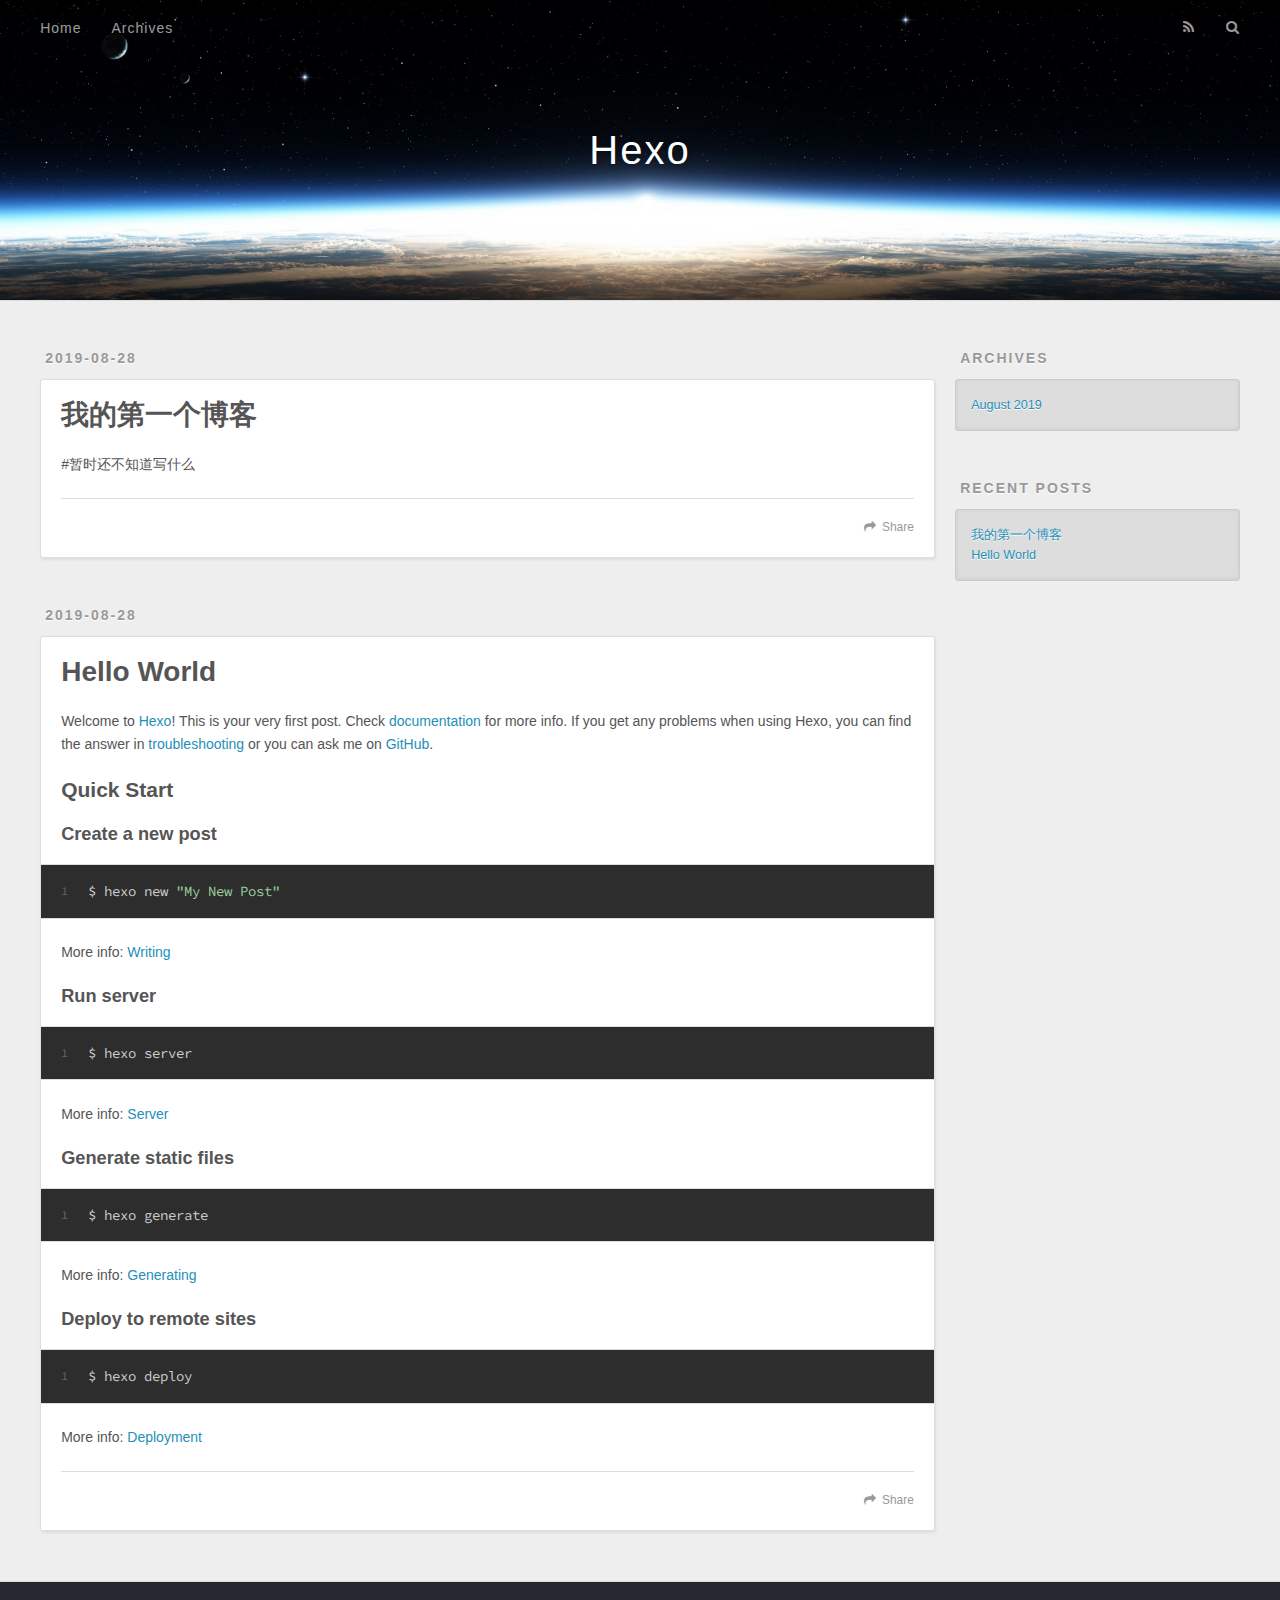
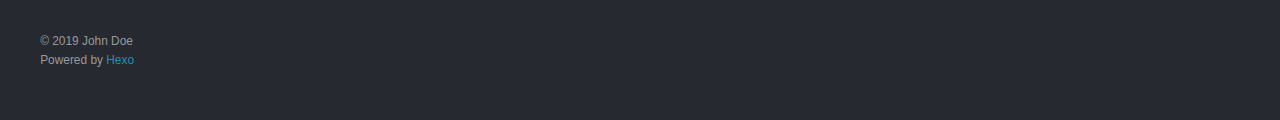
<file: index.html>
<!DOCTYPE html>
<html>
<head><meta name="generator" content="Hexo 3.9.0">
  <meta charset="utf-8">
  

  
  <title>Hexo</title>
  <meta name="viewport" content="width=device-width, initial-scale=1, maximum-scale=1">
  <meta property="og:type" content="website">
<meta property="og:title" content="Hexo">
<meta property="og:url" content="http://yoursite.com/index.html">
<meta property="og:site_name" content="Hexo">
<meta property="og:locale" content="en">
<meta name="twitter:card" content="summary">
<meta name="twitter:title" content="Hexo">
  
    <link rel="alternate" href="/atom.xml" title="Hexo" type="application/atom+xml">
  
  
    <link rel="icon" href="/favicon.png">
  
  
    <link href="//fonts.googleapis.com/css?family=Source+Code+Pro" rel="stylesheet" type="text/css">
  
  <link rel="stylesheet" href="/css/style.css">
</head>
</html>
<body>
  <div id="container">
    <div id="wrap">
      <header id="header">
  <div id="banner"></div>
  <div id="header-outer" class="outer">
    <div id="header-title" class="inner">
      <h1 id="logo-wrap">
        <a href="/" id="logo">Hexo</a>
      </h1>
      
    </div>
    <div id="header-inner" class="inner">
      <nav id="main-nav">
        <a id="main-nav-toggle" class="nav-icon"></a>
        
          <a class="main-nav-link" href="/">Home</a>
        
          <a class="main-nav-link" href="/archives">Archives</a>
        
      </nav>
      <nav id="sub-nav">
        
          <a id="nav-rss-link" class="nav-icon" href="/atom.xml" title="RSS Feed"></a>
        
        <a id="nav-search-btn" class="nav-icon" title="Search"></a>
      </nav>
      <div id="search-form-wrap">
        <form action="//google.com/search" method="get" accept-charset="UTF-8" class="search-form"><input type="search" name="q" class="search-form-input" placeholder="Search"><button type="submit" class="search-form-submit">&#xF002;</button><input type="hidden" name="sitesearch" value="http://yoursite.com"></form>
      </div>
    </div>
  </div>
</header>
      <div class="outer">
        <section id="main">
  
    <article id="post-我的第一个博客" class="article article-type-post" itemscope itemprop="blogPost">
  <div class="article-meta">
    <a href="/2019/08/28/我的第一个博客/" class="article-date">
  <time datetime="2019-08-28T11:53:03.000Z" itemprop="datePublished">2019-08-28</time>
</a>
    
  </div>
  <div class="article-inner">
    
    
      <header class="article-header">
        
  
    <h1 itemprop="name">
      <a class="article-title" href="/2019/08/28/我的第一个博客/">我的第一个博客</a>
    </h1>
  

      </header>
    
    <div class="article-entry" itemprop="articleBody">
      
        <p>#暂时还不知道写什么</p>

      
    </div>
    <footer class="article-footer">
      <a data-url="http://yoursite.com/2019/08/28/我的第一个博客/" data-id="cjzvec2fi0001rsv3olpv9hx6" class="article-share-link">Share</a>
      
      
    </footer>
  </div>
  
</article>


  
    <article id="post-hello-world" class="article article-type-post" itemscope itemprop="blogPost">
  <div class="article-meta">
    <a href="/2019/08/28/hello-world/" class="article-date">
  <time datetime="2019-08-28T10:41:55.092Z" itemprop="datePublished">2019-08-28</time>
</a>
    
  </div>
  <div class="article-inner">
    
    
      <header class="article-header">
        
  
    <h1 itemprop="name">
      <a class="article-title" href="/2019/08/28/hello-world/">Hello World</a>
    </h1>
  

      </header>
    
    <div class="article-entry" itemprop="articleBody">
      
        <p>Welcome to <a href="https://hexo.io/" target="_blank" rel="noopener">Hexo</a>! This is your very first post. Check <a href="https://hexo.io/docs/" target="_blank" rel="noopener">documentation</a> for more info. If you get any problems when using Hexo, you can find the answer in <a href="https://hexo.io/docs/troubleshooting.html" target="_blank" rel="noopener">troubleshooting</a> or you can ask me on <a href="https://github.com/hexojs/hexo/issues" target="_blank" rel="noopener">GitHub</a>.</p>
<h2 id="Quick-Start"><a href="#Quick-Start" class="headerlink" title="Quick Start"></a>Quick Start</h2><h3 id="Create-a-new-post"><a href="#Create-a-new-post" class="headerlink" title="Create a new post"></a>Create a new post</h3><figure class="highlight bash"><table><tr><td class="gutter"><pre><span class="line">1</span><br></pre></td><td class="code"><pre><span class="line">$ hexo new <span class="string">"My New Post"</span></span><br></pre></td></tr></table></figure>

<p>More info: <a href="https://hexo.io/docs/writing.html" target="_blank" rel="noopener">Writing</a></p>
<h3 id="Run-server"><a href="#Run-server" class="headerlink" title="Run server"></a>Run server</h3><figure class="highlight bash"><table><tr><td class="gutter"><pre><span class="line">1</span><br></pre></td><td class="code"><pre><span class="line">$ hexo server</span><br></pre></td></tr></table></figure>

<p>More info: <a href="https://hexo.io/docs/server.html" target="_blank" rel="noopener">Server</a></p>
<h3 id="Generate-static-files"><a href="#Generate-static-files" class="headerlink" title="Generate static files"></a>Generate static files</h3><figure class="highlight bash"><table><tr><td class="gutter"><pre><span class="line">1</span><br></pre></td><td class="code"><pre><span class="line">$ hexo generate</span><br></pre></td></tr></table></figure>

<p>More info: <a href="https://hexo.io/docs/generating.html" target="_blank" rel="noopener">Generating</a></p>
<h3 id="Deploy-to-remote-sites"><a href="#Deploy-to-remote-sites" class="headerlink" title="Deploy to remote sites"></a>Deploy to remote sites</h3><figure class="highlight bash"><table><tr><td class="gutter"><pre><span class="line">1</span><br></pre></td><td class="code"><pre><span class="line">$ hexo deploy</span><br></pre></td></tr></table></figure>

<p>More info: <a href="https://hexo.io/docs/deployment.html" target="_blank" rel="noopener">Deployment</a></p>

      
    </div>
    <footer class="article-footer">
      <a data-url="http://yoursite.com/2019/08/28/hello-world/" data-id="cjzvec2fc0000rsv3330ewxdw" class="article-share-link">Share</a>
      
      
    </footer>
  </div>
  
</article>


  


</section>
        
          <aside id="sidebar">
  
    

  
    

  
    
  
    
  <div class="widget-wrap">
    <h3 class="widget-title">Archives</h3>
    <div class="widget">
      <ul class="archive-list"><li class="archive-list-item"><a class="archive-list-link" href="/archives/2019/08/">August 2019</a></li></ul>
    </div>
  </div>


  
    
  <div class="widget-wrap">
    <h3 class="widget-title">Recent Posts</h3>
    <div class="widget">
      <ul>
        
          <li>
            <a href="/2019/08/28/我的第一个博客/">我的第一个博客</a>
          </li>
        
          <li>
            <a href="/2019/08/28/hello-world/">Hello World</a>
          </li>
        
      </ul>
    </div>
  </div>

  
</aside>
        
      </div>
      <footer id="footer">
  
  <div class="outer">
    <div id="footer-info" class="inner">
      &copy; 2019 John Doe<br>
      Powered by <a href="http://hexo.io/" target="_blank">Hexo</a>
    </div>
  </div>
</footer>
    </div>
    <nav id="mobile-nav">
  
    <a href="/" class="mobile-nav-link">Home</a>
  
    <a href="/archives" class="mobile-nav-link">Archives</a>
  
</nav>
    

<script src="//ajax.googleapis.com/ajax/libs/jquery/2.0.3/jquery.min.js"></script>


  <link rel="stylesheet" href="/fancybox/jquery.fancybox.css">
  <script src="/fancybox/jquery.fancybox.pack.js"></script>


<script src="/js/script.js"></script>



  </div>
</body>
</html>
</file>
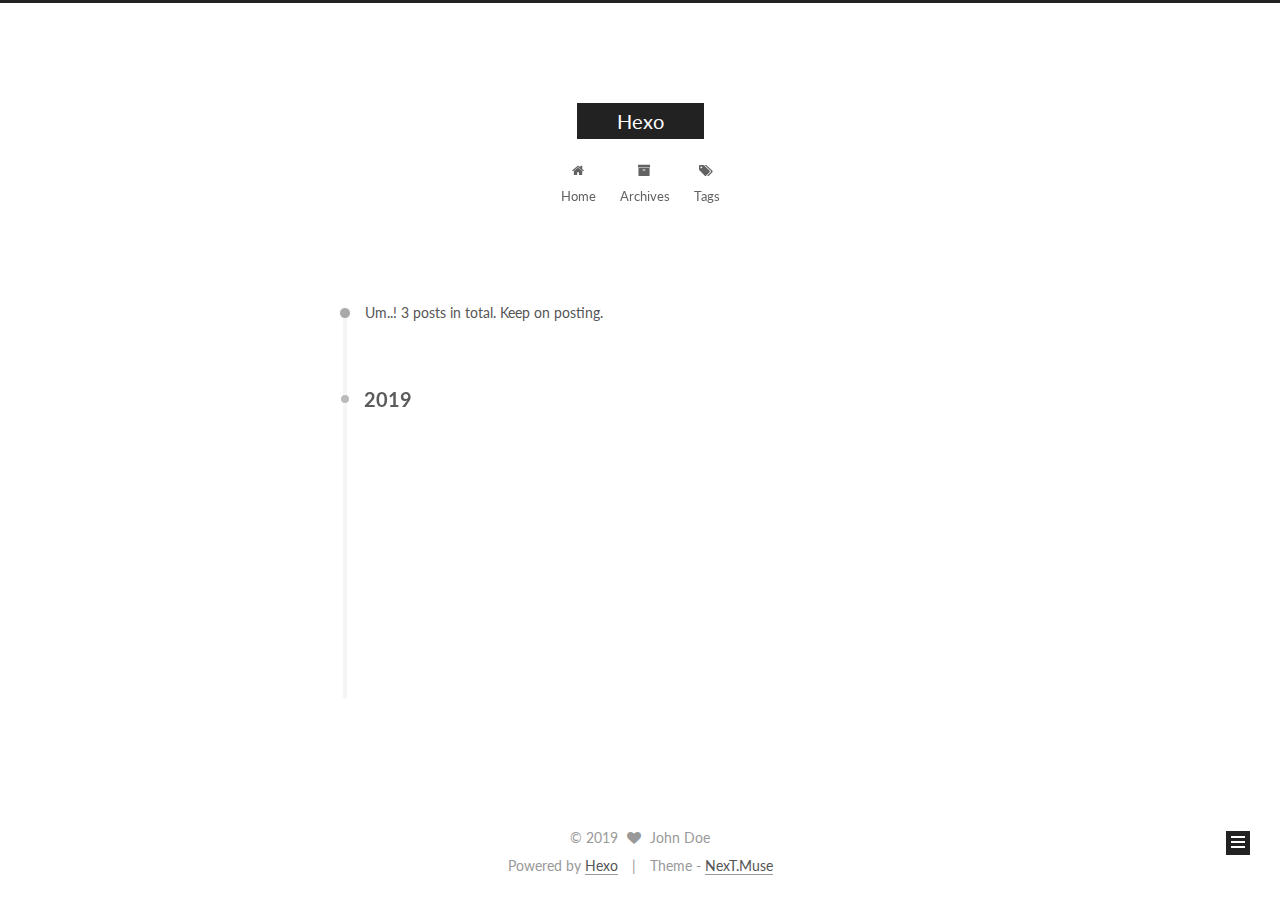
<file: archives/index.html>
<!DOCTYPE html>



  


<html class="theme-next muse use-motion" lang="en">
<head><meta name="generator" content="Hexo 3.9.0">
  <meta charset="UTF-8">
<meta http-equiv="X-UA-Compatible" content="IE=edge">
<meta name="viewport" content="width=device-width, initial-scale=1, maximum-scale=1">
<meta name="theme-color" content="#222">









<meta http-equiv="Cache-Control" content="no-transform">
<meta http-equiv="Cache-Control" content="no-siteapp">















  
  
  <link href="/lib/fancybox/source/jquery.fancybox.css?v=2.1.5" rel="stylesheet" type="text/css">




  
  
  
  

  
    
    
  

  

  

  

  

  
    
    
    <link href="//fonts.googleapis.com/css?family=Lato:300,300italic,400,400italic,700,700italic&subset=latin,latin-ext" rel="stylesheet" type="text/css">
  






<link href="/lib/font-awesome/css/font-awesome.min.css?v=4.6.2" rel="stylesheet" type="text/css">

<link href="/css/main.css?v=5.1.2" rel="stylesheet" type="text/css">


  <meta name="keywords" content="Hexo, NexT">








  <link rel="shortcut icon" type="image/x-icon" href="/favicon.ico?v=5.1.2">






<meta property="og:type" content="website">
<meta property="og:title" content="Hexo">
<meta property="og:url" content="http://yoursite.com/archives/index.html">
<meta property="og:site_name" content="Hexo">
<meta property="og:locale" content="en">
<meta name="twitter:card" content="summary">
<meta name="twitter:title" content="Hexo">



<script type="text/javascript" id="hexo.configurations">
  var NexT = window.NexT || {};
  var CONFIG = {
    root: '/',
    scheme: 'Muse',
    sidebar: {"position":"left","display":"post","offset":12,"offset_float":12,"b2t":false,"scrollpercent":false,"onmobile":false},
    fancybox: true,
    tabs: true,
    motion: true,
    duoshuo: {
      userId: '0',
      author: 'Author'
    },
    algolia: {
      applicationID: '',
      apiKey: '',
      indexName: '',
      hits: {"per_page":10},
      labels: {"input_placeholder":"Search for Posts","hits_empty":"We didn't find any results for the search: ${query}","hits_stats":"${hits} results found in ${time} ms"}
    }
  };
</script>



  <link rel="canonical" href="http://yoursite.com/archives/">





  <title>Archive | Hexo</title>
  














</head>

<body itemscope itemtype="http://schema.org/WebPage" lang="en">

  
  
    
  

  <div class="container sidebar-position-left  page-archive  ">
    <div class="headband"></div>

    <header id="header" class="header" itemscope itemtype="http://schema.org/WPHeader">
      <div class="header-inner"><div class="site-brand-wrapper">
  <div class="site-meta ">
    

    <div class="custom-logo-site-title">
      <a href="/" class="brand" rel="start">
        <span class="logo-line-before"><i></i></span>
        <span class="site-title">Hexo</span>
        <span class="logo-line-after"><i></i></span>
      </a>
    </div>
      
        <p class="site-subtitle"></p>
      
  </div>

  <div class="site-nav-toggle">
    <button>
      <span class="btn-bar"></span>
      <span class="btn-bar"></span>
      <span class="btn-bar"></span>
    </button>
  </div>
</div>

<nav class="site-nav">
  

  
    <ul id="menu" class="menu">
      
        
        <li class="menu-item menu-item-home">
          <a href="/" rel="section">
            
              <i class="menu-item-icon fa fa-fw fa-home"></i> <br>
            
            Home
          </a>
        </li>
      
        
        <li class="menu-item menu-item-archives">
          <a href="/archives/" rel="section">
            
              <i class="menu-item-icon fa fa-fw fa-archive"></i> <br>
            
            Archives
          </a>
        </li>
      
        
        <li class="menu-item menu-item-tags">
          <a href="/tags/" rel="section">
            
              <i class="menu-item-icon fa fa-fw fa-tags"></i> <br>
            
            Tags
          </a>
        </li>
      

      
    </ul>
  

  
</nav>



 </div>
    </header>

    <main id="main" class="main">
      <div class="main-inner">
        <div class="content-wrap">
          <div id="content" class="content">
            

  
  
  
  <div class="post-block archive">
    <div id="posts" class="posts-collapse">
      <span class="archive-move-on"></span>

      <span class="archive-page-counter">
        
        
        
          
        
        Um..! 3 posts in total. Keep on posting.
      </span>

      

        
        
        

        
          
          <div class="collection-title">
            <h2 class="archive-year motion-element" id="archive-year-2019">2019</h2>
          </div>
        
        

        

  <article class="post post-type-normal" itemscope itemtype="http://schema.org/Article">
    <header class="post-header">

      <h2 class="post-title">
        
            <a class="post-title-link" href="/2019/09/11/我的第二篇博客/" itemprop="url">
              
                <span itemprop="name">电脑蓝屏怎么办</span>
              
            </a>
        
      </h2>

      <div class="post-meta">
        <time class="post-time" itemprop="dateCreated" datetime="2019-09-11T23:54:41+08:00" content="2019-09-11">
          09-11
        </time>
      </div>

    </header>
  </article>



      

        
        
        

        
        

        

  <article class="post post-type-normal" itemscope itemtype="http://schema.org/Article">
    <header class="post-header">

      <h2 class="post-title">
        
            <a class="post-title-link" href="/2019/08/28/我的第一个博客/" itemprop="url">
              
                <span itemprop="name">我的第一个博客</span>
              
            </a>
        
      </h2>

      <div class="post-meta">
        <time class="post-time" itemprop="dateCreated" datetime="2019-08-28T19:53:03+08:00" content="2019-08-28">
          08-28
        </time>
      </div>

    </header>
  </article>



      

        
        
        

        
        

        

  <article class="post post-type-normal" itemscope itemtype="http://schema.org/Article">
    <header class="post-header">

      <h2 class="post-title">
        
            <a class="post-title-link" href="/2019/08/28/hello-world/" itemprop="url">
              
                <span itemprop="name">Hello World</span>
              
            </a>
        
      </h2>

      <div class="post-meta">
        <time class="post-time" itemprop="dateCreated" datetime="2019-08-28T18:41:55+08:00" content="2019-08-28">
          08-28
        </time>
      </div>

    </header>
  </article>



      

    </div>
  </div>
  
  
  

  



          </div>
          


          

        </div>
        
          
  
  <div class="sidebar-toggle">
    <div class="sidebar-toggle-line-wrap">
      <span class="sidebar-toggle-line sidebar-toggle-line-first"></span>
      <span class="sidebar-toggle-line sidebar-toggle-line-middle"></span>
      <span class="sidebar-toggle-line sidebar-toggle-line-last"></span>
    </div>
  </div>

  <aside id="sidebar" class="sidebar">
    
    <div class="sidebar-inner">

      

      

      <section class="site-overview sidebar-panel sidebar-panel-active">
        <div class="site-author motion-element" itemprop="author" itemscope itemtype="http://schema.org/Person">
          <img class="site-author-image" itemprop="image" src="/images/avatar.gif" alt="John Doe">
          <p class="site-author-name" itemprop="name">John Doe</p>
           
              <p class="site-description motion-element" itemprop="description"></p>
          
        </div>
        <nav class="site-state motion-element">

          
            <div class="site-state-item site-state-posts">
              <a href="/archives/">
                <span class="site-state-item-count">3</span>
                <span class="site-state-item-name">posts</span>
              </a>
            </div>
          

          

          
            
            
            <div class="site-state-item site-state-tags">
              
                <span class="site-state-item-count">1</span>
                <span class="site-state-item-name">tags</span>
              
            </div>
          

        </nav>

        

        <div class="links-of-author motion-element">
          
        </div>

        
        

        
        

        


      </section>

      

      

    </div>
  </aside>


        
      </div>
    </main>

    <footer id="footer" class="footer">
      <div class="footer-inner">
        <div class="copyright">
  
  &copy; 
  <span itemprop="copyrightYear">2019</span>
  <span class="with-love">
    <i class="fa fa-heart"></i>
  </span>
  <span class="author" itemprop="copyrightHolder">John Doe</span>
</div>


<div class="powered-by">
  Powered by <a class="theme-link" href="https://hexo.io">Hexo</a>
</div>

<div class="theme-info">
  Theme -
  <a class="theme-link" href="https://github.com/iissnan/hexo-theme-next">
    NexT.Muse
  </a>
</div>


        

        
      </div>
    </footer>

    
      <div class="back-to-top">
        <i class="fa fa-arrow-up"></i>
        
      </div>
    

  </div>

  

<script type="text/javascript">
  if (Object.prototype.toString.call(window.Promise) !== '[object Function]') {
    window.Promise = null;
  }
</script>









  












  
  <script type="text/javascript" src="/lib/jquery/index.js?v=2.1.3"></script>

  
  <script type="text/javascript" src="/lib/fastclick/lib/fastclick.min.js?v=1.0.6"></script>

  
  <script type="text/javascript" src="/lib/jquery_lazyload/jquery.lazyload.js?v=1.9.7"></script>

  
  <script type="text/javascript" src="/lib/velocity/velocity.min.js?v=1.2.1"></script>

  
  <script type="text/javascript" src="/lib/velocity/velocity.ui.min.js?v=1.2.1"></script>

  
  <script type="text/javascript" src="/lib/fancybox/source/jquery.fancybox.pack.js?v=2.1.5"></script>


  


  <script type="text/javascript" src="/js/src/utils.js?v=5.1.2"></script>

  <script type="text/javascript" src="/js/src/motion.js?v=5.1.2"></script>



  
  

  
  
    <script type="text/javascript" id="motion.page.archive">
      $('.archive-year').velocity('transition.slideLeftIn');
    </script>
  


  


  <script type="text/javascript" src="/js/src/bootstrap.js?v=5.1.2"></script>



  


  




	





  





  






  





  

  

  

  

  

  

</body>
</html>
</file>
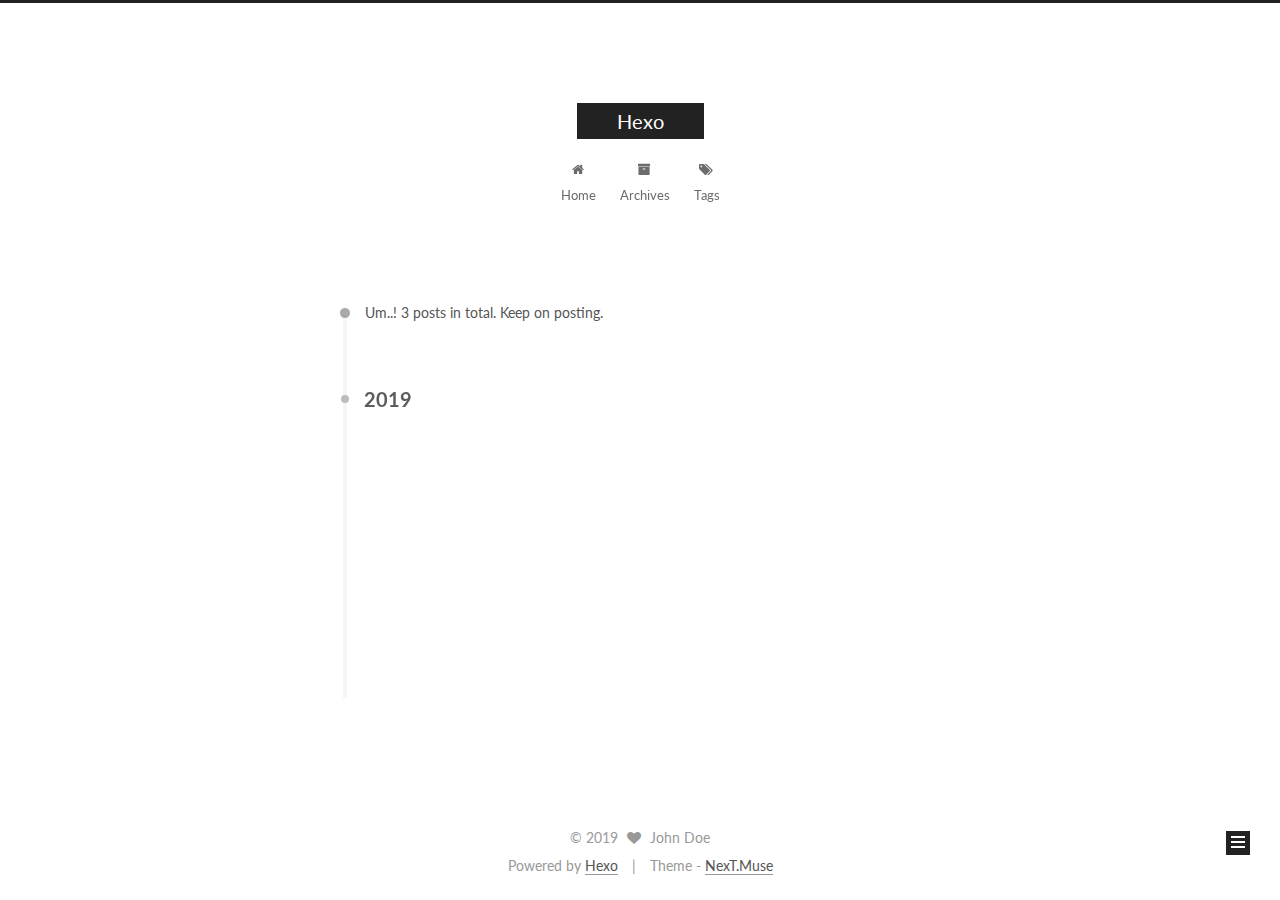
<file: archives/2019/index.html>
<!DOCTYPE html>



  


<html class="theme-next muse use-motion" lang="en">
<head><meta name="generator" content="Hexo 3.9.0">
  <meta charset="UTF-8">
<meta http-equiv="X-UA-Compatible" content="IE=edge">
<meta name="viewport" content="width=device-width, initial-scale=1, maximum-scale=1">
<meta name="theme-color" content="#222">









<meta http-equiv="Cache-Control" content="no-transform">
<meta http-equiv="Cache-Control" content="no-siteapp">















  
  
  <link href="/lib/fancybox/source/jquery.fancybox.css?v=2.1.5" rel="stylesheet" type="text/css">




  
  
  
  

  
    
    
  

  

  

  

  

  
    
    
    <link href="//fonts.googleapis.com/css?family=Lato:300,300italic,400,400italic,700,700italic&subset=latin,latin-ext" rel="stylesheet" type="text/css">
  






<link href="/lib/font-awesome/css/font-awesome.min.css?v=4.6.2" rel="stylesheet" type="text/css">

<link href="/css/main.css?v=5.1.2" rel="stylesheet" type="text/css">


  <meta name="keywords" content="Hexo, NexT">








  <link rel="shortcut icon" type="image/x-icon" href="/favicon.ico?v=5.1.2">






<meta property="og:type" content="website">
<meta property="og:title" content="Hexo">
<meta property="og:url" content="http://yoursite.com/archives/2019/index.html">
<meta property="og:site_name" content="Hexo">
<meta property="og:locale" content="en">
<meta name="twitter:card" content="summary">
<meta name="twitter:title" content="Hexo">



<script type="text/javascript" id="hexo.configurations">
  var NexT = window.NexT || {};
  var CONFIG = {
    root: '/',
    scheme: 'Muse',
    sidebar: {"position":"left","display":"post","offset":12,"offset_float":12,"b2t":false,"scrollpercent":false,"onmobile":false},
    fancybox: true,
    tabs: true,
    motion: true,
    duoshuo: {
      userId: '0',
      author: 'Author'
    },
    algolia: {
      applicationID: '',
      apiKey: '',
      indexName: '',
      hits: {"per_page":10},
      labels: {"input_placeholder":"Search for Posts","hits_empty":"We didn't find any results for the search: ${query}","hits_stats":"${hits} results found in ${time} ms"}
    }
  };
</script>



  <link rel="canonical" href="http://yoursite.com/archives/2019/">





  <title>Archive | Hexo</title>
  














</head>

<body itemscope itemtype="http://schema.org/WebPage" lang="en">

  
  
    
  

  <div class="container sidebar-position-left  page-archive  ">
    <div class="headband"></div>

    <header id="header" class="header" itemscope itemtype="http://schema.org/WPHeader">
      <div class="header-inner"><div class="site-brand-wrapper">
  <div class="site-meta ">
    

    <div class="custom-logo-site-title">
      <a href="/" class="brand" rel="start">
        <span class="logo-line-before"><i></i></span>
        <span class="site-title">Hexo</span>
        <span class="logo-line-after"><i></i></span>
      </a>
    </div>
      
        <p class="site-subtitle"></p>
      
  </div>

  <div class="site-nav-toggle">
    <button>
      <span class="btn-bar"></span>
      <span class="btn-bar"></span>
      <span class="btn-bar"></span>
    </button>
  </div>
</div>

<nav class="site-nav">
  

  
    <ul id="menu" class="menu">
      
        
        <li class="menu-item menu-item-home">
          <a href="/" rel="section">
            
              <i class="menu-item-icon fa fa-fw fa-home"></i> <br>
            
            Home
          </a>
        </li>
      
        
        <li class="menu-item menu-item-archives">
          <a href="/archives/" rel="section">
            
              <i class="menu-item-icon fa fa-fw fa-archive"></i> <br>
            
            Archives
          </a>
        </li>
      
        
        <li class="menu-item menu-item-tags">
          <a href="/tags/" rel="section">
            
              <i class="menu-item-icon fa fa-fw fa-tags"></i> <br>
            
            Tags
          </a>
        </li>
      

      
    </ul>
  

  
</nav>



 </div>
    </header>

    <main id="main" class="main">
      <div class="main-inner">
        <div class="content-wrap">
          <div id="content" class="content">
            

  
  
  
  <div class="post-block archive">
    <div id="posts" class="posts-collapse">
      <span class="archive-move-on"></span>

      <span class="archive-page-counter">
        
        
        
          
        
        Um..! 3 posts in total. Keep on posting.
      </span>

      

        
        
        

        
          
          <div class="collection-title">
            <h2 class="archive-year motion-element" id="archive-year-2019">2019</h2>
          </div>
        
        

        

  <article class="post post-type-normal" itemscope itemtype="http://schema.org/Article">
    <header class="post-header">

      <h2 class="post-title">
        
            <a class="post-title-link" href="/2019/09/11/我的第二篇博客/" itemprop="url">
              
                <span itemprop="name">电脑蓝屏怎么办</span>
              
            </a>
        
      </h2>

      <div class="post-meta">
        <time class="post-time" itemprop="dateCreated" datetime="2019-09-11T23:54:41+08:00" content="2019-09-11">
          09-11
        </time>
      </div>

    </header>
  </article>



      

        
        
        

        
        

        

  <article class="post post-type-normal" itemscope itemtype="http://schema.org/Article">
    <header class="post-header">

      <h2 class="post-title">
        
            <a class="post-title-link" href="/2019/08/28/我的第一个博客/" itemprop="url">
              
                <span itemprop="name">我的第一个博客</span>
              
            </a>
        
      </h2>

      <div class="post-meta">
        <time class="post-time" itemprop="dateCreated" datetime="2019-08-28T19:53:03+08:00" content="2019-08-28">
          08-28
        </time>
      </div>

    </header>
  </article>



      

        
        
        

        
        

        

  <article class="post post-type-normal" itemscope itemtype="http://schema.org/Article">
    <header class="post-header">

      <h2 class="post-title">
        
            <a class="post-title-link" href="/2019/08/28/hello-world/" itemprop="url">
              
                <span itemprop="name">Hello World</span>
              
            </a>
        
      </h2>

      <div class="post-meta">
        <time class="post-time" itemprop="dateCreated" datetime="2019-08-28T18:41:55+08:00" content="2019-08-28">
          08-28
        </time>
      </div>

    </header>
  </article>



      

    </div>
  </div>
  
  
  

  



          </div>
          


          

        </div>
        
          
  
  <div class="sidebar-toggle">
    <div class="sidebar-toggle-line-wrap">
      <span class="sidebar-toggle-line sidebar-toggle-line-first"></span>
      <span class="sidebar-toggle-line sidebar-toggle-line-middle"></span>
      <span class="sidebar-toggle-line sidebar-toggle-line-last"></span>
    </div>
  </div>

  <aside id="sidebar" class="sidebar">
    
    <div class="sidebar-inner">

      

      

      <section class="site-overview sidebar-panel sidebar-panel-active">
        <div class="site-author motion-element" itemprop="author" itemscope itemtype="http://schema.org/Person">
          <img class="site-author-image" itemprop="image" src="/images/avatar.gif" alt="John Doe">
          <p class="site-author-name" itemprop="name">John Doe</p>
           
              <p class="site-description motion-element" itemprop="description"></p>
          
        </div>
        <nav class="site-state motion-element">

          
            <div class="site-state-item site-state-posts">
              <a href="/archives/">
                <span class="site-state-item-count">3</span>
                <span class="site-state-item-name">posts</span>
              </a>
            </div>
          

          

          
            
            
            <div class="site-state-item site-state-tags">
              
                <span class="site-state-item-count">1</span>
                <span class="site-state-item-name">tags</span>
              
            </div>
          

        </nav>

        

        <div class="links-of-author motion-element">
          
        </div>

        
        

        
        

        


      </section>

      

      

    </div>
  </aside>


        
      </div>
    </main>

    <footer id="footer" class="footer">
      <div class="footer-inner">
        <div class="copyright">
  
  &copy; 
  <span itemprop="copyrightYear">2019</span>
  <span class="with-love">
    <i class="fa fa-heart"></i>
  </span>
  <span class="author" itemprop="copyrightHolder">John Doe</span>
</div>


<div class="powered-by">
  Powered by <a class="theme-link" href="https://hexo.io">Hexo</a>
</div>

<div class="theme-info">
  Theme -
  <a class="theme-link" href="https://github.com/iissnan/hexo-theme-next">
    NexT.Muse
  </a>
</div>


        

        
      </div>
    </footer>

    
      <div class="back-to-top">
        <i class="fa fa-arrow-up"></i>
        
      </div>
    

  </div>

  

<script type="text/javascript">
  if (Object.prototype.toString.call(window.Promise) !== '[object Function]') {
    window.Promise = null;
  }
</script>









  












  
  <script type="text/javascript" src="/lib/jquery/index.js?v=2.1.3"></script>

  
  <script type="text/javascript" src="/lib/fastclick/lib/fastclick.min.js?v=1.0.6"></script>

  
  <script type="text/javascript" src="/lib/jquery_lazyload/jquery.lazyload.js?v=1.9.7"></script>

  
  <script type="text/javascript" src="/lib/velocity/velocity.min.js?v=1.2.1"></script>

  
  <script type="text/javascript" src="/lib/velocity/velocity.ui.min.js?v=1.2.1"></script>

  
  <script type="text/javascript" src="/lib/fancybox/source/jquery.fancybox.pack.js?v=2.1.5"></script>


  


  <script type="text/javascript" src="/js/src/utils.js?v=5.1.2"></script>

  <script type="text/javascript" src="/js/src/motion.js?v=5.1.2"></script>



  
  

  
  
    <script type="text/javascript" id="motion.page.archive">
      $('.archive-year').velocity('transition.slideLeftIn');
    </script>
  


  


  <script type="text/javascript" src="/js/src/bootstrap.js?v=5.1.2"></script>



  


  




	





  





  






  





  

  

  

  

  

  

</body>
</html>
</file>
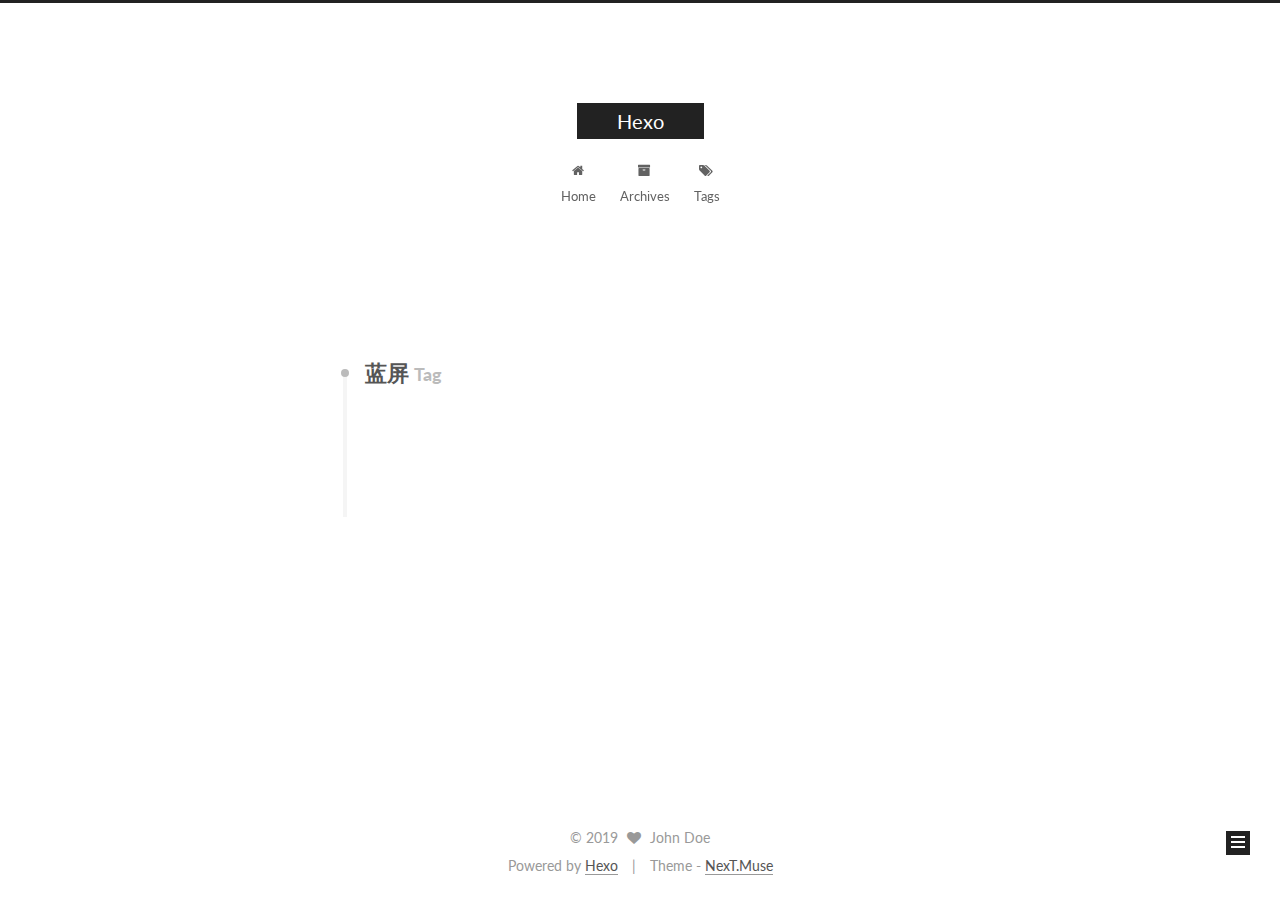
<file: tags/蓝屏/index.html>
<!DOCTYPE html>



  


<html class="theme-next muse use-motion" lang="en">
<head><meta name="generator" content="Hexo 3.9.0">
  <meta charset="UTF-8">
<meta http-equiv="X-UA-Compatible" content="IE=edge">
<meta name="viewport" content="width=device-width, initial-scale=1, maximum-scale=1">
<meta name="theme-color" content="#222">









<meta http-equiv="Cache-Control" content="no-transform">
<meta http-equiv="Cache-Control" content="no-siteapp">















  
  
  <link href="/lib/fancybox/source/jquery.fancybox.css?v=2.1.5" rel="stylesheet" type="text/css">




  
  
  
  

  
    
    
  

  

  

  

  

  
    
    
    <link href="//fonts.googleapis.com/css?family=Lato:300,300italic,400,400italic,700,700italic&subset=latin,latin-ext" rel="stylesheet" type="text/css">
  






<link href="/lib/font-awesome/css/font-awesome.min.css?v=4.6.2" rel="stylesheet" type="text/css">

<link href="/css/main.css?v=5.1.2" rel="stylesheet" type="text/css">


  <meta name="keywords" content="Hexo, NexT">








  <link rel="shortcut icon" type="image/x-icon" href="/favicon.ico?v=5.1.2">






<meta property="og:type" content="website">
<meta property="og:title" content="Hexo">
<meta property="og:url" content="http://yoursite.com/tags/蓝屏/index.html">
<meta property="og:site_name" content="Hexo">
<meta property="og:locale" content="en">
<meta name="twitter:card" content="summary">
<meta name="twitter:title" content="Hexo">



<script type="text/javascript" id="hexo.configurations">
  var NexT = window.NexT || {};
  var CONFIG = {
    root: '/',
    scheme: 'Muse',
    sidebar: {"position":"left","display":"post","offset":12,"offset_float":12,"b2t":false,"scrollpercent":false,"onmobile":false},
    fancybox: true,
    tabs: true,
    motion: true,
    duoshuo: {
      userId: '0',
      author: 'Author'
    },
    algolia: {
      applicationID: '',
      apiKey: '',
      indexName: '',
      hits: {"per_page":10},
      labels: {"input_placeholder":"Search for Posts","hits_empty":"We didn't find any results for the search: ${query}","hits_stats":"${hits} results found in ${time} ms"}
    }
  };
</script>



  <link rel="canonical" href="http://yoursite.com/tags/蓝屏/">





  <title>Tag: 蓝屏 | Hexo</title>
  














</head>

<body itemscope itemtype="http://schema.org/WebPage" lang="en">

  
  
    
  

  <div class="container sidebar-position-left  ">
    <div class="headband"></div>

    <header id="header" class="header" itemscope itemtype="http://schema.org/WPHeader">
      <div class="header-inner"><div class="site-brand-wrapper">
  <div class="site-meta ">
    

    <div class="custom-logo-site-title">
      <a href="/" class="brand" rel="start">
        <span class="logo-line-before"><i></i></span>
        <span class="site-title">Hexo</span>
        <span class="logo-line-after"><i></i></span>
      </a>
    </div>
      
        <p class="site-subtitle"></p>
      
  </div>

  <div class="site-nav-toggle">
    <button>
      <span class="btn-bar"></span>
      <span class="btn-bar"></span>
      <span class="btn-bar"></span>
    </button>
  </div>
</div>

<nav class="site-nav">
  

  
    <ul id="menu" class="menu">
      
        
        <li class="menu-item menu-item-home">
          <a href="/" rel="section">
            
              <i class="menu-item-icon fa fa-fw fa-home"></i> <br>
            
            Home
          </a>
        </li>
      
        
        <li class="menu-item menu-item-archives">
          <a href="/archives/" rel="section">
            
              <i class="menu-item-icon fa fa-fw fa-archive"></i> <br>
            
            Archives
          </a>
        </li>
      
        
        <li class="menu-item menu-item-tags">
          <a href="/tags/" rel="section">
            
              <i class="menu-item-icon fa fa-fw fa-tags"></i> <br>
            
            Tags
          </a>
        </li>
      

      
    </ul>
  

  
</nav>



 </div>
    </header>

    <main id="main" class="main">
      <div class="main-inner">
        <div class="content-wrap">
          <div id="content" class="content">
            

  
  
  
  <div class="post-block tag">

    <div id="posts" class="posts-collapse">
      <div class="collection-title">
        <h1>蓝屏<small>Tag</small>
        </h1>
      </div>

      
        

  <article class="post post-type-normal" itemscope itemtype="http://schema.org/Article">
    <header class="post-header">

      <h2 class="post-title">
        
            <a class="post-title-link" href="/2019/09/11/我的第二篇博客/" itemprop="url">
              
                <span itemprop="name">电脑蓝屏怎么办</span>
              
            </a>
        
      </h2>

      <div class="post-meta">
        <time class="post-time" itemprop="dateCreated" datetime="2019-09-11T23:54:41+08:00" content="2019-09-11">
          09-11
        </time>
      </div>

    </header>
  </article>


      
    </div>

  </div>
  
  
  

  


          </div>
          


          

        </div>
        
          
  
  <div class="sidebar-toggle">
    <div class="sidebar-toggle-line-wrap">
      <span class="sidebar-toggle-line sidebar-toggle-line-first"></span>
      <span class="sidebar-toggle-line sidebar-toggle-line-middle"></span>
      <span class="sidebar-toggle-line sidebar-toggle-line-last"></span>
    </div>
  </div>

  <aside id="sidebar" class="sidebar">
    
    <div class="sidebar-inner">

      

      

      <section class="site-overview sidebar-panel sidebar-panel-active">
        <div class="site-author motion-element" itemprop="author" itemscope itemtype="http://schema.org/Person">
          <img class="site-author-image" itemprop="image" src="/images/avatar.gif" alt="John Doe">
          <p class="site-author-name" itemprop="name">John Doe</p>
           
              <p class="site-description motion-element" itemprop="description"></p>
          
        </div>
        <nav class="site-state motion-element">

          
            <div class="site-state-item site-state-posts">
              <a href="/archives/">
                <span class="site-state-item-count">3</span>
                <span class="site-state-item-name">posts</span>
              </a>
            </div>
          

          

          
            
            
            <div class="site-state-item site-state-tags">
              
                <span class="site-state-item-count">1</span>
                <span class="site-state-item-name">tags</span>
              
            </div>
          

        </nav>

        

        <div class="links-of-author motion-element">
          
        </div>

        
        

        
        

        


      </section>

      

      

    </div>
  </aside>


        
      </div>
    </main>

    <footer id="footer" class="footer">
      <div class="footer-inner">
        <div class="copyright">
  
  &copy; 
  <span itemprop="copyrightYear">2019</span>
  <span class="with-love">
    <i class="fa fa-heart"></i>
  </span>
  <span class="author" itemprop="copyrightHolder">John Doe</span>
</div>


<div class="powered-by">
  Powered by <a class="theme-link" href="https://hexo.io">Hexo</a>
</div>

<div class="theme-info">
  Theme -
  <a class="theme-link" href="https://github.com/iissnan/hexo-theme-next">
    NexT.Muse
  </a>
</div>


        

        
      </div>
    </footer>

    
      <div class="back-to-top">
        <i class="fa fa-arrow-up"></i>
        
      </div>
    

  </div>

  

<script type="text/javascript">
  if (Object.prototype.toString.call(window.Promise) !== '[object Function]') {
    window.Promise = null;
  }
</script>









  












  
  <script type="text/javascript" src="/lib/jquery/index.js?v=2.1.3"></script>

  
  <script type="text/javascript" src="/lib/fastclick/lib/fastclick.min.js?v=1.0.6"></script>

  
  <script type="text/javascript" src="/lib/jquery_lazyload/jquery.lazyload.js?v=1.9.7"></script>

  
  <script type="text/javascript" src="/lib/velocity/velocity.min.js?v=1.2.1"></script>

  
  <script type="text/javascript" src="/lib/velocity/velocity.ui.min.js?v=1.2.1"></script>

  
  <script type="text/javascript" src="/lib/fancybox/source/jquery.fancybox.pack.js?v=2.1.5"></script>


  


  <script type="text/javascript" src="/js/src/utils.js?v=5.1.2"></script>

  <script type="text/javascript" src="/js/src/motion.js?v=5.1.2"></script>



  
  

  
    <script type="text/javascript" src="/js/src/scrollspy.js?v=5.1.2"></script>
<script type="text/javascript" src="/js/src/post-details.js?v=5.1.2"></script>

  

  


  <script type="text/javascript" src="/js/src/bootstrap.js?v=5.1.2"></script>



  


  




	





  





  






  





  

  

  

  

  

  

</body>
</html>
</file>
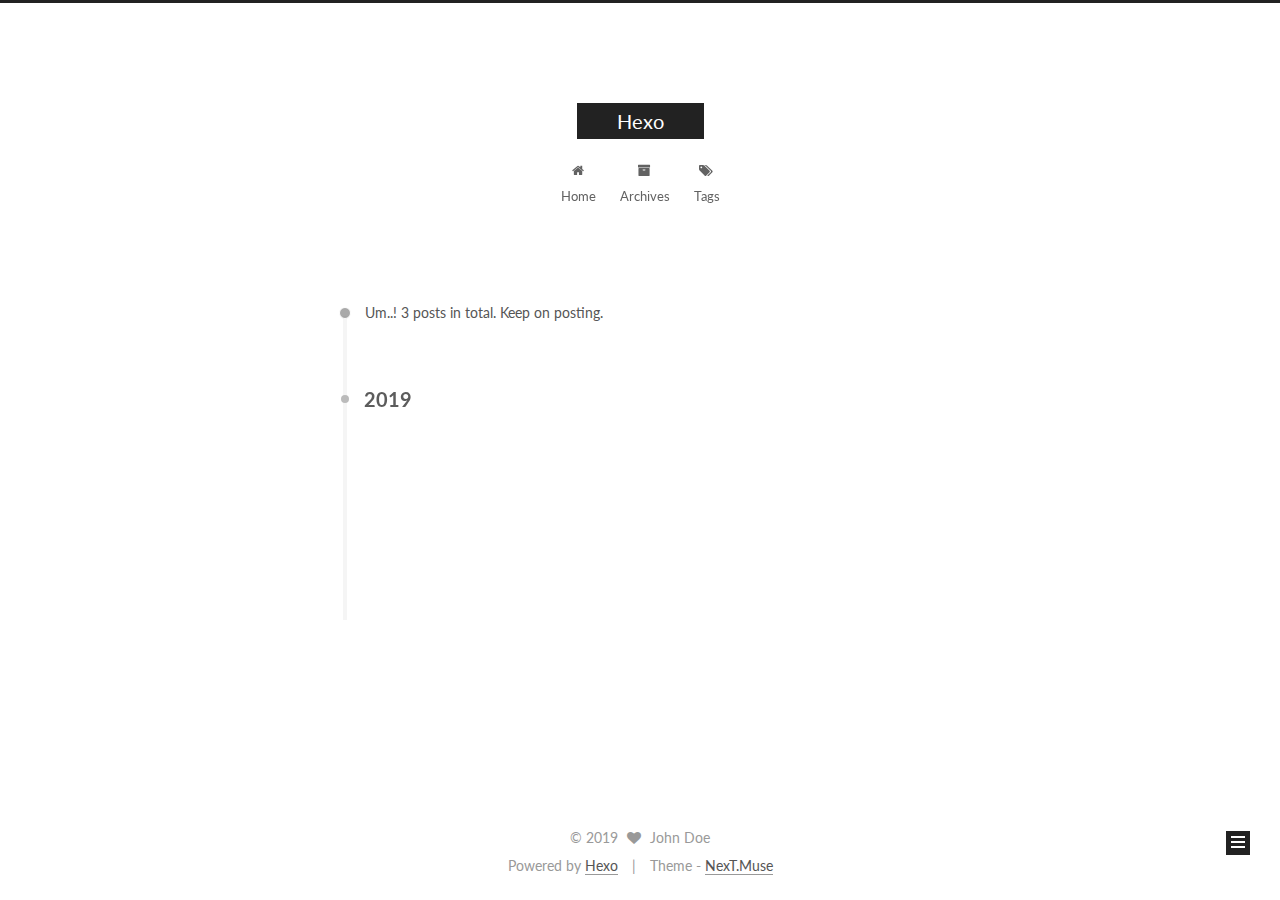
<file: archives/2019/08/index.html>
<!DOCTYPE html>



  


<html class="theme-next muse use-motion" lang="en">
<head><meta name="generator" content="Hexo 3.9.0">
  <meta charset="UTF-8">
<meta http-equiv="X-UA-Compatible" content="IE=edge">
<meta name="viewport" content="width=device-width, initial-scale=1, maximum-scale=1">
<meta name="theme-color" content="#222">









<meta http-equiv="Cache-Control" content="no-transform">
<meta http-equiv="Cache-Control" content="no-siteapp">















  
  
  <link href="/lib/fancybox/source/jquery.fancybox.css?v=2.1.5" rel="stylesheet" type="text/css">




  
  
  
  

  
    
    
  

  

  

  

  

  
    
    
    <link href="//fonts.googleapis.com/css?family=Lato:300,300italic,400,400italic,700,700italic&subset=latin,latin-ext" rel="stylesheet" type="text/css">
  






<link href="/lib/font-awesome/css/font-awesome.min.css?v=4.6.2" rel="stylesheet" type="text/css">

<link href="/css/main.css?v=5.1.2" rel="stylesheet" type="text/css">


  <meta name="keywords" content="Hexo, NexT">








  <link rel="shortcut icon" type="image/x-icon" href="/favicon.ico?v=5.1.2">






<meta property="og:type" content="website">
<meta property="og:title" content="Hexo">
<meta property="og:url" content="http://yoursite.com/archives/2019/08/index.html">
<meta property="og:site_name" content="Hexo">
<meta property="og:locale" content="en">
<meta name="twitter:card" content="summary">
<meta name="twitter:title" content="Hexo">



<script type="text/javascript" id="hexo.configurations">
  var NexT = window.NexT || {};
  var CONFIG = {
    root: '/',
    scheme: 'Muse',
    sidebar: {"position":"left","display":"post","offset":12,"offset_float":12,"b2t":false,"scrollpercent":false,"onmobile":false},
    fancybox: true,
    tabs: true,
    motion: true,
    duoshuo: {
      userId: '0',
      author: 'Author'
    },
    algolia: {
      applicationID: '',
      apiKey: '',
      indexName: '',
      hits: {"per_page":10},
      labels: {"input_placeholder":"Search for Posts","hits_empty":"We didn't find any results for the search: ${query}","hits_stats":"${hits} results found in ${time} ms"}
    }
  };
</script>



  <link rel="canonical" href="http://yoursite.com/archives/2019/08/">





  <title>Archive | Hexo</title>
  














</head>

<body itemscope itemtype="http://schema.org/WebPage" lang="en">

  
  
    
  

  <div class="container sidebar-position-left  page-archive  ">
    <div class="headband"></div>

    <header id="header" class="header" itemscope itemtype="http://schema.org/WPHeader">
      <div class="header-inner"><div class="site-brand-wrapper">
  <div class="site-meta ">
    

    <div class="custom-logo-site-title">
      <a href="/" class="brand" rel="start">
        <span class="logo-line-before"><i></i></span>
        <span class="site-title">Hexo</span>
        <span class="logo-line-after"><i></i></span>
      </a>
    </div>
      
        <p class="site-subtitle"></p>
      
  </div>

  <div class="site-nav-toggle">
    <button>
      <span class="btn-bar"></span>
      <span class="btn-bar"></span>
      <span class="btn-bar"></span>
    </button>
  </div>
</div>

<nav class="site-nav">
  

  
    <ul id="menu" class="menu">
      
        
        <li class="menu-item menu-item-home">
          <a href="/" rel="section">
            
              <i class="menu-item-icon fa fa-fw fa-home"></i> <br>
            
            Home
          </a>
        </li>
      
        
        <li class="menu-item menu-item-archives">
          <a href="/archives/" rel="section">
            
              <i class="menu-item-icon fa fa-fw fa-archive"></i> <br>
            
            Archives
          </a>
        </li>
      
        
        <li class="menu-item menu-item-tags">
          <a href="/tags/" rel="section">
            
              <i class="menu-item-icon fa fa-fw fa-tags"></i> <br>
            
            Tags
          </a>
        </li>
      

      
    </ul>
  

  
</nav>



 </div>
    </header>

    <main id="main" class="main">
      <div class="main-inner">
        <div class="content-wrap">
          <div id="content" class="content">
            

  
  
  
  <div class="post-block archive">
    <div id="posts" class="posts-collapse">
      <span class="archive-move-on"></span>

      <span class="archive-page-counter">
        
        
        
          
        
        Um..! 3 posts in total. Keep on posting.
      </span>

      

        
        
        

        
          
          <div class="collection-title">
            <h2 class="archive-year motion-element" id="archive-year-2019">2019</h2>
          </div>
        
        

        

  <article class="post post-type-normal" itemscope itemtype="http://schema.org/Article">
    <header class="post-header">

      <h2 class="post-title">
        
            <a class="post-title-link" href="/2019/08/28/我的第一个博客/" itemprop="url">
              
                <span itemprop="name">我的第一个博客</span>
              
            </a>
        
      </h2>

      <div class="post-meta">
        <time class="post-time" itemprop="dateCreated" datetime="2019-08-28T19:53:03+08:00" content="2019-08-28">
          08-28
        </time>
      </div>

    </header>
  </article>



      

        
        
        

        
        

        

  <article class="post post-type-normal" itemscope itemtype="http://schema.org/Article">
    <header class="post-header">

      <h2 class="post-title">
        
            <a class="post-title-link" href="/2019/08/28/hello-world/" itemprop="url">
              
                <span itemprop="name">Hello World</span>
              
            </a>
        
      </h2>

      <div class="post-meta">
        <time class="post-time" itemprop="dateCreated" datetime="2019-08-28T18:41:55+08:00" content="2019-08-28">
          08-28
        </time>
      </div>

    </header>
  </article>



      

    </div>
  </div>
  
  
  

  



          </div>
          


          

        </div>
        
          
  
  <div class="sidebar-toggle">
    <div class="sidebar-toggle-line-wrap">
      <span class="sidebar-toggle-line sidebar-toggle-line-first"></span>
      <span class="sidebar-toggle-line sidebar-toggle-line-middle"></span>
      <span class="sidebar-toggle-line sidebar-toggle-line-last"></span>
    </div>
  </div>

  <aside id="sidebar" class="sidebar">
    
    <div class="sidebar-inner">

      

      

      <section class="site-overview sidebar-panel sidebar-panel-active">
        <div class="site-author motion-element" itemprop="author" itemscope itemtype="http://schema.org/Person">
          <img class="site-author-image" itemprop="image" src="/images/avatar.gif" alt="John Doe">
          <p class="site-author-name" itemprop="name">John Doe</p>
           
              <p class="site-description motion-element" itemprop="description"></p>
          
        </div>
        <nav class="site-state motion-element">

          
            <div class="site-state-item site-state-posts">
              <a href="/archives/">
                <span class="site-state-item-count">3</span>
                <span class="site-state-item-name">posts</span>
              </a>
            </div>
          

          

          
            
            
            <div class="site-state-item site-state-tags">
              
                <span class="site-state-item-count">1</span>
                <span class="site-state-item-name">tags</span>
              
            </div>
          

        </nav>

        

        <div class="links-of-author motion-element">
          
        </div>

        
        

        
        

        


      </section>

      

      

    </div>
  </aside>


        
      </div>
    </main>

    <footer id="footer" class="footer">
      <div class="footer-inner">
        <div class="copyright">
  
  &copy; 
  <span itemprop="copyrightYear">2019</span>
  <span class="with-love">
    <i class="fa fa-heart"></i>
  </span>
  <span class="author" itemprop="copyrightHolder">John Doe</span>
</div>


<div class="powered-by">
  Powered by <a class="theme-link" href="https://hexo.io">Hexo</a>
</div>

<div class="theme-info">
  Theme -
  <a class="theme-link" href="https://github.com/iissnan/hexo-theme-next">
    NexT.Muse
  </a>
</div>


        

        
      </div>
    </footer>

    
      <div class="back-to-top">
        <i class="fa fa-arrow-up"></i>
        
      </div>
    

  </div>

  

<script type="text/javascript">
  if (Object.prototype.toString.call(window.Promise) !== '[object Function]') {
    window.Promise = null;
  }
</script>









  












  
  <script type="text/javascript" src="/lib/jquery/index.js?v=2.1.3"></script>

  
  <script type="text/javascript" src="/lib/fastclick/lib/fastclick.min.js?v=1.0.6"></script>

  
  <script type="text/javascript" src="/lib/jquery_lazyload/jquery.lazyload.js?v=1.9.7"></script>

  
  <script type="text/javascript" src="/lib/velocity/velocity.min.js?v=1.2.1"></script>

  
  <script type="text/javascript" src="/lib/velocity/velocity.ui.min.js?v=1.2.1"></script>

  
  <script type="text/javascript" src="/lib/fancybox/source/jquery.fancybox.pack.js?v=2.1.5"></script>


  


  <script type="text/javascript" src="/js/src/utils.js?v=5.1.2"></script>

  <script type="text/javascript" src="/js/src/motion.js?v=5.1.2"></script>



  
  

  
  
    <script type="text/javascript" id="motion.page.archive">
      $('.archive-year').velocity('transition.slideLeftIn');
    </script>
  


  


  <script type="text/javascript" src="/js/src/bootstrap.js?v=5.1.2"></script>



  


  




	





  





  






  





  

  

  

  

  

  

</body>
</html>
</file>
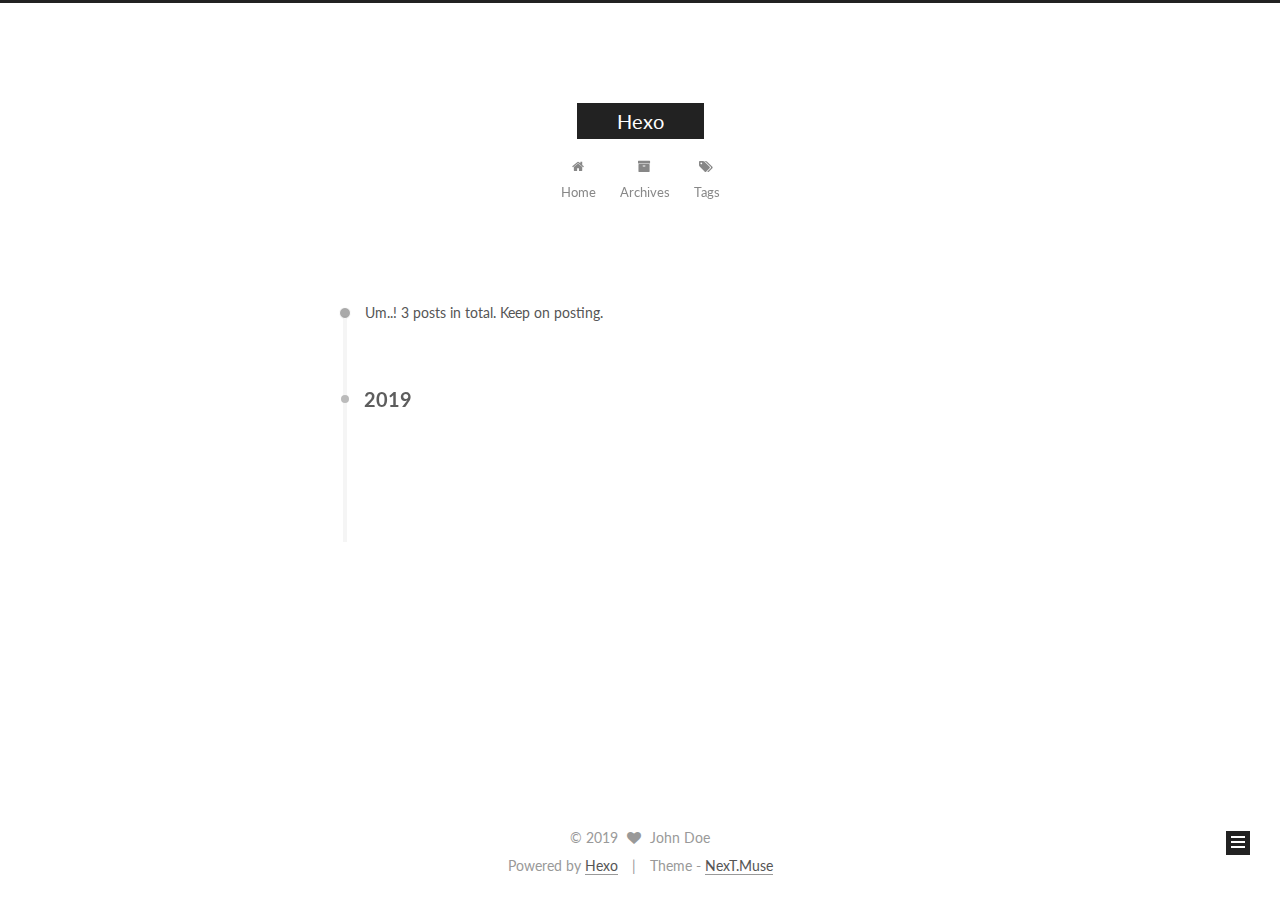
<file: archives/2019/09/index.html>
<!DOCTYPE html>



  


<html class="theme-next muse use-motion" lang="en">
<head><meta name="generator" content="Hexo 3.9.0">
  <meta charset="UTF-8">
<meta http-equiv="X-UA-Compatible" content="IE=edge">
<meta name="viewport" content="width=device-width, initial-scale=1, maximum-scale=1">
<meta name="theme-color" content="#222">









<meta http-equiv="Cache-Control" content="no-transform">
<meta http-equiv="Cache-Control" content="no-siteapp">















  
  
  <link href="/lib/fancybox/source/jquery.fancybox.css?v=2.1.5" rel="stylesheet" type="text/css">




  
  
  
  

  
    
    
  

  

  

  

  

  
    
    
    <link href="//fonts.googleapis.com/css?family=Lato:300,300italic,400,400italic,700,700italic&subset=latin,latin-ext" rel="stylesheet" type="text/css">
  






<link href="/lib/font-awesome/css/font-awesome.min.css?v=4.6.2" rel="stylesheet" type="text/css">

<link href="/css/main.css?v=5.1.2" rel="stylesheet" type="text/css">


  <meta name="keywords" content="Hexo, NexT">








  <link rel="shortcut icon" type="image/x-icon" href="/favicon.ico?v=5.1.2">






<meta property="og:type" content="website">
<meta property="og:title" content="Hexo">
<meta property="og:url" content="http://yoursite.com/archives/2019/09/index.html">
<meta property="og:site_name" content="Hexo">
<meta property="og:locale" content="en">
<meta name="twitter:card" content="summary">
<meta name="twitter:title" content="Hexo">



<script type="text/javascript" id="hexo.configurations">
  var NexT = window.NexT || {};
  var CONFIG = {
    root: '/',
    scheme: 'Muse',
    sidebar: {"position":"left","display":"post","offset":12,"offset_float":12,"b2t":false,"scrollpercent":false,"onmobile":false},
    fancybox: true,
    tabs: true,
    motion: true,
    duoshuo: {
      userId: '0',
      author: 'Author'
    },
    algolia: {
      applicationID: '',
      apiKey: '',
      indexName: '',
      hits: {"per_page":10},
      labels: {"input_placeholder":"Search for Posts","hits_empty":"We didn't find any results for the search: ${query}","hits_stats":"${hits} results found in ${time} ms"}
    }
  };
</script>



  <link rel="canonical" href="http://yoursite.com/archives/2019/09/">





  <title>Archive | Hexo</title>
  














</head>

<body itemscope itemtype="http://schema.org/WebPage" lang="en">

  
  
    
  

  <div class="container sidebar-position-left  page-archive  ">
    <div class="headband"></div>

    <header id="header" class="header" itemscope itemtype="http://schema.org/WPHeader">
      <div class="header-inner"><div class="site-brand-wrapper">
  <div class="site-meta ">
    

    <div class="custom-logo-site-title">
      <a href="/" class="brand" rel="start">
        <span class="logo-line-before"><i></i></span>
        <span class="site-title">Hexo</span>
        <span class="logo-line-after"><i></i></span>
      </a>
    </div>
      
        <p class="site-subtitle"></p>
      
  </div>

  <div class="site-nav-toggle">
    <button>
      <span class="btn-bar"></span>
      <span class="btn-bar"></span>
      <span class="btn-bar"></span>
    </button>
  </div>
</div>

<nav class="site-nav">
  

  
    <ul id="menu" class="menu">
      
        
        <li class="menu-item menu-item-home">
          <a href="/" rel="section">
            
              <i class="menu-item-icon fa fa-fw fa-home"></i> <br>
            
            Home
          </a>
        </li>
      
        
        <li class="menu-item menu-item-archives">
          <a href="/archives/" rel="section">
            
              <i class="menu-item-icon fa fa-fw fa-archive"></i> <br>
            
            Archives
          </a>
        </li>
      
        
        <li class="menu-item menu-item-tags">
          <a href="/tags/" rel="section">
            
              <i class="menu-item-icon fa fa-fw fa-tags"></i> <br>
            
            Tags
          </a>
        </li>
      

      
    </ul>
  

  
</nav>



 </div>
    </header>

    <main id="main" class="main">
      <div class="main-inner">
        <div class="content-wrap">
          <div id="content" class="content">
            

  
  
  
  <div class="post-block archive">
    <div id="posts" class="posts-collapse">
      <span class="archive-move-on"></span>

      <span class="archive-page-counter">
        
        
        
          
        
        Um..! 3 posts in total. Keep on posting.
      </span>

      

        
        
        

        
          
          <div class="collection-title">
            <h2 class="archive-year motion-element" id="archive-year-2019">2019</h2>
          </div>
        
        

        

  <article class="post post-type-normal" itemscope itemtype="http://schema.org/Article">
    <header class="post-header">

      <h2 class="post-title">
        
            <a class="post-title-link" href="/2019/09/11/我的第二篇博客/" itemprop="url">
              
                <span itemprop="name">电脑蓝屏怎么办</span>
              
            </a>
        
      </h2>

      <div class="post-meta">
        <time class="post-time" itemprop="dateCreated" datetime="2019-09-11T23:54:41+08:00" content="2019-09-11">
          09-11
        </time>
      </div>

    </header>
  </article>



      

    </div>
  </div>
  
  
  

  



          </div>
          


          

        </div>
        
          
  
  <div class="sidebar-toggle">
    <div class="sidebar-toggle-line-wrap">
      <span class="sidebar-toggle-line sidebar-toggle-line-first"></span>
      <span class="sidebar-toggle-line sidebar-toggle-line-middle"></span>
      <span class="sidebar-toggle-line sidebar-toggle-line-last"></span>
    </div>
  </div>

  <aside id="sidebar" class="sidebar">
    
    <div class="sidebar-inner">

      

      

      <section class="site-overview sidebar-panel sidebar-panel-active">
        <div class="site-author motion-element" itemprop="author" itemscope itemtype="http://schema.org/Person">
          <img class="site-author-image" itemprop="image" src="/images/avatar.gif" alt="John Doe">
          <p class="site-author-name" itemprop="name">John Doe</p>
           
              <p class="site-description motion-element" itemprop="description"></p>
          
        </div>
        <nav class="site-state motion-element">

          
            <div class="site-state-item site-state-posts">
              <a href="/archives/">
                <span class="site-state-item-count">3</span>
                <span class="site-state-item-name">posts</span>
              </a>
            </div>
          

          

          
            
            
            <div class="site-state-item site-state-tags">
              
                <span class="site-state-item-count">1</span>
                <span class="site-state-item-name">tags</span>
              
            </div>
          

        </nav>

        

        <div class="links-of-author motion-element">
          
        </div>

        
        

        
        

        


      </section>

      

      

    </div>
  </aside>


        
      </div>
    </main>

    <footer id="footer" class="footer">
      <div class="footer-inner">
        <div class="copyright">
  
  &copy; 
  <span itemprop="copyrightYear">2019</span>
  <span class="with-love">
    <i class="fa fa-heart"></i>
  </span>
  <span class="author" itemprop="copyrightHolder">John Doe</span>
</div>


<div class="powered-by">
  Powered by <a class="theme-link" href="https://hexo.io">Hexo</a>
</div>

<div class="theme-info">
  Theme -
  <a class="theme-link" href="https://github.com/iissnan/hexo-theme-next">
    NexT.Muse
  </a>
</div>


        

        
      </div>
    </footer>

    
      <div class="back-to-top">
        <i class="fa fa-arrow-up"></i>
        
      </div>
    

  </div>

  

<script type="text/javascript">
  if (Object.prototype.toString.call(window.Promise) !== '[object Function]') {
    window.Promise = null;
  }
</script>









  












  
  <script type="text/javascript" src="/lib/jquery/index.js?v=2.1.3"></script>

  
  <script type="text/javascript" src="/lib/fastclick/lib/fastclick.min.js?v=1.0.6"></script>

  
  <script type="text/javascript" src="/lib/jquery_lazyload/jquery.lazyload.js?v=1.9.7"></script>

  
  <script type="text/javascript" src="/lib/velocity/velocity.min.js?v=1.2.1"></script>

  
  <script type="text/javascript" src="/lib/velocity/velocity.ui.min.js?v=1.2.1"></script>

  
  <script type="text/javascript" src="/lib/fancybox/source/jquery.fancybox.pack.js?v=2.1.5"></script>


  


  <script type="text/javascript" src="/js/src/utils.js?v=5.1.2"></script>

  <script type="text/javascript" src="/js/src/motion.js?v=5.1.2"></script>



  
  

  
  
    <script type="text/javascript" id="motion.page.archive">
      $('.archive-year').velocity('transition.slideLeftIn');
    </script>
  


  


  <script type="text/javascript" src="/js/src/bootstrap.js?v=5.1.2"></script>



  


  




	





  





  






  





  

  

  

  

  

  

</body>
</html>
</file>
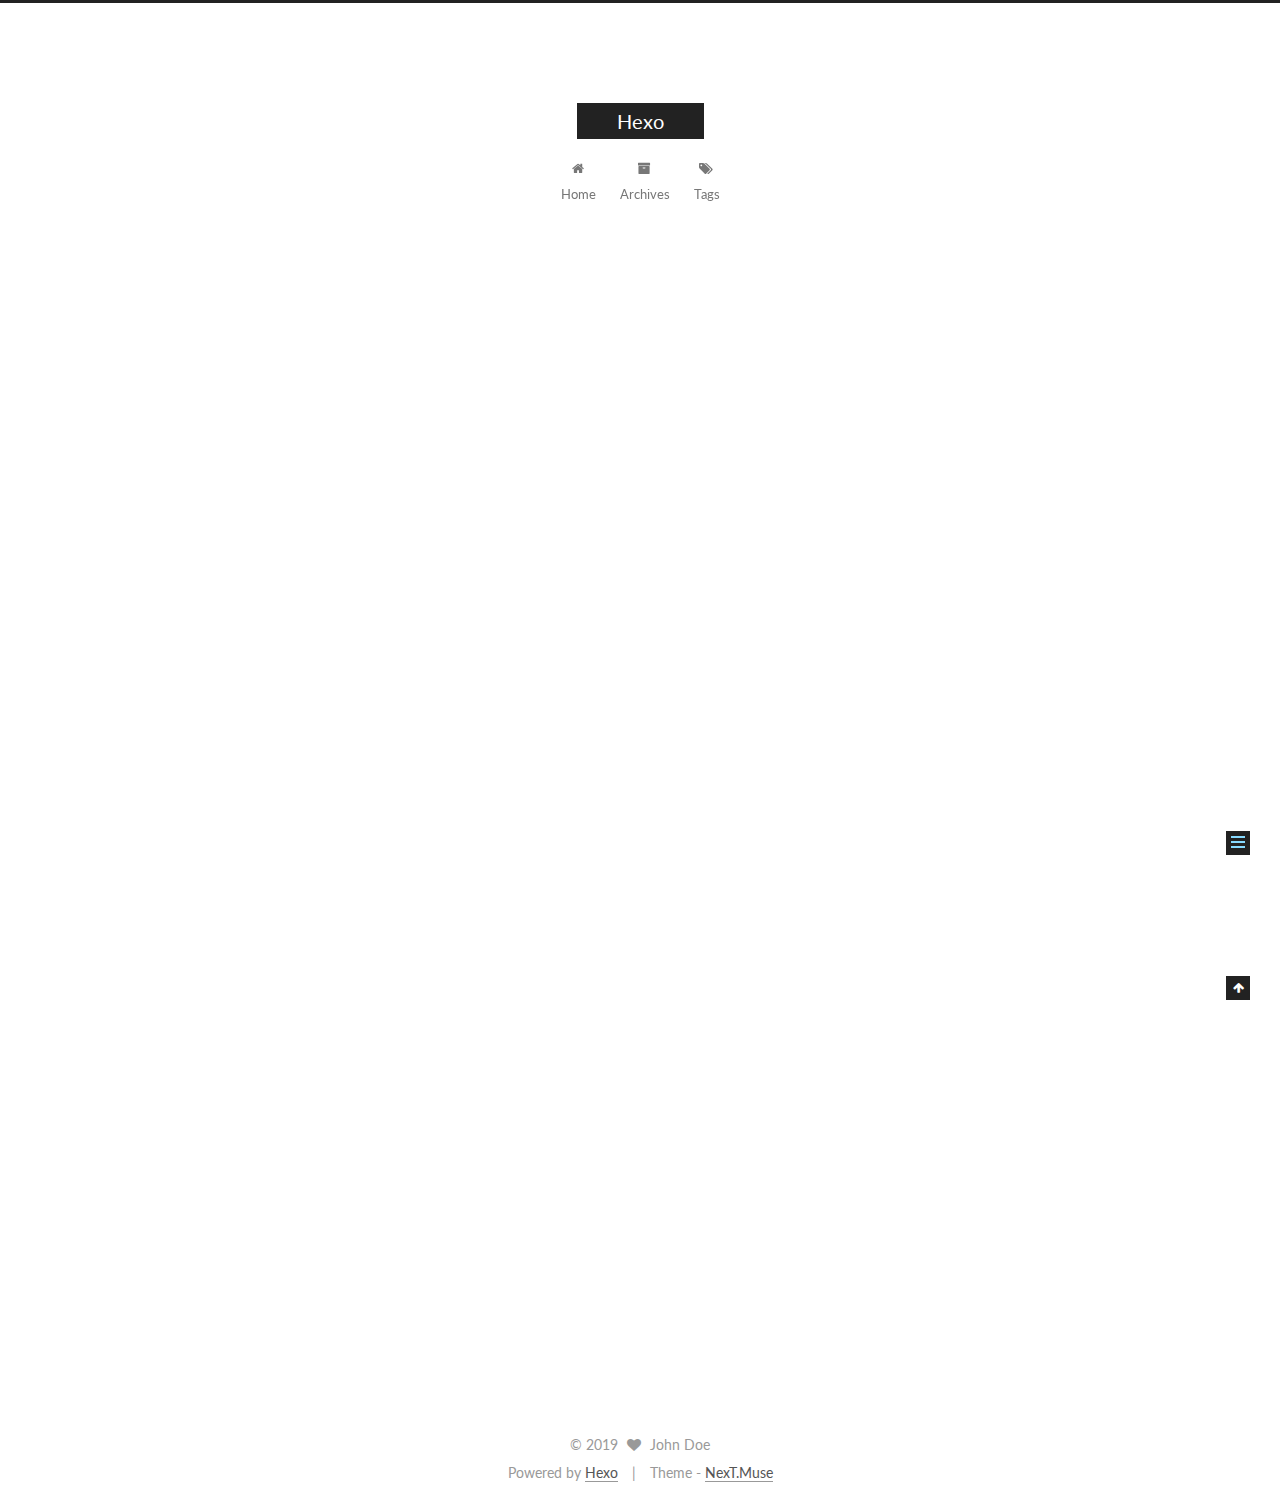
<file: 2019/08/28/hello-world/index.html>
<!DOCTYPE html>



  


<html class="theme-next muse use-motion" lang="en">
<head><meta name="generator" content="Hexo 3.9.0">
  <meta charset="UTF-8">
<meta http-equiv="X-UA-Compatible" content="IE=edge">
<meta name="viewport" content="width=device-width, initial-scale=1, maximum-scale=1">
<meta name="theme-color" content="#222">









<meta http-equiv="Cache-Control" content="no-transform">
<meta http-equiv="Cache-Control" content="no-siteapp">















  
  
  <link href="/lib/fancybox/source/jquery.fancybox.css?v=2.1.5" rel="stylesheet" type="text/css">




  
  
  
  

  
    
    
  

  

  

  

  

  
    
    
    <link href="//fonts.googleapis.com/css?family=Lato:300,300italic,400,400italic,700,700italic&subset=latin,latin-ext" rel="stylesheet" type="text/css">
  






<link href="/lib/font-awesome/css/font-awesome.min.css?v=4.6.2" rel="stylesheet" type="text/css">

<link href="/css/main.css?v=5.1.2" rel="stylesheet" type="text/css">


  <meta name="keywords" content="Hexo, NexT">








  <link rel="shortcut icon" type="image/x-icon" href="/favicon.ico?v=5.1.2">






<meta name="description" content="Welcome to Hexo! This is your very first post. Check documentation for more info. If you get any problems when using Hexo, you can find the answer in troubleshooting or you can ask me on GitHub. Quick">
<meta property="og:type" content="article">
<meta property="og:title" content="Hello World">
<meta property="og:url" content="http://yoursite.com/2019/08/28/hello-world/index.html">
<meta property="og:site_name" content="Hexo">
<meta property="og:description" content="Welcome to Hexo! This is your very first post. Check documentation for more info. If you get any problems when using Hexo, you can find the answer in troubleshooting or you can ask me on GitHub. Quick">
<meta property="og:locale" content="en">
<meta property="og:updated_time" content="2019-08-28T10:41:55.092Z">
<meta name="twitter:card" content="summary">
<meta name="twitter:title" content="Hello World">
<meta name="twitter:description" content="Welcome to Hexo! This is your very first post. Check documentation for more info. If you get any problems when using Hexo, you can find the answer in troubleshooting or you can ask me on GitHub. Quick">



<script type="text/javascript" id="hexo.configurations">
  var NexT = window.NexT || {};
  var CONFIG = {
    root: '/',
    scheme: 'Muse',
    sidebar: {"position":"left","display":"post","offset":12,"offset_float":12,"b2t":false,"scrollpercent":false,"onmobile":false},
    fancybox: true,
    tabs: true,
    motion: true,
    duoshuo: {
      userId: '0',
      author: 'Author'
    },
    algolia: {
      applicationID: '',
      apiKey: '',
      indexName: '',
      hits: {"per_page":10},
      labels: {"input_placeholder":"Search for Posts","hits_empty":"We didn't find any results for the search: ${query}","hits_stats":"${hits} results found in ${time} ms"}
    }
  };
</script>



  <link rel="canonical" href="http://yoursite.com/2019/08/28/hello-world/">





  <title>Hello World | Hexo</title>
  














</head>

<body itemscope itemtype="http://schema.org/WebPage" lang="en">

  
  
    
  

  <div class="container sidebar-position-left page-post-detail ">
    <div class="headband"></div>

    <header id="header" class="header" itemscope itemtype="http://schema.org/WPHeader">
      <div class="header-inner"><div class="site-brand-wrapper">
  <div class="site-meta ">
    

    <div class="custom-logo-site-title">
      <a href="/" class="brand" rel="start">
        <span class="logo-line-before"><i></i></span>
        <span class="site-title">Hexo</span>
        <span class="logo-line-after"><i></i></span>
      </a>
    </div>
      
        <p class="site-subtitle"></p>
      
  </div>

  <div class="site-nav-toggle">
    <button>
      <span class="btn-bar"></span>
      <span class="btn-bar"></span>
      <span class="btn-bar"></span>
    </button>
  </div>
</div>

<nav class="site-nav">
  

  
    <ul id="menu" class="menu">
      
        
        <li class="menu-item menu-item-home">
          <a href="/" rel="section">
            
              <i class="menu-item-icon fa fa-fw fa-home"></i> <br>
            
            Home
          </a>
        </li>
      
        
        <li class="menu-item menu-item-archives">
          <a href="/archives/" rel="section">
            
              <i class="menu-item-icon fa fa-fw fa-archive"></i> <br>
            
            Archives
          </a>
        </li>
      
        
        <li class="menu-item menu-item-tags">
          <a href="/tags/" rel="section">
            
              <i class="menu-item-icon fa fa-fw fa-tags"></i> <br>
            
            Tags
          </a>
        </li>
      

      
    </ul>
  

  
</nav>



 </div>
    </header>

    <main id="main" class="main">
      <div class="main-inner">
        <div class="content-wrap">
          <div id="content" class="content">
            

  <div id="posts" class="posts-expand">
    

  

  
  
  

  <article class="post post-type-normal" itemscope itemtype="http://schema.org/Article">
  
  
  
  <div class="post-block">
    <link itemprop="mainEntityOfPage" href="http://yoursite.com/2019/08/28/hello-world/">

    <span hidden itemprop="author" itemscope itemtype="http://schema.org/Person">
      <meta itemprop="name" content="John Doe">
      <meta itemprop="description" content>
      <meta itemprop="image" content="/images/avatar.gif">
    </span>

    <span hidden itemprop="publisher" itemscope itemtype="http://schema.org/Organization">
      <meta itemprop="name" content="Hexo">
    </span>

    
      <header class="post-header">

        
        
          <h1 class="post-title" itemprop="name headline">Hello World</h1>
        

        <div class="post-meta">
          <span class="post-time">
            
              <span class="post-meta-item-icon">
                <i class="fa fa-calendar-o"></i>
              </span>
              
                <span class="post-meta-item-text">Posted on</span>
              
              <time title="Post created" itemprop="dateCreated datePublished" datetime="2019-08-28T18:41:55+08:00">
                2019-08-28
              </time>
            

            

            
          </span>

          

          
            
          

          
          

          

          

          

        </div>
      </header>
    

    
    
    
    <div class="post-body" itemprop="articleBody">

      
      

      
        <p>Welcome to <a href="https://hexo.io/" target="_blank" rel="noopener">Hexo</a>! This is your very first post. Check <a href="https://hexo.io/docs/" target="_blank" rel="noopener">documentation</a> for more info. If you get any problems when using Hexo, you can find the answer in <a href="https://hexo.io/docs/troubleshooting.html" target="_blank" rel="noopener">troubleshooting</a> or you can ask me on <a href="https://github.com/hexojs/hexo/issues" target="_blank" rel="noopener">GitHub</a>.</p>
<h2 id="Quick-Start"><a href="#Quick-Start" class="headerlink" title="Quick Start"></a>Quick Start</h2><h3 id="Create-a-new-post"><a href="#Create-a-new-post" class="headerlink" title="Create a new post"></a>Create a new post</h3><figure class="highlight bash"><table><tr><td class="gutter"><pre><span class="line">1</span><br></pre></td><td class="code"><pre><span class="line">$ hexo new <span class="string">"My New Post"</span></span><br></pre></td></tr></table></figure>

<p>More info: <a href="https://hexo.io/docs/writing.html" target="_blank" rel="noopener">Writing</a></p>
<h3 id="Run-server"><a href="#Run-server" class="headerlink" title="Run server"></a>Run server</h3><figure class="highlight bash"><table><tr><td class="gutter"><pre><span class="line">1</span><br></pre></td><td class="code"><pre><span class="line">$ hexo server</span><br></pre></td></tr></table></figure>

<p>More info: <a href="https://hexo.io/docs/server.html" target="_blank" rel="noopener">Server</a></p>
<h3 id="Generate-static-files"><a href="#Generate-static-files" class="headerlink" title="Generate static files"></a>Generate static files</h3><figure class="highlight bash"><table><tr><td class="gutter"><pre><span class="line">1</span><br></pre></td><td class="code"><pre><span class="line">$ hexo generate</span><br></pre></td></tr></table></figure>

<p>More info: <a href="https://hexo.io/docs/generating.html" target="_blank" rel="noopener">Generating</a></p>
<h3 id="Deploy-to-remote-sites"><a href="#Deploy-to-remote-sites" class="headerlink" title="Deploy to remote sites"></a>Deploy to remote sites</h3><figure class="highlight bash"><table><tr><td class="gutter"><pre><span class="line">1</span><br></pre></td><td class="code"><pre><span class="line">$ hexo deploy</span><br></pre></td></tr></table></figure>

<p>More info: <a href="https://hexo.io/docs/deployment.html" target="_blank" rel="noopener">Deployment</a></p>

      
    </div>
    
    
    

    

    

    

    <footer class="post-footer">
      

      
      
      

      
        <div class="post-nav">
          <div class="post-nav-next post-nav-item">
            
          </div>

          <span class="post-nav-divider"></span>

          <div class="post-nav-prev post-nav-item">
            
              <a href="/2019/08/28/我的第一个博客/" rel="prev" title="我的第一个博客">
                我的第一个博客 <i class="fa fa-chevron-right"></i>
              </a>
            
          </div>
        </div>
      

      
      
    </footer>
  </div>
  
  
  
  </article>



    <div class="post-spread">
      
    </div>
  </div>


          </div>
          


          
  <div class="comments" id="comments">
    
  </div>


        </div>
        
          
  
  <div class="sidebar-toggle">
    <div class="sidebar-toggle-line-wrap">
      <span class="sidebar-toggle-line sidebar-toggle-line-first"></span>
      <span class="sidebar-toggle-line sidebar-toggle-line-middle"></span>
      <span class="sidebar-toggle-line sidebar-toggle-line-last"></span>
    </div>
  </div>

  <aside id="sidebar" class="sidebar">
    
    <div class="sidebar-inner">

      

      
        <ul class="sidebar-nav motion-element">
          <li class="sidebar-nav-toc sidebar-nav-active" data-target="post-toc-wrap">
            Table of Contents
          </li>
          <li class="sidebar-nav-overview" data-target="site-overview">
            Overview
          </li>
        </ul>
      

      <section class="site-overview sidebar-panel">
        <div class="site-author motion-element" itemprop="author" itemscope itemtype="http://schema.org/Person">
          <img class="site-author-image" itemprop="image" src="/images/avatar.gif" alt="John Doe">
          <p class="site-author-name" itemprop="name">John Doe</p>
           
              <p class="site-description motion-element" itemprop="description"></p>
          
        </div>
        <nav class="site-state motion-element">

          
            <div class="site-state-item site-state-posts">
              <a href="/archives/">
                <span class="site-state-item-count">3</span>
                <span class="site-state-item-name">posts</span>
              </a>
            </div>
          

          

          
            
            
            <div class="site-state-item site-state-tags">
              
                <span class="site-state-item-count">1</span>
                <span class="site-state-item-name">tags</span>
              
            </div>
          

        </nav>

        

        <div class="links-of-author motion-element">
          
        </div>

        
        

        
        

        


      </section>

      
      <!--noindex-->
        <section class="post-toc-wrap motion-element sidebar-panel sidebar-panel-active">
          <div class="post-toc">

            
              
            

            
              <div class="post-toc-content"><ol class="nav"><li class="nav-item nav-level-2"><a class="nav-link" href="#Quick-Start"><span class="nav-number">1.</span> <span class="nav-text">Quick Start</span></a><ol class="nav-child"><li class="nav-item nav-level-3"><a class="nav-link" href="#Create-a-new-post"><span class="nav-number">1.1.</span> <span class="nav-text">Create a new post</span></a></li><li class="nav-item nav-level-3"><a class="nav-link" href="#Run-server"><span class="nav-number">1.2.</span> <span class="nav-text">Run server</span></a></li><li class="nav-item nav-level-3"><a class="nav-link" href="#Generate-static-files"><span class="nav-number">1.3.</span> <span class="nav-text">Generate static files</span></a></li><li class="nav-item nav-level-3"><a class="nav-link" href="#Deploy-to-remote-sites"><span class="nav-number">1.4.</span> <span class="nav-text">Deploy to remote sites</span></a></li></ol></li></ol></div>
            

          </div>
        </section>
      <!--/noindex-->
      

      

    </div>
  </aside>


        
      </div>
    </main>

    <footer id="footer" class="footer">
      <div class="footer-inner">
        <div class="copyright">
  
  &copy; 
  <span itemprop="copyrightYear">2019</span>
  <span class="with-love">
    <i class="fa fa-heart"></i>
  </span>
  <span class="author" itemprop="copyrightHolder">John Doe</span>
</div>


<div class="powered-by">
  Powered by <a class="theme-link" href="https://hexo.io">Hexo</a>
</div>

<div class="theme-info">
  Theme -
  <a class="theme-link" href="https://github.com/iissnan/hexo-theme-next">
    NexT.Muse
  </a>
</div>


        

        
      </div>
    </footer>

    
      <div class="back-to-top">
        <i class="fa fa-arrow-up"></i>
        
      </div>
    

  </div>

  

<script type="text/javascript">
  if (Object.prototype.toString.call(window.Promise) !== '[object Function]') {
    window.Promise = null;
  }
</script>









  












  
  <script type="text/javascript" src="/lib/jquery/index.js?v=2.1.3"></script>

  
  <script type="text/javascript" src="/lib/fastclick/lib/fastclick.min.js?v=1.0.6"></script>

  
  <script type="text/javascript" src="/lib/jquery_lazyload/jquery.lazyload.js?v=1.9.7"></script>

  
  <script type="text/javascript" src="/lib/velocity/velocity.min.js?v=1.2.1"></script>

  
  <script type="text/javascript" src="/lib/velocity/velocity.ui.min.js?v=1.2.1"></script>

  
  <script type="text/javascript" src="/lib/fancybox/source/jquery.fancybox.pack.js?v=2.1.5"></script>


  


  <script type="text/javascript" src="/js/src/utils.js?v=5.1.2"></script>

  <script type="text/javascript" src="/js/src/motion.js?v=5.1.2"></script>



  
  

  
  <script type="text/javascript" src="/js/src/scrollspy.js?v=5.1.2"></script>
<script type="text/javascript" src="/js/src/post-details.js?v=5.1.2"></script>



  


  <script type="text/javascript" src="/js/src/bootstrap.js?v=5.1.2"></script>



  


  




	





  





  






  





  

  

  

  

  

  

</body>
</html>
</file>
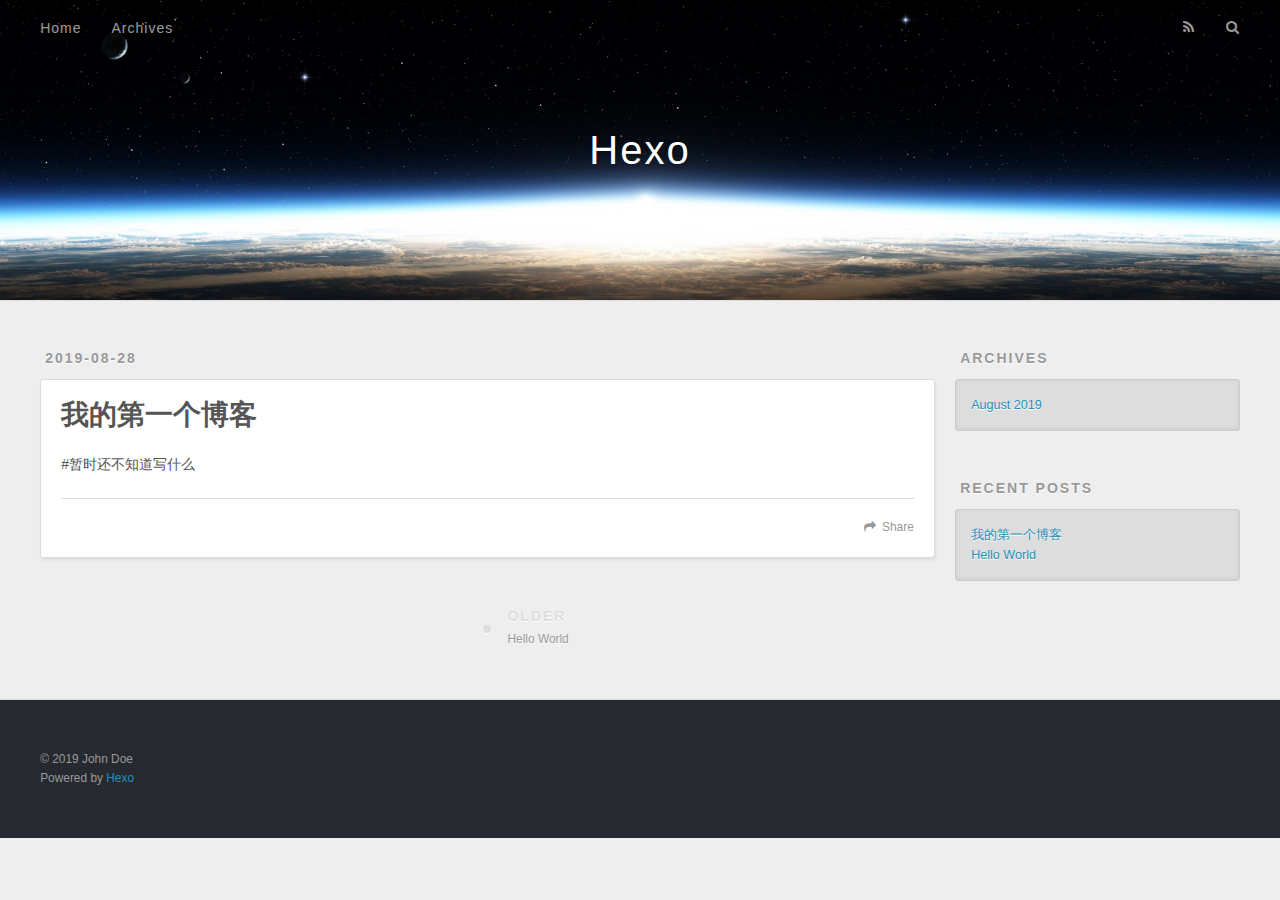
<file: 2019/08/28/我的第一个博客/index.html>
<!DOCTYPE html>
<html>
<head><meta name="generator" content="Hexo 3.9.0">
  <meta charset="utf-8">
  

  
  <title>我的第一个博客 | Hexo</title>
  <meta name="viewport" content="width=device-width, initial-scale=1, maximum-scale=1">
  <meta name="description" content="#暂时还不知道写什么">
<meta property="og:type" content="article">
<meta property="og:title" content="我的第一个博客">
<meta property="og:url" content="http://yoursite.com/2019/08/28/我的第一个博客/index.html">
<meta property="og:site_name" content="Hexo">
<meta property="og:description" content="#暂时还不知道写什么">
<meta property="og:locale" content="en">
<meta property="og:updated_time" content="2019-08-28T12:02:56.015Z">
<meta name="twitter:card" content="summary">
<meta name="twitter:title" content="我的第一个博客">
<meta name="twitter:description" content="#暂时还不知道写什么">
  
    <link rel="alternate" href="/atom.xml" title="Hexo" type="application/atom+xml">
  
  
    <link rel="icon" href="/favicon.png">
  
  
    <link href="//fonts.googleapis.com/css?family=Source+Code+Pro" rel="stylesheet" type="text/css">
  
  <link rel="stylesheet" href="/css/style.css">
</head>
</html>
<body>
  <div id="container">
    <div id="wrap">
      <header id="header">
  <div id="banner"></div>
  <div id="header-outer" class="outer">
    <div id="header-title" class="inner">
      <h1 id="logo-wrap">
        <a href="/" id="logo">Hexo</a>
      </h1>
      
    </div>
    <div id="header-inner" class="inner">
      <nav id="main-nav">
        <a id="main-nav-toggle" class="nav-icon"></a>
        
          <a class="main-nav-link" href="/">Home</a>
        
          <a class="main-nav-link" href="/archives">Archives</a>
        
      </nav>
      <nav id="sub-nav">
        
          <a id="nav-rss-link" class="nav-icon" href="/atom.xml" title="RSS Feed"></a>
        
        <a id="nav-search-btn" class="nav-icon" title="Search"></a>
      </nav>
      <div id="search-form-wrap">
        <form action="//google.com/search" method="get" accept-charset="UTF-8" class="search-form"><input type="search" name="q" class="search-form-input" placeholder="Search"><button type="submit" class="search-form-submit">&#xF002;</button><input type="hidden" name="sitesearch" value="http://yoursite.com"></form>
      </div>
    </div>
  </div>
</header>
      <div class="outer">
        <section id="main"><article id="post-我的第一个博客" class="article article-type-post" itemscope itemprop="blogPost">
  <div class="article-meta">
    <a href="/2019/08/28/我的第一个博客/" class="article-date">
  <time datetime="2019-08-28T11:53:03.000Z" itemprop="datePublished">2019-08-28</time>
</a>
    
  </div>
  <div class="article-inner">
    
    
      <header class="article-header">
        
  
    <h1 class="article-title" itemprop="name">
      我的第一个博客
    </h1>
  

      </header>
    
    <div class="article-entry" itemprop="articleBody">
      
        <p>#暂时还不知道写什么</p>

      
    </div>
    <footer class="article-footer">
      <a data-url="http://yoursite.com/2019/08/28/我的第一个博客/" data-id="cjzvec2fi0001rsv3olpv9hx6" class="article-share-link">Share</a>
      
      
    </footer>
  </div>
  
    
<nav id="article-nav">
  
  
    <a href="/2019/08/28/hello-world/" id="article-nav-older" class="article-nav-link-wrap">
      <strong class="article-nav-caption">Older</strong>
      <div class="article-nav-title">Hello World</div>
    </a>
  
</nav>

  
</article>

</section>
        
          <aside id="sidebar">
  
    

  
    

  
    
  
    
  <div class="widget-wrap">
    <h3 class="widget-title">Archives</h3>
    <div class="widget">
      <ul class="archive-list"><li class="archive-list-item"><a class="archive-list-link" href="/archives/2019/08/">August 2019</a></li></ul>
    </div>
  </div>


  
    
  <div class="widget-wrap">
    <h3 class="widget-title">Recent Posts</h3>
    <div class="widget">
      <ul>
        
          <li>
            <a href="/2019/08/28/我的第一个博客/">我的第一个博客</a>
          </li>
        
          <li>
            <a href="/2019/08/28/hello-world/">Hello World</a>
          </li>
        
      </ul>
    </div>
  </div>

  
</aside>
        
      </div>
      <footer id="footer">
  
  <div class="outer">
    <div id="footer-info" class="inner">
      &copy; 2019 John Doe<br>
      Powered by <a href="http://hexo.io/" target="_blank">Hexo</a>
    </div>
  </div>
</footer>
    </div>
    <nav id="mobile-nav">
  
    <a href="/" class="mobile-nav-link">Home</a>
  
    <a href="/archives" class="mobile-nav-link">Archives</a>
  
</nav>
    

<script src="//ajax.googleapis.com/ajax/libs/jquery/2.0.3/jquery.min.js"></script>


  <link rel="stylesheet" href="/fancybox/jquery.fancybox.css">
  <script src="/fancybox/jquery.fancybox.pack.js"></script>


<script src="/js/script.js"></script>



  </div>
</body>
</html>
</file>
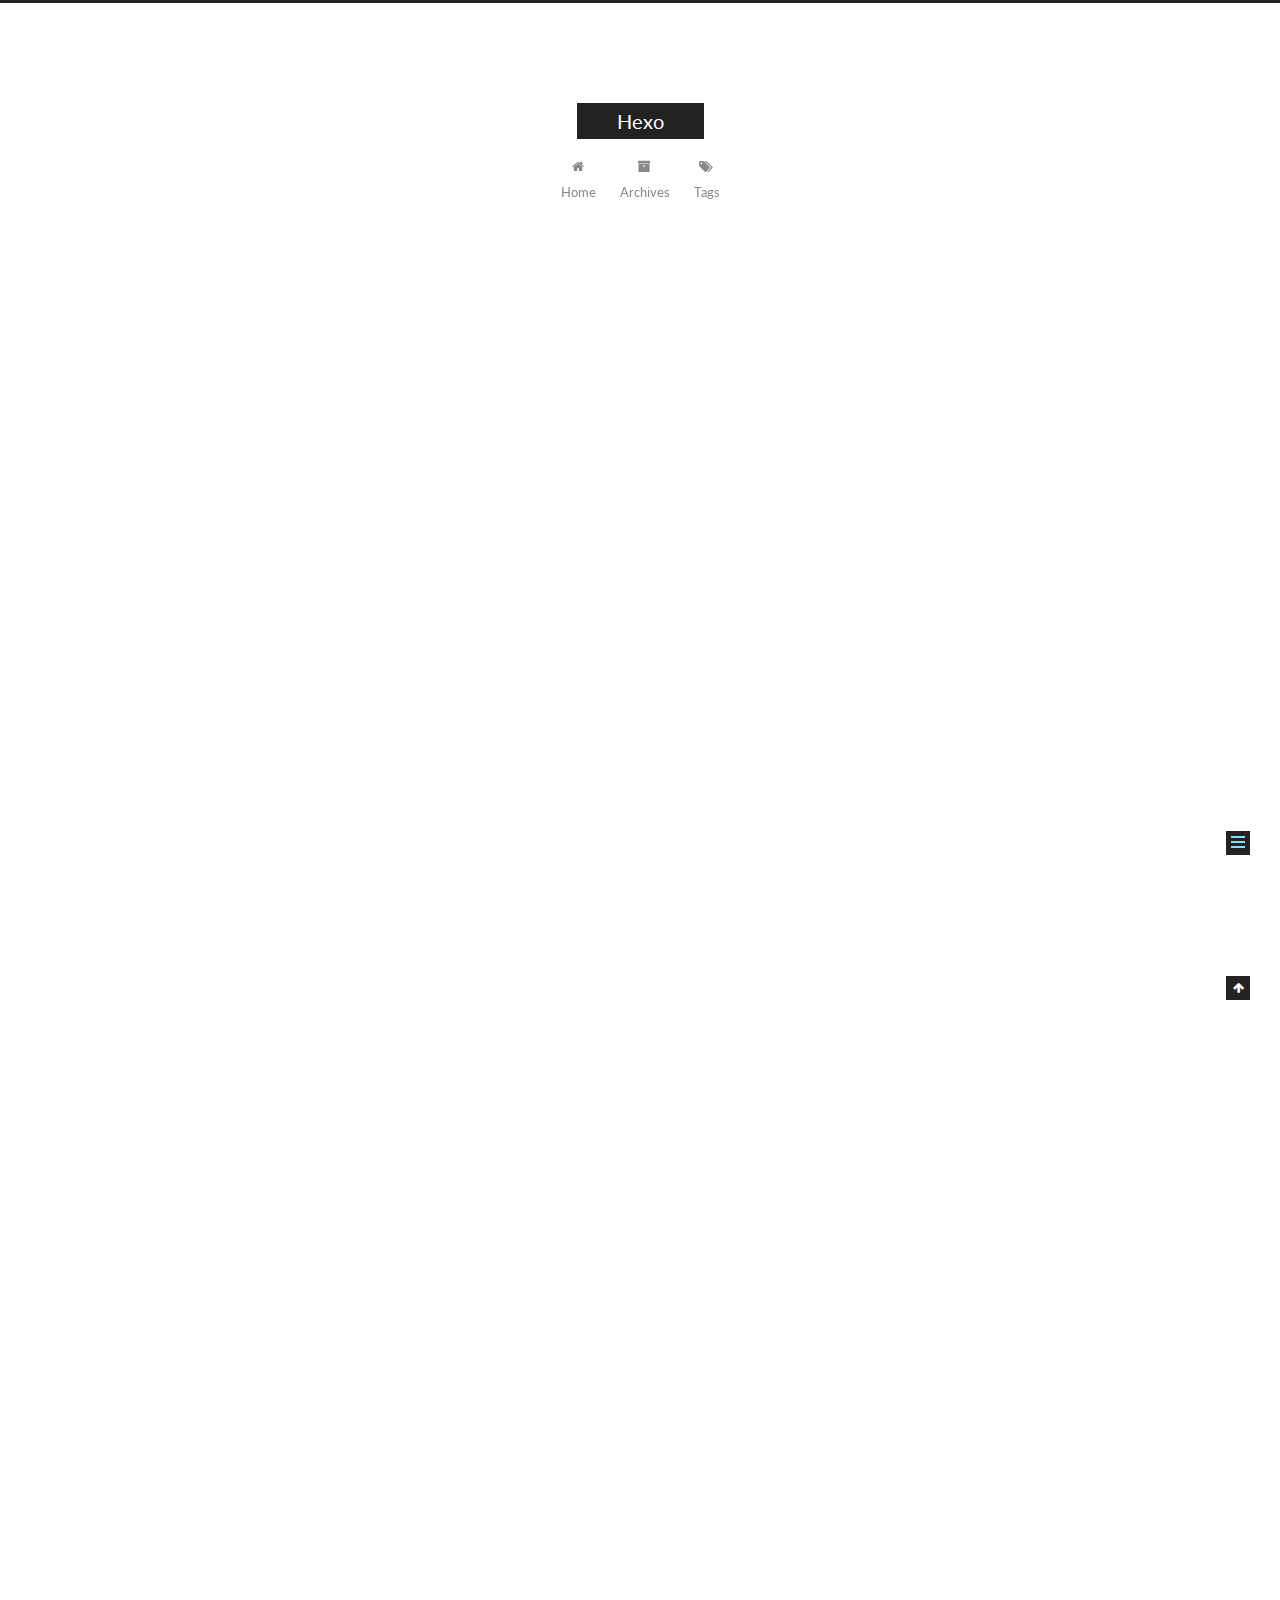
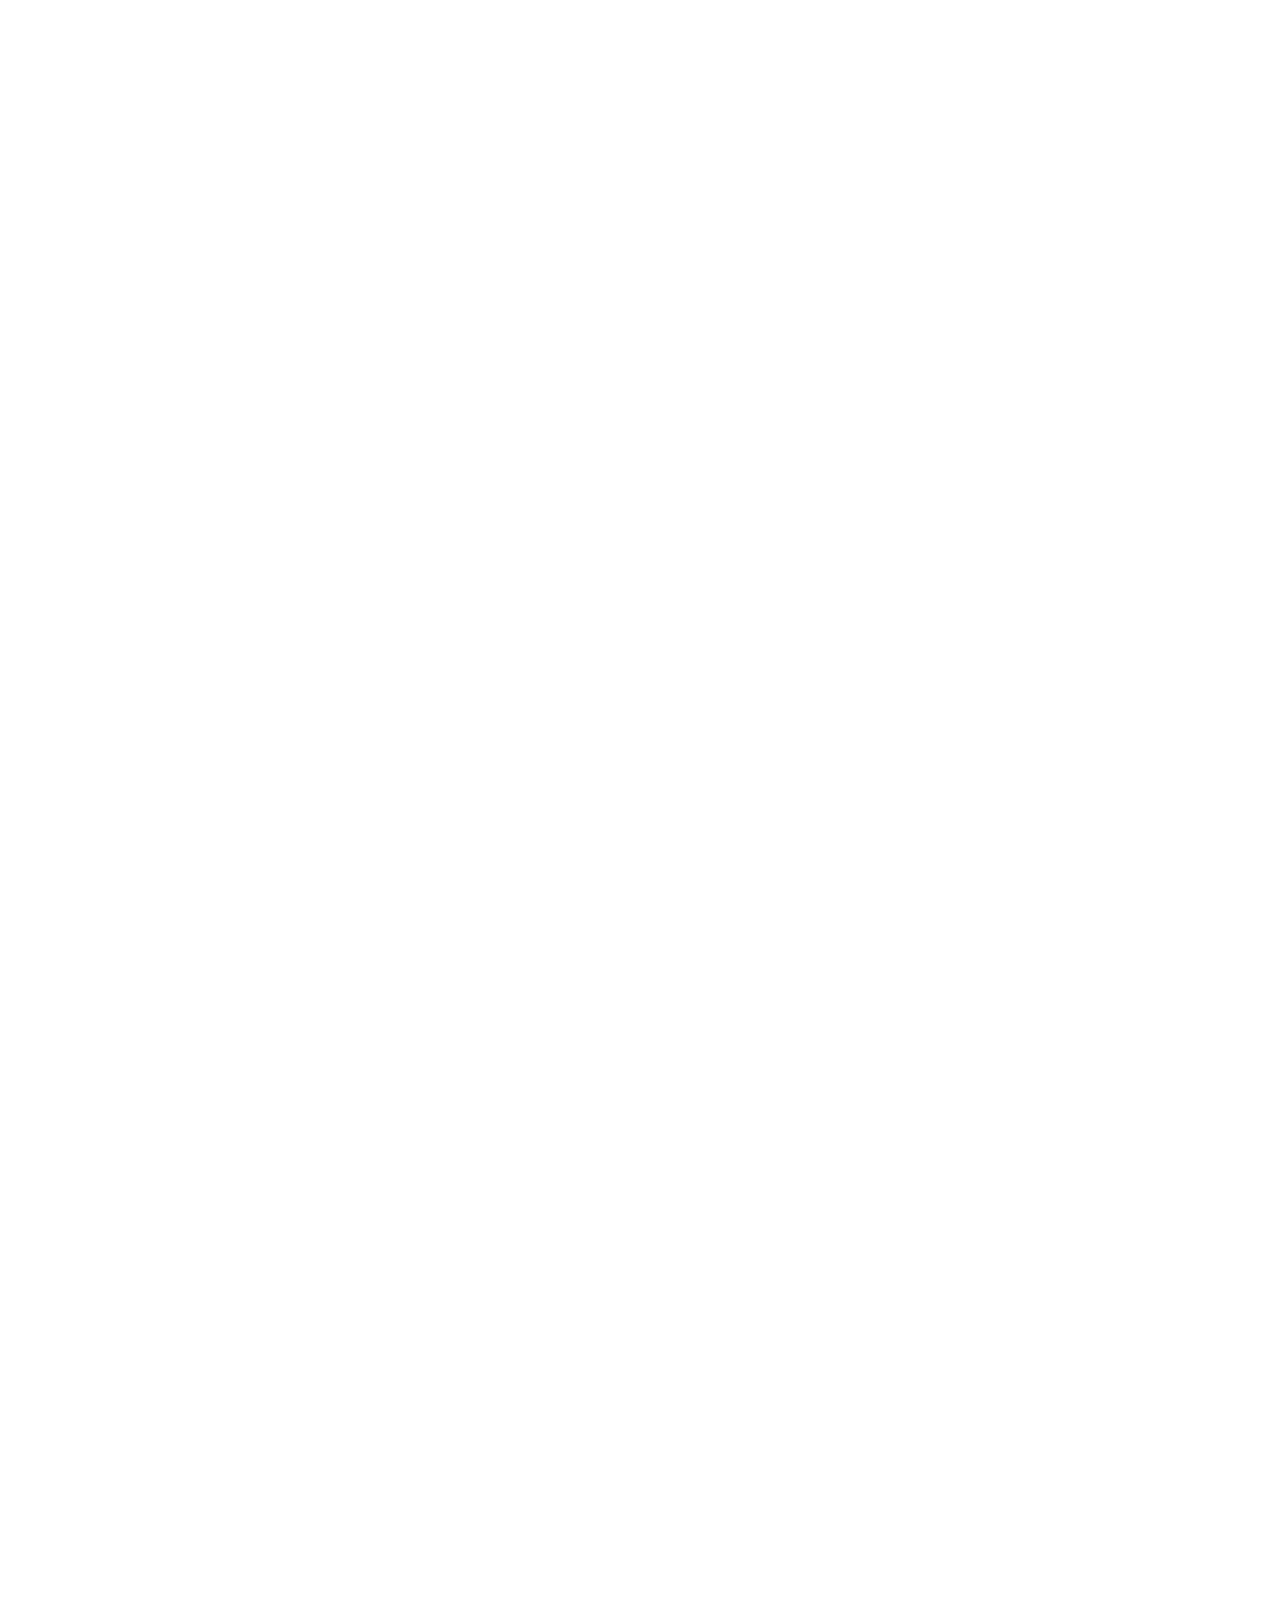
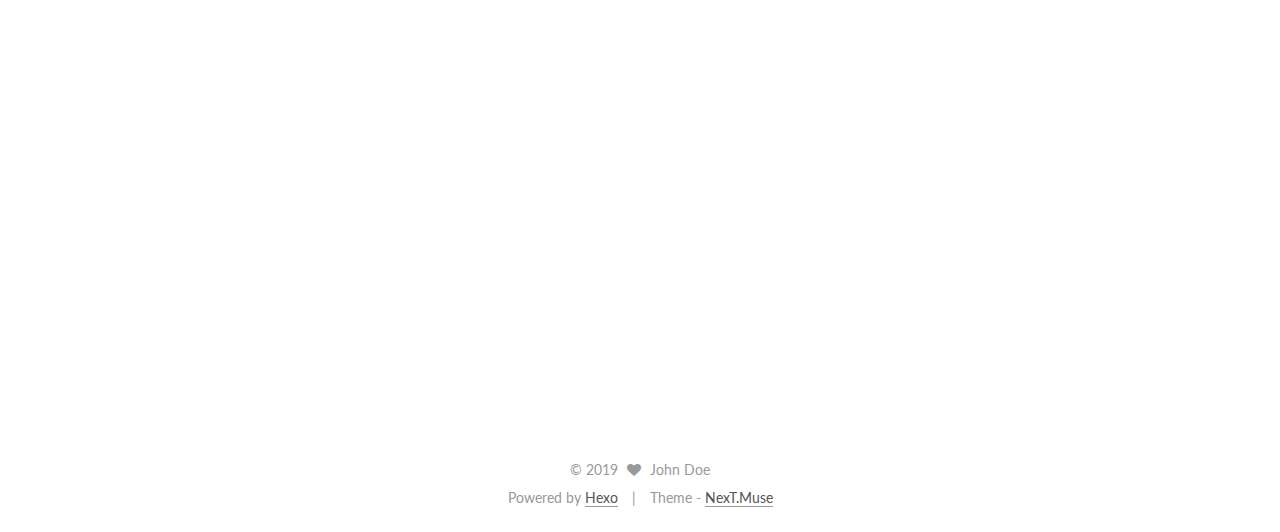
<file: 2019/09/11/我的第二篇博客/index.html>
<!DOCTYPE html>



  


<html class="theme-next muse use-motion" lang="en">
<head><meta name="generator" content="Hexo 3.9.0">
  <meta charset="UTF-8">
<meta http-equiv="X-UA-Compatible" content="IE=edge">
<meta name="viewport" content="width=device-width, initial-scale=1, maximum-scale=1">
<meta name="theme-color" content="#222">









<meta http-equiv="Cache-Control" content="no-transform">
<meta http-equiv="Cache-Control" content="no-siteapp">















  
  
  <link href="/lib/fancybox/source/jquery.fancybox.css?v=2.1.5" rel="stylesheet" type="text/css">




  
  
  
  

  
    
    
  

  

  

  

  

  
    
    
    <link href="//fonts.googleapis.com/css?family=Lato:300,300italic,400,400italic,700,700italic&subset=latin,latin-ext" rel="stylesheet" type="text/css">
  






<link href="/lib/font-awesome/css/font-awesome.min.css?v=4.6.2" rel="stylesheet" type="text/css">

<link href="/css/main.css?v=5.1.2" rel="stylesheet" type="text/css">


  <meta name="keywords" content="蓝屏,">








  <link rel="shortcut icon" type="image/x-icon" href="/favicon.ico?v=5.1.2">






<meta name="description" content="电脑出现”蓝屏”无外有二种情况，一种是软件引起的，另一种是硬件引起的，软件引起的”蓝屏”故障，一般重装系统都能解决。但也可以不重装系统来解决。而硬件引起的”蓝屏”故障，要根据具体的情况分别解决。 一、软件引起的”蓝屏”故障 重要文件损坏或丢失会引起”蓝屏”故障(包括病毒所致)。  WIN中VxD(虚拟设备驱动程序)或.DLL(动态连接库)之类的重要文件丢失会出现”蓝屏警告”。解决的办法是利用Win">
<meta name="keywords" content="蓝屏">
<meta property="og:type" content="article">
<meta property="og:title" content="电脑蓝屏怎么办">
<meta property="og:url" content="http://yoursite.com/2019/09/11/我的第二篇博客/index.html">
<meta property="og:site_name" content="Hexo">
<meta property="og:description" content="电脑出现”蓝屏”无外有二种情况，一种是软件引起的，另一种是硬件引起的，软件引起的”蓝屏”故障，一般重装系统都能解决。但也可以不重装系统来解决。而硬件引起的”蓝屏”故障，要根据具体的情况分别解决。 一、软件引起的”蓝屏”故障 重要文件损坏或丢失会引起”蓝屏”故障(包括病毒所致)。  WIN中VxD(虚拟设备驱动程序)或.DLL(动态连接库)之类的重要文件丢失会出现”蓝屏警告”。解决的办法是利用Win">
<meta property="og:locale" content="en">
<meta property="og:updated_time" content="2019-09-11T16:10:20.715Z">
<meta name="twitter:card" content="summary">
<meta name="twitter:title" content="电脑蓝屏怎么办">
<meta name="twitter:description" content="电脑出现”蓝屏”无外有二种情况，一种是软件引起的，另一种是硬件引起的，软件引起的”蓝屏”故障，一般重装系统都能解决。但也可以不重装系统来解决。而硬件引起的”蓝屏”故障，要根据具体的情况分别解决。 一、软件引起的”蓝屏”故障 重要文件损坏或丢失会引起”蓝屏”故障(包括病毒所致)。  WIN中VxD(虚拟设备驱动程序)或.DLL(动态连接库)之类的重要文件丢失会出现”蓝屏警告”。解决的办法是利用Win">



<script type="text/javascript" id="hexo.configurations">
  var NexT = window.NexT || {};
  var CONFIG = {
    root: '/',
    scheme: 'Muse',
    sidebar: {"position":"left","display":"post","offset":12,"offset_float":12,"b2t":false,"scrollpercent":false,"onmobile":false},
    fancybox: true,
    tabs: true,
    motion: true,
    duoshuo: {
      userId: '0',
      author: 'Author'
    },
    algolia: {
      applicationID: '',
      apiKey: '',
      indexName: '',
      hits: {"per_page":10},
      labels: {"input_placeholder":"Search for Posts","hits_empty":"We didn't find any results for the search: ${query}","hits_stats":"${hits} results found in ${time} ms"}
    }
  };
</script>



  <link rel="canonical" href="http://yoursite.com/2019/09/11/我的第二篇博客/">





  <title>电脑蓝屏怎么办 | Hexo</title>
  














</head>

<body itemscope itemtype="http://schema.org/WebPage" lang="en">

  
  
    
  

  <div class="container sidebar-position-left page-post-detail ">
    <div class="headband"></div>

    <header id="header" class="header" itemscope itemtype="http://schema.org/WPHeader">
      <div class="header-inner"><div class="site-brand-wrapper">
  <div class="site-meta ">
    

    <div class="custom-logo-site-title">
      <a href="/" class="brand" rel="start">
        <span class="logo-line-before"><i></i></span>
        <span class="site-title">Hexo</span>
        <span class="logo-line-after"><i></i></span>
      </a>
    </div>
      
        <p class="site-subtitle"></p>
      
  </div>

  <div class="site-nav-toggle">
    <button>
      <span class="btn-bar"></span>
      <span class="btn-bar"></span>
      <span class="btn-bar"></span>
    </button>
  </div>
</div>

<nav class="site-nav">
  

  
    <ul id="menu" class="menu">
      
        
        <li class="menu-item menu-item-home">
          <a href="/" rel="section">
            
              <i class="menu-item-icon fa fa-fw fa-home"></i> <br>
            
            Home
          </a>
        </li>
      
        
        <li class="menu-item menu-item-archives">
          <a href="/archives/" rel="section">
            
              <i class="menu-item-icon fa fa-fw fa-archive"></i> <br>
            
            Archives
          </a>
        </li>
      
        
        <li class="menu-item menu-item-tags">
          <a href="/tags/" rel="section">
            
              <i class="menu-item-icon fa fa-fw fa-tags"></i> <br>
            
            Tags
          </a>
        </li>
      

      
    </ul>
  

  
</nav>



 </div>
    </header>

    <main id="main" class="main">
      <div class="main-inner">
        <div class="content-wrap">
          <div id="content" class="content">
            

  <div id="posts" class="posts-expand">
    

  

  
  
  

  <article class="post post-type-normal" itemscope itemtype="http://schema.org/Article">
  
  
  
  <div class="post-block">
    <link itemprop="mainEntityOfPage" href="http://yoursite.com/2019/09/11/我的第二篇博客/">

    <span hidden itemprop="author" itemscope itemtype="http://schema.org/Person">
      <meta itemprop="name" content="John Doe">
      <meta itemprop="description" content>
      <meta itemprop="image" content="/images/avatar.gif">
    </span>

    <span hidden itemprop="publisher" itemscope itemtype="http://schema.org/Organization">
      <meta itemprop="name" content="Hexo">
    </span>

    
      <header class="post-header">

        
        
          <h1 class="post-title" itemprop="name headline">电脑蓝屏怎么办</h1>
        

        <div class="post-meta">
          <span class="post-time">
            
              <span class="post-meta-item-icon">
                <i class="fa fa-calendar-o"></i>
              </span>
              
                <span class="post-meta-item-text">Posted on</span>
              
              <time title="Post created" itemprop="dateCreated datePublished" datetime="2019-09-11T23:54:41+08:00">
                2019-09-11
              </time>
            

            

            
          </span>

          

          
            
          

          
          

          

          

          

        </div>
      </header>
    

    
    
    
    <div class="post-body" itemprop="articleBody">

      
      

      
        <p>电脑出现”蓝屏”无外有二种情况，一种是<strong>软件引起的</strong>，另一种是<em>硬件引起</em>的，软件引起的”蓝屏”故障，一般重装系统都能解决。但也可以不重装系统来解决。而硬件引起的”蓝屏”故障，要根据具体的情况分别解决。</p>
<h2 id="一、软件引起的”蓝屏”故障"><a href="#一、软件引起的”蓝屏”故障" class="headerlink" title="一、软件引起的”蓝屏”故障"></a>一、软件引起的”蓝屏”故障</h2><ol>
<li>重要文件损坏或丢失会引起”蓝屏”故障(包括病毒所致)。</li>
</ol>
<p>WIN中VxD(虚拟设备驱动程序)或.DLL(动态连接库)之类的重要文件丢失会出现”蓝屏警告”。解决的办法是利用Win的启动盘中的”Ext”来恢复被损坏或丢失的文件，步骤如下：</p>
<ul>
<li><p>(1)、先用WIN的启动盘起动电脑，在提示符下敲入”Ext”命令;</p>
</li>
<li><p>(2)、在提示”PleaseenterthepathtotheWindowsCABfiles(a):”后输入WIN安装压缩包所在的完整路径，回车，如”E:Pwin2003Win2003;</p>
</li>
<li><p>(3)、在提示”Pleaseenterthename(s)ofthefile(s)youwanttoextract:”后输入你丢失的文件名，如”BIOS.Vxd”，回车;</p>
</li>
<li><p>(4)、在解压路径提示”Pleaseenterpathtoextrctto(‘Enter’forcurrentdirectory):” 后输入文件将被解压到的完整路径，如”C:WindowsSystem”并回车，后面出现的提示，只要按YES回车即可，得新启动后就能恢复系统。注：因事先记下丢失的文件名，以便恢复)</p>
</li>
</ul>
<p>如是病毒引起，可用杀毒软件来杀毒，并及时恢复中毒前的备份;如果能启动图形界面，可采取重装主板以及显示卡的驱动程序，和进行”系统文件扫描”来恢复被破坏或丢失的文件，可从开始菜单内附件中的系统工具中找到。</p>
<ol start="2">
<li>注册表损坏导致文件指向错误所引起的”蓝屏”</li>
</ol>
<p>在注册表被改动后或受到破坏，在开机或在调用程序时出现”蓝屏”，并且屏幕有出错信息(包括出错的文件名)。</p>
<p>–解决方法是恢复注册表备份，重新启动计算机，切换到MS-DOS方式，进入Windows子目录，键入 Scanregregstore后回车，就可恢复最近一次注册表</p>
<ol start="3">
<li>在卸载程序后出现”蓝屏”，多数是由于程序卸载不完善造成</li>
</ol>
<p>解决办法：首先记下出错文件名，然后到注册表中找到以下分支”HKEY_LOCAL_MACHINESysytem CurrentControlSetServicesVxD”,在”查找”中输入出错的文件名，把查到键值删除即可。</p>
<ol start="4">
<li>在System.ini文件错误引起的”蓝屏”,由于软件卸载或安装时没有即时更新System.ini造成”蓝屏”</li>
</ol>
<p>解决办法：禁用注册表中该项或重装相应软件或驱动程序;</p>
<p>由于Win98的spl和Microsoft的Vxd_fix.exe补丁程序对Win98的稳定起着重要的作用，可到华军网站下载补丁 Vxd_fix.exe.</p>
<ol start="5">
<li>系统资源耗尽引起的蓝屏</li>
</ol>
<p>这一类故障主要是三个堆资源(系统资源、用户资源、GDI资源)占用有情况有关。</p>
<p>–打开资源监视器，看一下剩余资源的情况，如这三种资源都在50%甚至更低，就很容易出现”非法操作”、”蓝屏”、”死机”。因此，必须减少资源浪费，减少不必要的程序加载，避免同时运行大程序(如图形、声音和视频软件)，如加载计划任务程序、输入法和声音指示、声卡的DOS驱动程序，系统监视程序等。</p>
<ol start="6">
<li>DirexctX问题引起的”蓝屏”故障</li>
</ol>
<p>如DirectX版本过高、过低;游戏与它不兼容或是不支持;辅助文件丢失;显卡对它不支持，都可能造成此故障。升级或重装 DirectX，尝试更新显卡的BIOS和驱动程序，或升级显卡。</p>
<ol start="7">
<li>软件不兼容导致的。</li>
</ol>
<p>##、硬件引起的”蓝屏”故障</p>
<p>此类故障主要有以下几种：</p>
<ol>
<li><p>内存超频或不稳定。主要出现随机性”蓝屏”。恢复正常频率运行，或找一根好的内存条进行替换，一般都能解决问题，还要注意和CPU内存条很近的散热问题。</p>
</li>
<li><p>硬件的兼容性不好引起的”蓝屏”。由于DIY门使用的是兼容机，没有经过完善的监测，从而留下陷患，如不同规格的内存条混插等，可交换内存条所插的插糟位置，或更换相同规格、厂家、批号的内存条都可解决问题。而内存条的好坏直接影响系统的稳定性，应特别引起重视。</p>
</li>
<li><p>硬件散热问题也会引起”蓝屏”。这一类故障，往往都有一定规律，一般在电脑运行一段时间后才出现，表现中”蓝屏”死机或随意重启动，解决方法是很简单，不要随意超频，加强机内的降温。</p>
</li>
<li><p>I/O冲突也能引起”蓝屏”。这种现象比较少，如果出现，可以从系统中删除带!号或?号的设备名，重新启动计算机，一般能解决。</p>
</li>
</ol>
<p>##三、装XP引起的”蓝屏”故障</p>
<p>现在很多笔记本都预装了Vista操作系统，很多用户都不喜欢这个花哨的系统，而更倾心于经典的Windows XP，但是在安装XP时却经常遇到蓝屏而无法安装成功。其实，笔记本在装XP发生蓝屏99%都是因为XP对SATA硬盘的兼容性引起的。我们在安装系统前，只要在BIOS中将硬盘的工作状态修改为“兼容模式”，就可以顺利进行XP的安装了。</p>
<p>如何预防笔记本出现蓝屏?</p>
<p>随着笔记本使用者的增多，笔记本小故障也成了大家最头痛的问题。即便是某些小故障或冲突也可能导致笔记本在使用的时会突然蓝屏，甚至还会自动重启。今天我们就一起来看看如何解决笔记本蓝屏的问题。</p>
<p>升级笔记本BIOS</p>
<p>一般说来笔记本在出厂的时候很可能设计上存在某些的瑕疵，而厂商通常会采用升级BIOS的方法来解决这些Bug。如果我们在使用笔记本脑的过程中遇到了蓝屏的情况，那么我们可以采取升级BIOS的办法来解决蓝屏的故障。</p>
<p>具体执行办法：首先从厂商的网站上下载BIOS刷新程序以及BIOS更新文件。接着运行BIOS刷新软件，并选择我们下载的BIOS文件 (这里下载的时候一定要选择能适应本型号机器的BIOS文件，如果刷写错误就会导致机器无法工作)。最后选择“刷新”便可以自动刷新BIOS了。刷新完毕以后机器自动重启，而在自检信息中我们就可以看见BIOS的版本已经更新了。</p>
<p>正确安装硬件驱动</p>
<p>在刷新了BIOS以后，部分笔记本依然会出现蓝屏重启的信息，遇到这样的情况我们就要检查一下是不是某个硬件的驱动安装不正确，或者是某个最新安装的硬件无法正常工作。进入“我的电脑”→“控制面板”→“系统”→“设备管理器”中，查看笔记本是否硬件安装不正确或者有出现冲突的地方。</p>
<p>具体执行办法：如果遇到某个设备上带有问号标志，那么我们需要到相关硬件厂商的网站上去下载最新的驱动，然后重新给笔记本安装驱动即可。如果遇到安装新硬件以后机器出现蓝屏，且更换驱动无效的话，那么很可能是硬件本身或硬件的驱动与笔记本或操作系统存在兼容性问题，我们只需要取下该硬件或者在“设备管理器”中将该硬件禁用即可解决问题。3lian.com</p>
<p>调整硬盘缓存</p>
<p>此外，当系统分区的容量过低时很可能造成机器虚拟内存值过低，这种情况也会导致蓝屏。出现这样的问题时我们就要释放硬盘空间或者让系统自动设置虚拟内存来解决问题。</p>
<p>具体执行办法：最简单的方法就是删除系统分区(一般为C盘)中的临时文件，保持系统剩余空间在1GB左右)。如果确实C盘中的文件都无法删除，那么我们还可以进入“我的电脑”→“控制面板”→“系统”→“高级”中对“性能”选项进行设置。找到“虚拟内存”选项，将驱动器页面文件大小从“自定义大小”设置为“系统管理大小”，这样即可解决系统盘容量不足缓存过低导致机器蓝屏重启的问题。</p>

      
    </div>
    
    
    

    

    

    

    <footer class="post-footer">
      
        <div class="post-tags">
          
            <a href="/tags/蓝屏/" rel="tag"># 蓝屏</a>
          
        </div>
      

      
      
      

      
        <div class="post-nav">
          <div class="post-nav-next post-nav-item">
            
              <a href="/2019/08/28/我的第一个博客/" rel="next" title="我的第一个博客">
                <i class="fa fa-chevron-left"></i> 我的第一个博客
              </a>
            
          </div>

          <span class="post-nav-divider"></span>

          <div class="post-nav-prev post-nav-item">
            
          </div>
        </div>
      

      
      
    </footer>
  </div>
  
  
  
  </article>



    <div class="post-spread">
      
    </div>
  </div>


          </div>
          


          
  <div class="comments" id="comments">
    
  </div>


        </div>
        
          
  
  <div class="sidebar-toggle">
    <div class="sidebar-toggle-line-wrap">
      <span class="sidebar-toggle-line sidebar-toggle-line-first"></span>
      <span class="sidebar-toggle-line sidebar-toggle-line-middle"></span>
      <span class="sidebar-toggle-line sidebar-toggle-line-last"></span>
    </div>
  </div>

  <aside id="sidebar" class="sidebar">
    
    <div class="sidebar-inner">

      

      
        <ul class="sidebar-nav motion-element">
          <li class="sidebar-nav-toc sidebar-nav-active" data-target="post-toc-wrap">
            Table of Contents
          </li>
          <li class="sidebar-nav-overview" data-target="site-overview">
            Overview
          </li>
        </ul>
      

      <section class="site-overview sidebar-panel">
        <div class="site-author motion-element" itemprop="author" itemscope itemtype="http://schema.org/Person">
          <img class="site-author-image" itemprop="image" src="/images/avatar.gif" alt="John Doe">
          <p class="site-author-name" itemprop="name">John Doe</p>
           
              <p class="site-description motion-element" itemprop="description"></p>
          
        </div>
        <nav class="site-state motion-element">

          
            <div class="site-state-item site-state-posts">
              <a href="/archives/">
                <span class="site-state-item-count">3</span>
                <span class="site-state-item-name">posts</span>
              </a>
            </div>
          

          

          
            
            
            <div class="site-state-item site-state-tags">
              
                <span class="site-state-item-count">1</span>
                <span class="site-state-item-name">tags</span>
              
            </div>
          

        </nav>

        

        <div class="links-of-author motion-element">
          
        </div>

        
        

        
        

        


      </section>

      
      <!--noindex-->
        <section class="post-toc-wrap motion-element sidebar-panel sidebar-panel-active">
          <div class="post-toc">

            
              
            

            
              <div class="post-toc-content"><ol class="nav"><li class="nav-item nav-level-2"><a class="nav-link" href="#一、软件引起的”蓝屏”故障"><span class="nav-number">1.</span> <span class="nav-text">一、软件引起的”蓝屏”故障</span></a></li></ol></div>
            

          </div>
        </section>
      <!--/noindex-->
      

      

    </div>
  </aside>


        
      </div>
    </main>

    <footer id="footer" class="footer">
      <div class="footer-inner">
        <div class="copyright">
  
  &copy; 
  <span itemprop="copyrightYear">2019</span>
  <span class="with-love">
    <i class="fa fa-heart"></i>
  </span>
  <span class="author" itemprop="copyrightHolder">John Doe</span>
</div>


<div class="powered-by">
  Powered by <a class="theme-link" href="https://hexo.io">Hexo</a>
</div>

<div class="theme-info">
  Theme -
  <a class="theme-link" href="https://github.com/iissnan/hexo-theme-next">
    NexT.Muse
  </a>
</div>


        

        
      </div>
    </footer>

    
      <div class="back-to-top">
        <i class="fa fa-arrow-up"></i>
        
      </div>
    

  </div>

  

<script type="text/javascript">
  if (Object.prototype.toString.call(window.Promise) !== '[object Function]') {
    window.Promise = null;
  }
</script>









  












  
  <script type="text/javascript" src="/lib/jquery/index.js?v=2.1.3"></script>

  
  <script type="text/javascript" src="/lib/fastclick/lib/fastclick.min.js?v=1.0.6"></script>

  
  <script type="text/javascript" src="/lib/jquery_lazyload/jquery.lazyload.js?v=1.9.7"></script>

  
  <script type="text/javascript" src="/lib/velocity/velocity.min.js?v=1.2.1"></script>

  
  <script type="text/javascript" src="/lib/velocity/velocity.ui.min.js?v=1.2.1"></script>

  
  <script type="text/javascript" src="/lib/fancybox/source/jquery.fancybox.pack.js?v=2.1.5"></script>


  


  <script type="text/javascript" src="/js/src/utils.js?v=5.1.2"></script>

  <script type="text/javascript" src="/js/src/motion.js?v=5.1.2"></script>



  
  

  
  <script type="text/javascript" src="/js/src/scrollspy.js?v=5.1.2"></script>
<script type="text/javascript" src="/js/src/post-details.js?v=5.1.2"></script>



  


  <script type="text/javascript" src="/js/src/bootstrap.js?v=5.1.2"></script>



  


  




	





  





  






  





  

  

  

  

  

  

</body>
</html>
</file>
<file: css/style.css>
body {
  width: 100%;
}
body:before,
body:after {
  content: "";
  display: table;
}
body:after {
  clear: both;
}
html,
body,
div,
span,
applet,
object,
iframe,
h1,
h2,
h3,
h4,
h5,
h6,
p,
blockquote,
pre,
a,
abbr,
acronym,
address,
big,
cite,
code,
del,
dfn,
em,
img,
ins,
kbd,
q,
s,
samp,
small,
strike,
strong,
sub,
sup,
tt,
var,
dl,
dt,
dd,
ol,
ul,
li,
fieldset,
form,
label,
legend,
table,
caption,
tbody,
tfoot,
thead,
tr,
th,
td {
  margin: 0;
  padding: 0;
  border: 0;
  outline: 0;
  font-weight: inherit;
  font-style: inherit;
  font-family: inherit;
  font-size: 100%;
  vertical-align: baseline;
}
body {
  line-height: 1;
  color: #000;
  background: #fff;
}
ol,
ul {
  list-style: none;
}
table {
  border-collapse: separate;
  border-spacing: 0;
  vertical-align: middle;
}
caption,
th,
td {
  text-align: left;
  font-weight: normal;
  vertical-align: middle;
}
a img {
  border: none;
}
input,
button {
  margin: 0;
  padding: 0;
}
input::-moz-focus-inner,
button::-moz-focus-inner {
  border: 0;
  padding: 0;
}
@font-face {
  font-family: FontAwesome;
  font-style: normal;
  font-weight: normal;
  src: url("fonts/fontawesome-webfont.eot?v=#4.0.3");
  src: url("fonts/fontawesome-webfont.eot?#iefix&v=#4.0.3") format("embedded-opentype"), url("fonts/fontawesome-webfont.woff?v=#4.0.3") format("woff"), url("fonts/fontawesome-webfont.ttf?v=#4.0.3") format("truetype"), url("fonts/fontawesome-webfont.svg#fontawesomeregular?v=#4.0.3") format("svg");
}
html,
body,
#container {
  height: 100%;
}
body {
  background: #eee;
  font: 14px -apple-system, BlinkMacSystemFont, "Segoe UI", "Roboto", "Oxygen", "Ubuntu", "Cantarell", "Fira Sans", "Droid Sans", "Helvetica Neue", sans-serif;
  -webkit-text-size-adjust: 100%;
}
.outer {
  max-width: 1220px;
  margin: 0 auto;
  padding: 0 20px;
}
.outer:before,
.outer:after {
  content: "";
  display: table;
}
.outer:after {
  clear: both;
}
.inner {
  display: inline;
  float: left;
  width: 98.33333333333333%;
  margin: 0 0.833333333333333%;
}
.left,
.alignleft {
  float: left;
}
.right,
.alignright {
  float: right;
}
.clear {
  clear: both;
}
#container {
  position: relative;
}
.mobile-nav-on {
  overflow: hidden;
}
#wrap {
  height: 100%;
  width: 100%;
  position: absolute;
  top: 0;
  left: 0;
  -webkit-transition: 0.2s ease-out;
  -moz-transition: 0.2s ease-out;
  -ms-transition: 0.2s ease-out;
  transition: 0.2s ease-out;
  z-index: 1;
  background: #eee;
}
.mobile-nav-on #wrap {
  left: 280px;
}
@media screen and (min-width: 768px) {
  #main {
    display: inline;
    float: left;
    width: 73.33333333333333%;
    margin: 0 0.833333333333333%;
  }
}
.article-date,
.article-category-link,
.archive-year,
.widget-title {
  text-decoration: none;
  text-transform: uppercase;
  letter-spacing: 2px;
  color: #999;
  margin-bottom: 1em;
  margin-left: 5px;
  line-height: 1em;
  text-shadow: 0 1px #fff;
  font-weight: bold;
}
.article-inner,
.archive-article-inner {
  background: #fff;
  -webkit-box-shadow: 1px 2px 3px #ddd;
  box-shadow: 1px 2px 3px #ddd;
  border: 1px solid #ddd;
  border-radius: 3px;
}
.article-entry h1,
.widget h1 {
  font-size: 2em;
}
.article-entry h2,
.widget h2 {
  font-size: 1.5em;
}
.article-entry h3,
.widget h3 {
  font-size: 1.3em;
}
.article-entry h4,
.widget h4 {
  font-size: 1.2em;
}
.article-entry h5,
.widget h5 {
  font-size: 1em;
}
.article-entry h6,
.widget h6 {
  font-size: 1em;
  color: #999;
}
.article-entry hr,
.widget hr {
  border: 1px dashed #ddd;
}
.article-entry strong,
.widget strong {
  font-weight: bold;
}
.article-entry em,
.widget em,
.article-entry cite,
.widget cite {
  font-style: italic;
}
.article-entry sup,
.widget sup,
.article-entry sub,
.widget sub {
  font-size: 0.75em;
  line-height: 0;
  position: relative;
  vertical-align: baseline;
}
.article-entry sup,
.widget sup {
  top: -0.5em;
}
.article-entry sub,
.widget sub {
  bottom: -0.2em;
}
.article-entry small,
.widget small {
  font-size: 0.85em;
}
.article-entry acronym,
.widget acronym,
.article-entry abbr,
.widget abbr {
  border-bottom: 1px dotted;
}
.article-entry ul,
.widget ul,
.article-entry ol,
.widget ol,
.article-entry dl,
.widget dl {
  margin: 0 20px;
  line-height: 1.6em;
}
.article-entry ul ul,
.widget ul ul,
.article-entry ol ul,
.widget ol ul,
.article-entry ul ol,
.widget ul ol,
.article-entry ol ol,
.widget ol ol {
  margin-top: 0;
  margin-bottom: 0;
}
.article-entry ul,
.widget ul {
  list-style: disc;
}
.article-entry ol,
.widget ol {
  list-style: decimal;
}
.article-entry dt,
.widget dt {
  font-weight: bold;
}
#header {
  height: 300px;
  position: relative;
  border-bottom: 1px solid #ddd;
}
#header:before,
#header:after {
  content: "";
  position: absolute;
  left: 0;
  right: 0;
  height: 40px;
}
#header:before {
  top: 0;
  background: -webkit-linear-gradient(rgba(0,0,0,0.2), transparent);
  background: -moz-linear-gradient(rgba(0,0,0,0.2), transparent);
  background: -ms-linear-gradient(rgba(0,0,0,0.2), transparent);
  background: linear-gradient(rgba(0,0,0,0.2), transparent);
}
#header:after {
  bottom: 0;
  background: -webkit-linear-gradient(transparent, rgba(0,0,0,0.2));
  background: -moz-linear-gradient(transparent, rgba(0,0,0,0.2));
  background: -ms-linear-gradient(transparent, rgba(0,0,0,0.2));
  background: linear-gradient(transparent, rgba(0,0,0,0.2));
}
#header-outer {
  height: 100%;
  position: relative;
}
#header-inner {
  position: relative;
  overflow: hidden;
}
#banner {
  position: absolute;
  top: 0;
  left: 0;
  width: 100%;
  height: 100%;
  background: url("images/banner.jpg") center #000;
  -webkit-background-size: cover;
  -moz-background-size: cover;
  background-size: cover;
  z-index: -1;
}
#header-title {
  text-align: center;
  height: 40px;
  position: absolute;
  top: 50%;
  left: 0;
  margin-top: -20px;
}
#logo,
#subtitle {
  text-decoration: none;
  color: #fff;
  font-weight: 300;
  text-shadow: 0 1px 4px rgba(0,0,0,0.3);
}
#logo {
  font-size: 40px;
  line-height: 40px;
  letter-spacing: 2px;
}
#subtitle {
  font-size: 16px;
  line-height: 16px;
  letter-spacing: 1px;
}
#subtitle-wrap {
  margin-top: 16px;
}
#main-nav {
  float: left;
  margin-left: -15px;
}
.nav-icon,
.main-nav-link {
  float: left;
  color: #fff;
  opacity: 0.6;
  text-decoration: none;
  text-shadow: 0 1px rgba(0,0,0,0.2);
  -webkit-transition: opacity 0.2s;
  -moz-transition: opacity 0.2s;
  -ms-transition: opacity 0.2s;
  transition: opacity 0.2s;
  display: block;
  padding: 20px 15px;
}
.nav-icon:hover,
.main-nav-link:hover {
  opacity: 1;
}
.nav-icon {
  font-family: FontAwesome;
  text-align: center;
  font-size: 14px;
  width: 14px;
  height: 14px;
  padding: 20px 15px;
  position: relative;
  cursor: pointer;
}
.main-nav-link {
  font-weight: 300;
  letter-spacing: 1px;
}
@media screen and (max-width: 479px) {
  .main-nav-link {
    display: none;
  }
}
#main-nav-toggle {
  display: none;
}
#main-nav-toggle:before {
  content: "\f0c9";
}
@media screen and (max-width: 479px) {
  #main-nav-toggle {
    display: block;
  }
}
#sub-nav {
  float: right;
  margin-right: -15px;
}
#nav-rss-link:before {
  content: "\f09e";
}
#nav-search-btn:before {
  content: "\f002";
}
#search-form-wrap {
  position: absolute;
  top: 15px;
  width: 150px;
  height: 30px;
  right: -150px;
  opacity: 0;
  -webkit-transition: 0.2s ease-out;
  -moz-transition: 0.2s ease-out;
  -ms-transition: 0.2s ease-out;
  transition: 0.2s ease-out;
}
#search-form-wrap.on {
  opacity: 1;
  right: 0;
}
@media screen and (max-width: 479px) {
  #search-form-wrap {
    width: 100%;
    right: -100%;
  }
}
.search-form {
  position: absolute;
  top: 0;
  left: 0;
  right: 0;
  background: #fff;
  padding: 5px 15px;
  border-radius: 15px;
  -webkit-box-shadow: 0 0 10px rgba(0,0,0,0.3);
  box-shadow: 0 0 10px rgba(0,0,0,0.3);
}
.search-form-input {
  border: none;
  background: none;
  color: #555;
  width: 100%;
  font: 13px -apple-system, BlinkMacSystemFont, "Segoe UI", "Roboto", "Oxygen", "Ubuntu", "Cantarell", "Fira Sans", "Droid Sans", "Helvetica Neue", sans-serif;
  outline: none;
}
.search-form-input::-webkit-search-results-decoration,
.search-form-input::-webkit-search-cancel-button {
  -webkit-appearance: none;
}
.search-form-submit {
  position: absolute;
  top: 50%;
  right: 10px;
  margin-top: -7px;
  font: 13px FontAwesome;
  border: none;
  background: none;
  color: #bbb;
  cursor: pointer;
}
.search-form-submit:hover,
.search-form-submit:focus {
  color: #777;
}
.article {
  margin: 50px 0;
}
.article-inner {
  overflow: hidden;
}
.article-meta:before,
.article-meta:after {
  content: "";
  display: table;
}
.article-meta:after {
  clear: both;
}
.article-date {
  float: left;
}
.article-category {
  float: left;
  line-height: 1em;
  color: #ccc;
  text-shadow: 0 1px #fff;
  margin-left: 8px;
}
.article-category:before {
  content: "\2022";
}
.article-category-link {
  margin: 0 12px 1em;
}
.article-header {
  padding: 20px 20px 0;
}
.article-title {
  text-decoration: none;
  font-size: 2em;
  font-weight: bold;
  color: #555;
  line-height: 1.1em;
  -webkit-transition: color 0.2s;
  -moz-transition: color 0.2s;
  -ms-transition: color 0.2s;
  transition: color 0.2s;
}
a.article-title:hover {
  color: #258fb8;
}
.article-entry {
  color: #555;
  padding: 0 20px;
}
.article-entry:before,
.article-entry:after {
  content: "";
  display: table;
}
.article-entry:after {
  clear: both;
}
.article-entry p,
.article-entry table {
  line-height: 1.6em;
  margin: 1.6em 0;
}
.article-entry h1,
.article-entry h2,
.article-entry h3,
.article-entry h4,
.article-entry h5,
.article-entry h6 {
  font-weight: bold;
}
.article-entry h1,
.article-entry h2,
.article-entry h3,
.article-entry h4,
.article-entry h5,
.article-entry h6 {
  line-height: 1.1em;
  margin: 1.1em 0;
}
.article-entry a {
  color: #258fb8;
  text-decoration: none;
}
.article-entry a:hover {
  text-decoration: underline;
}
.article-entry ul,
.article-entry ol,
.article-entry dl {
  margin-top: 1.6em;
  margin-bottom: 1.6em;
}
.article-entry img,
.article-entry video {
  max-width: 100%;
  height: auto;
  display: block;
  margin: auto;
}
.article-entry iframe {
  border: none;
}
.article-entry table {
  width: 100%;
  border-collapse: collapse;
  border-spacing: 0;
}
.article-entry th {
  font-weight: bold;
  border-bottom: 3px solid #ddd;
  padding-bottom: 0.5em;
}
.article-entry td {
  border-bottom: 1px solid #ddd;
  padding: 10px 0;
}
.article-entry blockquote {
  font-family: Georgia, "Times New Roman", serif;
  font-size: 1.4em;
  margin: 1.6em 20px;
  text-align: center;
}
.article-entry blockquote footer {
  font-size: 14px;
  margin: 1.6em 0;
  font-family: -apple-system, BlinkMacSystemFont, "Segoe UI", "Roboto", "Oxygen", "Ubuntu", "Cantarell", "Fira Sans", "Droid Sans", "Helvetica Neue", sans-serif;
}
.article-entry blockquote footer cite:before {
  content: "—";
  padding: 0 0.5em;
}
.article-entry .pullquote {
  text-align: left;
  width: 45%;
  margin: 0;
}
.article-entry .pullquote.left {
  margin-left: 0.5em;
  margin-right: 1em;
}
.article-entry .pullquote.right {
  margin-right: 0.5em;
  margin-left: 1em;
}
.article-entry .caption {
  color: #999;
  display: block;
  font-size: 0.9em;
  margin-top: 0.5em;
  position: relative;
  text-align: center;
}
.article-entry .video-container {
  position: relative;
  padding-top: 56.25%;
  height: 0;
  overflow: hidden;
}
.article-entry .video-container iframe,
.article-entry .video-container object,
.article-entry .video-container embed {
  position: absolute;
  top: 0;
  left: 0;
  width: 100%;
  height: 100%;
  margin-top: 0;
}
.article-more-link a {
  display: inline-block;
  line-height: 1em;
  padding: 6px 15px;
  border-radius: 15px;
  background: #eee;
  color: #999;
  text-shadow: 0 1px #fff;
  text-decoration: none;
}
.article-more-link a:hover {
  background: #258fb8;
  color: #fff;
  text-decoration: none;
  text-shadow: 0 1px #1e7293;
}
.article-footer {
  font-size: 0.85em;
  line-height: 1.6em;
  border-top: 1px solid #ddd;
  padding-top: 1.6em;
  margin: 0 20px 20px;
}
.article-footer:before,
.article-footer:after {
  content: "";
  display: table;
}
.article-footer:after {
  clear: both;
}
.article-footer a {
  color: #999;
  text-decoration: none;
}
.article-footer a:hover {
  color: #555;
}
.article-tag-list-item {
  float: left;
  margin-right: 10px;
}
.article-tag-list-link:before {
  content: "#";
}
.article-comment-link {
  float: right;
}
.article-comment-link:before {
  content: "\f075";
  font-family: FontAwesome;
  padding-right: 8px;
}
.article-share-link {
  cursor: pointer;
  float: right;
  margin-left: 20px;
}
.article-share-link:before {
  content: "\f064";
  font-family: FontAwesome;
  padding-right: 6px;
}
#article-nav {
  position: relative;
}
#article-nav:before,
#article-nav:after {
  content: "";
  display: table;
}
#article-nav:after {
  clear: both;
}
@media screen and (min-width: 768px) {
  #article-nav {
    margin: 50px 0;
  }
  #article-nav:before {
    width: 8px;
    height: 8px;
    position: absolute;
    top: 50%;
    left: 50%;
    margin-top: -4px;
    margin-left: -4px;
    content: "";
    border-radius: 50%;
    background: #ddd;
    -webkit-box-shadow: 0 1px 2px #fff;
    box-shadow: 0 1px 2px #fff;
  }
}
.article-nav-link-wrap {
  text-decoration: none;
  text-shadow: 0 1px #fff;
  color: #999;
  -webkit-box-sizing: border-box;
  -moz-box-sizing: border-box;
  box-sizing: border-box;
  margin-top: 50px;
  text-align: center;
  display: block;
}
.article-nav-link-wrap:hover {
  color: #555;
}
@media screen and (min-width: 768px) {
  .article-nav-link-wrap {
    width: 50%;
    margin-top: 0;
  }
}
@media screen and (min-width: 768px) {
  #article-nav-newer {
    float: left;
    text-align: right;
    padding-right: 20px;
  }
}
@media screen and (min-width: 768px) {
  #article-nav-older {
    float: right;
    text-align: left;
    padding-left: 20px;
  }
}
.article-nav-caption {
  text-transform: uppercase;
  letter-spacing: 2px;
  color: #ddd;
  line-height: 1em;
  font-weight: bold;
}
#article-nav-newer .article-nav-caption {
  margin-right: -2px;
}
.article-nav-title {
  font-size: 0.85em;
  line-height: 1.6em;
  margin-top: 0.5em;
}
.article-share-box {
  position: absolute;
  display: none;
  background: #fff;
  -webkit-box-shadow: 1px 2px 10px rgba(0,0,0,0.2);
  box-shadow: 1px 2px 10px rgba(0,0,0,0.2);
  border-radius: 3px;
  margin-left: -145px;
  overflow: hidden;
  z-index: 1;
}
.article-share-box.on {
  display: block;
}
.article-share-input {
  width: 100%;
  background: none;
  -webkit-box-sizing: border-box;
  -moz-box-sizing: border-box;
  box-sizing: border-box;
  font: 14px -apple-system, BlinkMacSystemFont, "Segoe UI", "Roboto", "Oxygen", "Ubuntu", "Cantarell", "Fira Sans", "Droid Sans", "Helvetica Neue", sans-serif;
  padding: 0 15px;
  color: #555;
  outline: none;
  border: 1px solid #ddd;
  border-radius: 3px 3px 0 0;
  height: 36px;
  line-height: 36px;
}
.article-share-links {
  background: #eee;
}
.article-share-links:before,
.article-share-links:after {
  content: "";
  display: table;
}
.article-share-links:after {
  clear: both;
}
.article-share-twitter,
.article-share-facebook,
.article-share-pinterest,
.article-share-google {
  width: 50px;
  height: 36px;
  display: block;
  float: left;
  position: relative;
  color: #999;
  text-shadow: 0 1px #fff;
}
.article-share-twitter:before,
.article-share-facebook:before,
.article-share-pinterest:before,
.article-share-google:before {
  font-size: 20px;
  font-family: FontAwesome;
  width: 20px;
  height: 20px;
  position: absolute;
  top: 50%;
  left: 50%;
  margin-top: -10px;
  margin-left: -10px;
  text-align: center;
}
.article-share-twitter:hover,
.article-share-facebook:hover,
.article-share-pinterest:hover,
.article-share-google:hover {
  color: #fff;
}
.article-share-twitter:before {
  content: "\f099";
}
.article-share-twitter:hover {
  background: #00aced;
  text-shadow: 0 1px #008abe;
}
.article-share-facebook:before {
  content: "\f09a";
}
.article-share-facebook:hover {
  background: #3b5998;
  text-shadow: 0 1px #2f477a;
}
.article-share-pinterest:before {
  content: "\f0d2";
}
.article-share-pinterest:hover {
  background: #cb2027;
  text-shadow: 0 1px #a21a1f;
}
.article-share-google:before {
  content: "\f0d5";
}
.article-share-google:hover {
  background: #dd4b39;
  text-shadow: 0 1px #be3221;
}
.article-gallery {
  background: #000;
  position: relative;
}
.article-gallery-photos {
  position: relative;
  overflow: hidden;
}
.article-gallery-img {
  display: none;
  max-width: 100%;
}
.article-gallery-img:first-child {
  display: block;
}
.article-gallery-img.loaded {
  position: absolute;
  display: block;
}
.article-gallery-img img {
  display: block;
  max-width: 100%;
  margin: 0 auto;
}
#comments {
  background: #fff;
  -webkit-box-shadow: 1px 2px 3px #ddd;
  box-shadow: 1px 2px 3px #ddd;
  padding: 20px;
  border: 1px solid #ddd;
  border-radius: 3px;
  margin: 50px 0;
}
#comments a {
  color: #258fb8;
}
.archives-wrap {
  margin: 50px 0;
}
.archives:before,
.archives:after {
  content: "";
  display: table;
}
.archives:after {
  clear: both;
}
.archive-year-wrap {
  margin-bottom: 1em;
}
.archives {
  -webkit-column-gap: 10px;
  -moz-column-gap: 10px;
  column-gap: 10px;
}
@media screen and (min-width: 480px) and (max-width: 767px) {
  .archives {
    -webkit-column-count: 2;
    -moz-column-count: 2;
    column-count: 2;
  }
}
@media screen and (min-width: 768px) {
  .archives {
    -webkit-column-count: 3;
    -moz-column-count: 3;
    column-count: 3;
  }
}
.archive-article {
  -webkit-column-break-inside: avoid;
  page-break-inside: avoid;
  overflow: hidden;
  break-inside: avoid-column;
}
.archive-article-inner {
  padding: 10px;
  margin-bottom: 15px;
}
.archive-article-title {
  text-decoration: none;
  font-weight: bold;
  color: #555;
  -webkit-transition: color 0.2s;
  -moz-transition: color 0.2s;
  -ms-transition: color 0.2s;
  transition: color 0.2s;
  line-height: 1.6em;
}
.archive-article-title:hover {
  color: #258fb8;
}
.archive-article-footer {
  margin-top: 1em;
}
.archive-article-date {
  color: #999;
  text-decoration: none;
  font-size: 0.85em;
  line-height: 1em;
  margin-bottom: 0.5em;
  display: block;
}
#page-nav {
  margin: 50px auto;
  background: #fff;
  -webkit-box-shadow: 1px 2px 3px #ddd;
  box-shadow: 1px 2px 3px #ddd;
  border: 1px solid #ddd;
  border-radius: 3px;
  text-align: center;
  color: #999;
  overflow: hidden;
}
#page-nav:before,
#page-nav:after {
  content: "";
  display: table;
}
#page-nav:after {
  clear: both;
}
#page-nav a,
#page-nav span {
  padding: 10px 20px;
  line-height: 1;
  height: 2ex;
}
#page-nav a {
  color: #999;
  text-decoration: none;
}
#page-nav a:hover {
  background: #999;
  color: #fff;
}
#page-nav .prev {
  float: left;
}
#page-nav .next {
  float: right;
}
#page-nav .page-number {
  display: inline-block;
}
@media screen and (max-width: 479px) {
  #page-nav .page-number {
    display: none;
  }
}
#page-nav .current {
  color: #555;
  font-weight: bold;
}
#page-nav .space {
  color: #ddd;
}
#footer {
  background: #262a30;
  padding: 50px 0;
  border-top: 1px solid #ddd;
  color: #999;
}
#footer a {
  color: #258fb8;
  text-decoration: none;
}
#footer a:hover {
  text-decoration: underline;
}
#footer-info {
  line-height: 1.6em;
  font-size: 0.85em;
}
.article-entry pre,
.article-entry .highlight {
  background: #2d2d2d;
  margin: 0 -20px;
  padding: 15px 20px;
  border-style: solid;
  border-color: #ddd;
  border-width: 1px 0;
  overflow: auto;
  color: #ccc;
  line-height: 22.400000000000002px;
}
.article-entry .highlight .gutter pre,
.article-entry .gist .gist-file .gist-data .line-numbers {
  color: #666;
  font-size: 0.85em;
}
.article-entry pre,
.article-entry code {
  font-family: "Source Code Pro", Consolas, Monaco, Menlo, Consolas, monospace;
}
.article-entry code {
  background: #eee;
  text-shadow: 0 1px #fff;
  padding: 0 0.3em;
}
.article-entry pre code {
  background: none;
  text-shadow: none;
  padding: 0;
}
.article-entry .highlight pre {
  border: none;
  margin: 0;
  padding: 0;
}
.article-entry .highlight table {
  margin: 0;
  width: auto;
}
.article-entry .highlight td {
  border: none;
  padding: 0;
}
.article-entry .highlight figcaption {
  font-size: 0.85em;
  color: #999;
  line-height: 1em;
  margin-bottom: 1em;
}
.article-entry .highlight figcaption:before,
.article-entry .highlight figcaption:after {
  content: "";
  display: table;
}
.article-entry .highlight figcaption:after {
  clear: both;
}
.article-entry .highlight figcaption a {
  float: right;
}
.article-entry .highlight .gutter pre {
  text-align: right;
  padding-right: 20px;
}
.article-entry .highlight .line {
  height: 22.400000000000002px;
}
.article-entry .highlight .line.marked {
  background: #515151;
}
.article-entry .gist {
  margin: 0 -20px;
  border-style: solid;
  border-color: #ddd;
  border-width: 1px 0;
  background: #2d2d2d;
  padding: 15px 20px 15px 0;
}
.article-entry .gist .gist-file {
  border: none;
  font-family: "Source Code Pro", Consolas, Monaco, Menlo, Consolas, monospace;
  margin: 0;
}
.article-entry .gist .gist-file .gist-data {
  background: none;
  border: none;
}
.article-entry .gist .gist-file .gist-data .line-numbers {
  background: none;
  border: none;
  padding: 0 20px 0 0;
}
.article-entry .gist .gist-file .gist-data .line-data {
  padding: 0 !important;
}
.article-entry .gist .gist-file .highlight {
  margin: 0;
  padding: 0;
  border: none;
}
.article-entry .gist .gist-file .gist-meta {
  background: #2d2d2d;
  color: #999;
  font: 0.85em -apple-system, BlinkMacSystemFont, "Segoe UI", "Roboto", "Oxygen", "Ubuntu", "Cantarell", "Fira Sans", "Droid Sans", "Helvetica Neue", sans-serif;
  text-shadow: 0 0;
  padding: 0;
  margin-top: 1em;
  margin-left: 20px;
}
.article-entry .gist .gist-file .gist-meta a {
  color: #258fb8;
  font-weight: normal;
}
.article-entry .gist .gist-file .gist-meta a:hover {
  text-decoration: underline;
}
pre .comment,
pre .title {
  color: #999;
}
pre .variable,
pre .attribute,
pre .tag,
pre .regexp,
pre .ruby .constant,
pre .xml .tag .title,
pre .xml .pi,
pre .xml .doctype,
pre .html .doctype,
pre .css .id,
pre .css .class,
pre .css .pseudo {
  color: #f2777a;
}
pre .number,
pre .preprocessor,
pre .built_in,
pre .literal,
pre .params,
pre .constant {
  color: #f99157;
}
pre .class,
pre .ruby .class .title,
pre .css .rules .attribute {
  color: #9c9;
}
pre .string,
pre .value,
pre .inheritance,
pre .header,
pre .ruby .symbol,
pre .xml .cdata {
  color: #9c9;
}
pre .css .hexcolor {
  color: #6cc;
}
pre .function,
pre .python .decorator,
pre .python .title,
pre .ruby .function .title,
pre .ruby .title .keyword,
pre .perl .sub,
pre .javascript .title,
pre .coffeescript .title {
  color: #69c;
}
pre .keyword,
pre .javascript .function {
  color: #c9c;
}
@media screen and (max-width: 479px) {
  #mobile-nav {
    position: absolute;
    top: 0;
    left: 0;
    width: 280px;
    height: 100%;
    background: #191919;
    border-right: 1px solid #fff;
  }
}
@media screen and (max-width: 479px) {
  .mobile-nav-link {
    display: block;
    color: #999;
    text-decoration: none;
    padding: 15px 20px;
    font-weight: bold;
  }
  .mobile-nav-link:hover {
    color: #fff;
  }
}
@media screen and (min-width: 768px) {
  #sidebar {
    display: inline;
    float: left;
    width: 23.333333333333332%;
    margin: 0 0.833333333333333%;
  }
}
.widget-wrap {
  margin: 50px 0;
}
.widget {
  color: #777;
  text-shadow: 0 1px #fff;
  background: #ddd;
  -webkit-box-shadow: 0 -1px 4px #ccc inset;
  box-shadow: 0 -1px 4px #ccc inset;
  border: 1px solid #ccc;
  padding: 15px;
  border-radius: 3px;
}
.widget a {
  color: #258fb8;
  text-decoration: none;
}
.widget a:hover {
  text-decoration: underline;
}
.widget ul ul,
.widget ol ul,
.widget dl ul,
.widget ul ol,
.widget ol ol,
.widget dl ol,
.widget ul dl,
.widget ol dl,
.widget dl dl {
  margin-left: 15px;
  list-style: disc;
}
.widget {
  line-height: 1.6em;
  word-wrap: break-word;
  font-size: 0.9em;
}
.widget ul,
.widget ol {
  list-style: none;
  margin: 0;
}
.widget ul ul,
.widget ol ul,
.widget ul ol,
.widget ol ol {
  margin: 0 20px;
}
.widget ul ul,
.widget ol ul {
  list-style: disc;
}
.widget ul ol,
.widget ol ol {
  list-style: decimal;
}
.category-list-count,
.tag-list-count,
.archive-list-count {
  padding-left: 5px;
  color: #999;
  font-size: 0.85em;
}
.category-list-count:before,
.tag-list-count:before,
.archive-list-count:before {
  content: "(";
}
.category-list-count:after,
.tag-list-count:after,
.archive-list-count:after {
  content: ")";
}
.tagcloud a {
  margin-right: 5px;
  display: inline-block;
}
</file>
<file: css/main.css>
/* normalize.css v3.0.2 | MIT License | git.io/normalize */
html {
  font-family: sans-serif; /* 1 */
  -ms-text-size-adjust: 100%; /* 2 */
  -webkit-text-size-adjust: 100%; /* 2 */
}
body {
  margin: 0;
}
article,
aside,
details,
figcaption,
figure,
footer,
header,
hgroup,
main,
menu,
nav,
section,
summary {
  display: block;
}
audio,
canvas,
progress,
video {
  display: inline-block; /* 1 */
  vertical-align: baseline; /* 2 */
}
audio:not([controls]) {
  display: none;
  height: 0;
}
[hidden],
template {
  display: none;
}
a {
  background-color: transparent;
}
a:active,
a:hover {
  outline: 0;
}
abbr[title] {
  border-bottom: 1px dotted;
}
b,
strong {
  font-weight: bold;
}
dfn {
  font-style: italic;
}
h1 {
  font-size: 2em;
  margin: 0.67em 0;
}
mark {
  background: #ff0;
  color: #000;
}
small {
  font-size: 80%;
}
sub,
sup {
  font-size: 75%;
  line-height: 0;
  position: relative;
  vertical-align: baseline;
}
sup {
  top: -0.5em;
}
sub {
  bottom: -0.25em;
}
img {
  border: 0;
}
svg:not(:root) {
  overflow: hidden;
}
figure {
  margin: 1em 40px;
}
hr {
  -moz-box-sizing: content-box;
  box-sizing: content-box;
  height: 0;
}
pre {
  overflow: auto;
}
code,
kbd,
pre,
samp {
  font-family: monospace, monospace;
  font-size: 1em;
}
button,
input,
optgroup,
select,
textarea {
  color: inherit; /* 1 */
  font: inherit; /* 2 */
  margin: 0; /* 3 */
}
button {
  overflow: visible;
}
button,
select {
  text-transform: none;
}
button,
html input[type="button"],
input[type="reset"],
input[type="submit"] {
  -webkit-appearance: button; /* 2 */
  cursor: pointer; /* 3 */
}
button[disabled],
html input[disabled] {
  cursor: default;
}
button::-moz-focus-inner,
input::-moz-focus-inner {
  border: 0;
  padding: 0;
}
input {
  line-height: normal;
}
input[type="checkbox"],
input[type="radio"] {
  box-sizing: border-box; /* 1 */
  padding: 0; /* 2 */
}
input[type="number"]::-webkit-inner-spin-button,
input[type="number"]::-webkit-outer-spin-button {
  height: auto;
}
input[type="search"] {
  -webkit-appearance: textfield; /* 1 */
  -moz-box-sizing: content-box;
  -webkit-box-sizing: content-box; /* 2 */
  box-sizing: content-box;
}
input[type="search"]::-webkit-search-cancel-button,
input[type="search"]::-webkit-search-decoration {
  -webkit-appearance: none;
}
fieldset {
  border: 1px solid #c0c0c0;
  margin: 0 2px;
  padding: 0.35em 0.625em 0.75em;
}
legend {
  border: 0; /* 1 */
  padding: 0; /* 2 */
}
textarea {
  overflow: auto;
}
optgroup {
  font-weight: bold;
}
table {
  border-collapse: collapse;
  border-spacing: 0;
}
td,
th {
  padding: 0;
}
::selection {
  background: #262a30;
  color: #fff;
}
body {
  position: relative;
  font-family: 'Lato', "PingFang SC", "Microsoft YaHei", sans-serif;
  font-size: 14px;
  line-height: 2;
  color: #555;
  background: #fff;
}
@media (max-width: 767px) {
  body {
    padding-right: 0 !important;
  }
}
@media (min-width: 768px) and (max-width: 991px) {
  body {
    padding-right: 0 !important;
  }
}
@media (min-width: 1600px) {
  body {
    font-size: 16px;
  }
}
h1,
h2,
h3,
h4,
h5,
h6 {
  margin: 0;
  padding: 0;
  font-weight: bold;
  line-height: 1.5;
  font-family: 'Lato', "PingFang SC", "Microsoft YaHei", sans-serif;
}
h2,
h3,
h4,
h5,
h6 {
  margin: 20px 0 15px;
}
h1 {
  font-size: 22px;
}
@media (max-width: 767px) {
  h1 {
    font-size: 18px;
  }
}
h2 {
  font-size: 20px;
}
@media (max-width: 767px) {
  h2 {
    font-size: 16px;
  }
}
h3 {
  font-size: 18px;
}
@media (max-width: 767px) {
  h3 {
    font-size: 14px;
  }
}
h4 {
  font-size: 16px;
}
@media (max-width: 767px) {
  h4 {
    font-size: 12px;
  }
}
h5 {
  font-size: 14px;
}
@media (max-width: 767px) {
  h5 {
    font-size: 10px;
  }
}
h6 {
  font-size: 12px;
}
@media (max-width: 767px) {
  h6 {
    font-size: 8px;
  }
}
p {
  margin: 0 0 20px 0;
}
a {
  color: #555;
  text-decoration: none;
  border-bottom: 1px solid #999;
  word-wrap: break-word;
}
a:hover {
  color: #222;
  border-bottom-color: #222;
}
blockquote {
  margin: 0;
  padding: 0;
}
img {
  display: block;
  margin: auto;
  max-width: 100%;
  height: auto;
}
hr {
  margin: 40px 0;
  height: 3px;
  border: none;
  background-color: #ddd;
  background-image: repeating-linear-gradient(-45deg, #fff, #fff 4px, transparent 4px, transparent 8px);
}
blockquote {
  padding: 0 15px;
  color: #666;
  border-left: 4px solid #ddd;
}
blockquote cite::before {
  content: "-";
  padding: 0 5px;
}
dt {
  font-weight: 700;
}
dd {
  margin: 0;
  padding: 0;
}
.text-left {
  text-align: left;
}
.text-center {
  text-align: center;
}
.text-right {
  text-align: right;
}
.text-justify {
  text-align: justify;
}
.text-nowrap {
  white-space: nowrap;
}
.text-lowercase {
  text-transform: lowercase;
}
.text-uppercase {
  text-transform: uppercase;
}
.text-capitalize {
  text-transform: capitalize;
}
.center-block {
  display: block;
  margin-left: auto;
  margin-right: auto;
}
.clearfix:before,
.clearfix:after {
  content: " ";
  display: table;
}
.clearfix:after {
  clear: both;
}
.pullquote {
  width: 45%;
}
.pullquote.left {
  float: left;
  margin-left: 5px;
  margin-right: 10px;
}
.pullquote.right {
  float: right;
  margin-left: 10px;
  margin-right: 5px;
}
.affix.affix.affix {
  position: fixed;
}
.translation {
  margin-top: -20px;
  font-size: 14px;
  color: #999;
}
.scrollbar-measure {
  width: 100px;
  height: 100px;
  overflow: scroll;
  position: absolute;
  top: -9999px;
}
.use-motion .motion-element {
  opacity: 0;
}
table {
  margin: 20px 0;
  width: 100%;
  border-collapse: collapse;
  border-spacing: 0;
  border: 1px solid #ddd;
  font-size: 14px;
  table-layout: fixed;
  word-wrap: break-all;
}
table>tbody>tr:nth-of-type(odd) {
  background-color: #f9f9f9;
}
table>tbody>tr:hover {
  background-color: #f5f5f5;
}
caption,
th,
td {
  padding: 8px;
  text-align: left;
  vertical-align: middle;
  font-weight: normal;
}
th,
td {
  border-bottom: 3px solid #ddd;
  border-right: 1px solid #eee;
}
th {
  padding-bottom: 10px;
  font-weight: 700;
}
td {
  border-bottom-width: 1px;
}
html,
body {
  height: 100%;
}
.container {
  position: relative;
  min-height: 100%;
}
.header-inner {
  margin: 0 auto;
  padding: 100px 0 70px;
  width: 700px;
}
@media (min-width: 1600px) {
  .container .header-inner {
    width: 900px;
  }
}
.main {
  padding-bottom: 150px;
}
.main-inner {
  margin: 0 auto;
  width: 700px;
}
@media (min-width: 1600px) {
  .container .main-inner {
    width: 900px;
  }
}
.footer {
  position: absolute;
  left: 0;
  bottom: 0;
  width: 100%;
  min-height: 50px;
}
.footer-inner {
  box-sizing: border-box;
  margin: 20px auto;
  width: 700px;
}
@media (min-width: 1600px) {
  .container .footer-inner {
    width: 900px;
  }
}
pre,
.highlight {
  overflow: auto;
  margin: 20px 0;
  padding: 0;
  font-size: 13px;
  color: #4d4d4c;
  background: #f7f7f7;
  line-height: 1.6;
}
pre,
code {
  font-family: consolas, Menlo, "PingFang SC", "Microsoft YaHei", monospace;
}
code {
  padding: 2px 4px;
  word-wrap: break-word;
  color: #555;
  background: #eee;
  border-radius: 3px;
  font-size: 13px;
}
pre code {
  padding: 0;
  color: #4d4d4c;
  background: none;
  text-shadow: none;
}
.highlight {
  border-radius: 1px;
}
.highlight pre {
  border: none;
  margin: 0;
  padding: 10px 0;
}
.highlight table {
  margin: 0;
  width: auto;
  border: none;
}
.highlight td {
  border: none;
  padding: 0;
}
.highlight figcaption {
  font-size: 1em;
  color: #4d4d4c;
  line-height: 1em;
  margin-bottom: 1em;
}
.highlight figcaption:before,
.highlight figcaption:after {
  content: " ";
  display: table;
}
.highlight figcaption:after {
  clear: both;
}
.highlight figcaption a {
  float: right;
  color: #4d4d4c;
}
.highlight figcaption a:hover {
  border-bottom-color: #4d4d4c;
}
.highlight .gutter pre {
  padding-left: 10px;
  padding-right: 10px;
  color: #869194;
  text-align: right;
  background-color: #eff2f3;
}
.highlight .code pre {
  width: 100%;
  padding-left: 10px;
  padding-right: 10px;
  background-color: #f7f7f7;
}
.highlight .line {
  height: 20px;
}
.gutter {
  -webkit-user-select: none;
  -moz-user-select: none;
  -ms-user-select: none;
  user-select: none;
}
.gist table {
  width: auto;
}
.gist table td {
  border: none;
}
pre .deletion {
  background: #fdd;
}
pre .addition {
  background: #dfd;
}
pre .meta {
  color: #8959a8;
}
pre .comment {
  color: #8e908c;
}
pre .variable,
pre .attribute,
pre .tag,
pre .regexp,
pre .ruby .constant,
pre .xml .tag .title,
pre .xml .pi,
pre .xml .doctype,
pre .html .doctype,
pre .css .id,
pre .css .class,
pre .css .pseudo {
  color: #c82829;
}
pre .number,
pre .preprocessor,
pre .built_in,
pre .literal,
pre .params,
pre .constant,
pre .command {
  color: #f5871f;
}
pre .ruby .class .title,
pre .css .rules .attribute,
pre .string,
pre .value,
pre .inheritance,
pre .header,
pre .ruby .symbol,
pre .xml .cdata,
pre .special,
pre .number,
pre .formula {
  color: #718c00;
}
pre .title,
pre .css .hexcolor {
  color: #3e999f;
}
pre .function,
pre .python .decorator,
pre .python .title,
pre .ruby .function .title,
pre .ruby .title .keyword,
pre .perl .sub,
pre .javascript .title,
pre .coffeescript .title {
  color: #4271ae;
}
pre .keyword,
pre .javascript .function {
  color: #8959a8;
}
.full-image.full-image.full-image {
  border: none;
  max-width: 100%;
  width: auto;
  margin: 20px auto;
}
@media (min-width: 992px) {
  .full-image.full-image.full-image {
    max-width: none;
    width: 110%;
    margin: 25px -5%;
  }
}
.blockquote-center,
.page-home .post-type-quote blockquote,
.page-post-detail .post-type-quote blockquote {
  position: relative;
  margin: 40px 0;
  padding: 0;
  border-left: none;
  text-align: center;
}
.blockquote-center::before,
.page-home .post-type-quote blockquote::before,
.page-post-detail .post-type-quote blockquote::before,
.blockquote-center::after,
.page-home .post-type-quote blockquote::after,
.page-post-detail .post-type-quote blockquote::after {
  position: absolute;
  content: ' ';
  display: block;
  width: 100%;
  height: 24px;
  opacity: 0.2;
  background-repeat: no-repeat;
  background-position: 0 -6px;
  background-size: 22px 22px;
}
.blockquote-center::before,
.page-home .post-type-quote blockquote::before,
.page-post-detail .post-type-quote blockquote::before {
  top: -20px;
  background-image: url("../images/quote-l.svg");
  border-top: 1px solid #ccc;
}
.blockquote-center::after,
.page-home .post-type-quote blockquote::after,
.page-post-detail .post-type-quote blockquote::after {
  bottom: -20px;
  background-image: url("../images/quote-r.svg");
  border-bottom: 1px solid #ccc;
  background-position: 100% 8px;
}
.blockquote-center p,
.page-home .post-type-quote blockquote p,
.page-post-detail .post-type-quote blockquote p,
.blockquote-center div,
.page-home .post-type-quote blockquote div,
.page-post-detail .post-type-quote blockquote div {
  text-align: center;
}
.post .post-body .group-picture img {
  box-sizing: border-box;
  padding: 0 3px;
  border: none;
}
.post .group-picture-row {
  overflow: hidden;
  margin-top: 6px;
}
.post .group-picture-row:first-child {
  margin-top: 0;
}
.post .group-picture-column {
  float: left;
}
.page-post-detail .post-body .group-picture-column {
  float: none;
  margin-top: 10px;
  width: auto !important;
}
.page-post-detail .post-body .group-picture-column img {
  margin: 0 auto;
}
.page-archive .group-picture-container {
  overflow: hidden;
}
.page-archive .group-picture-row {
  float: left;
}
.page-archive .group-picture-row:first-child {
  margin-top: 6px;
}
.page-archive .group-picture-column {
  max-width: 150px;
  max-height: 150px;
}
.post-body .note {
  position: relative;
  padding: 15px;
  margin-bottom: 20px;
  border: 1px solid #eee;
  border-left-width: 5px;
  border-radius: 3px;
}
.post-body .note h2,
.post-body .note h3,
.post-body .note h4,
.post-body .note h5,
.post-body .note h6 {
  margin-top: 0;
  margin-bottom: 0;
  border-bottom: initial;
  padding-top: 0 !important;
}
.post-body .note p:first-child,
.post-body .note ul:first-child,
.post-body .note ol:first-child,
.post-body .note table:first-child,
.post-body .note pre:first-child,
.post-body .note blockquote:first-child {
  margin-top: 0;
}
.post-body .note p:last-child,
.post-body .note ul:last-child,
.post-body .note ol:last-child,
.post-body .note table:last-child,
.post-body .note pre:last-child,
.post-body .note blockquote:last-child {
  margin-bottom: 0;
}
.post-body .note.default {
  border-left-color: #777;
}
.post-body .note.default h2,
.post-body .note.default h3,
.post-body .note.default h4,
.post-body .note.default h5,
.post-body .note.default h6 {
  color: #777;
}
.post-body .note.primary {
  border-left-color: #6f42c1;
}
.post-body .note.primary h2,
.post-body .note.primary h3,
.post-body .note.primary h4,
.post-body .note.primary h5,
.post-body .note.primary h6 {
  color: #6f42c1;
}
.post-body .note.info {
  border-left-color: #428bca;
}
.post-body .note.info h2,
.post-body .note.info h3,
.post-body .note.info h4,
.post-body .note.info h5,
.post-body .note.info h6 {
  color: #428bca;
}
.post-body .note.success {
  border-left-color: #5cb85c;
}
.post-body .note.success h2,
.post-body .note.success h3,
.post-body .note.success h4,
.post-body .note.success h5,
.post-body .note.success h6 {
  color: #5cb85c;
}
.post-body .note.warning {
  border-left-color: #f0ad4e;
}
.post-body .note.warning h2,
.post-body .note.warning h3,
.post-body .note.warning h4,
.post-body .note.warning h5,
.post-body .note.warning h6 {
  color: #f0ad4e;
}
.post-body .note.danger {
  border-left-color: #d9534f;
}
.post-body .note.danger h2,
.post-body .note.danger h3,
.post-body .note.danger h4,
.post-body .note.danger h5,
.post-body .note.danger h6 {
  color: #d9534f;
}
.post-body .label {
  display: inline;
  padding: 0 2px;
  white-space: nowrap;
}
.post-body .label.default {
  background-color: #f0f0f0;
}
.post-body .label.primary {
  background-color: #efe6f7;
}
.post-body .label.info {
  background-color: #e5f2f8;
}
.post-body .label.success {
  background-color: #e7f4e9;
}
.post-body .label.warning {
  background-color: #fcf6e1;
}
.post-body .label.danger {
  background-color: #fae8eb;
}
.post-body .tabs {
  position: relative;
  display: block;
  margin-bottom: 20px;
  padding-top: 10px;
}
.post-body .tabs ul.nav-tabs {
  margin: 0;
  padding: 0;
  display: flex;
  margin-bottom: -1px;
}
@media (max-width: 413px) {
  .post-body .tabs ul.nav-tabs {
    display: block;
    margin-bottom: 5px;
  }
}
.post-body .tabs ul.nav-tabs li.tab {
  list-style-type: none !important;
  margin: 0 0.25em 0 0;
  border-top: 3px solid transparent;
  border-left: 1px solid transparent;
  border-right: 1px solid transparent;
}
@media (max-width: 413px) {
  .post-body .tabs ul.nav-tabs li.tab {
    margin: initial;
    border-top: 1px solid transparent;
    border-left: 3px solid transparent;
    border-right: 1px solid transparent;
    border-bottom: 1px solid transparent;
  }
}
.post-body .tabs ul.nav-tabs li.tab a {
  outline: 0;
  border-bottom: initial;
  display: block;
  line-height: 1.8em;
  padding: 0.25em 0.75em;
  transition-duration: 0.2s;
  transition-timing-function: ease-out;
  transition-delay: 0s;
}
.post-body .tabs ul.nav-tabs li.tab a i {
  width: 1.285714285714286em;
}
.post-body .tabs ul.nav-tabs li.tab.active {
  border-top: 3px solid #fc6423;
  border-left: 1px solid #ddd;
  border-right: 1px solid #ddd;
  background-color: #fff;
}
@media (max-width: 413px) {
  .post-body .tabs ul.nav-tabs li.tab.active {
    border-top: 1px solid #ddd;
    border-left: 3px solid #fc6423;
    border-right: 1px solid #ddd;
    border-bottom: 1px solid #ddd;
  }
}
.post-body .tabs ul.nav-tabs li.tab.active a {
  cursor: default;
  color: #555;
}
.post-body .tabs .tab-content {
  background-color: #fff;
}
.post-body .tabs .tab-content .tab-pane {
  border: 1px solid #ddd;
  padding: 20px 20px 0 20px;
}
.post-body .tabs .tab-content .tab-pane:not(.active) {
  display: none !important;
}
.post-body .tabs .tab-content .tab-pane.active {
  display: block !important;
}
.btn {
  display: inline-block;
  padding: 0 20px;
  font-size: 14px;
  color: #fff;
  background: #222;
  border: 2px solid #222;
  text-decoration: none;
  border-radius: 0;
  transition-property: background-color;
  transition-duration: 0.2s;
  transition-timing-function: ease-in-out;
  transition-delay: 0s;
}
.btn:hover,
.post-button .btn:hover {
  border-color: #222;
  color: #222;
  background: #fff;
}
.btn-bar {
  display: block;
  width: 22px;
  height: 2px;
  background: #555;
  border-radius: 1px;
}
.btn-bar+.btn-bar {
  margin-top: 4px;
}
.pagination {
  margin: 120px 0 40px;
  text-align: center;
  border-top: 1px solid #eee;
}
.page-number-basic,
.pagination .prev,
.pagination .next,
.pagination .page-number,
.pagination .space {
  display: inline-block;
  position: relative;
  top: -1px;
  margin: 0 10px;
  padding: 0 10px;
  line-height: 30px;
}
@media (max-width: 767px) {
  .page-number-basic,
  .pagination .prev,
  .pagination .next,
  .pagination .page-number,
  .pagination .space {
    margin: 0 5px;
  }
}
.pagination .prev,
.pagination .next,
.pagination .page-number {
  border-bottom: 0;
  border-top: 1px solid #eee;
  transition-property: border-color;
  transition-duration: 0.2s;
  transition-timing-function: ease-in-out;
  transition-delay: 0s;
}
.pagination .prev:hover,
.pagination .next:hover,
.pagination .page-number:hover {
  border-top-color: #222;
}
.pagination .space {
  padding: 0;
  margin: 0;
}
.pagination .prev {
  margin-left: 0;
}
.pagination .next {
  margin-right: 0;
}
.pagination .page-number.current {
  color: #fff;
  background: #ccc;
  border-top-color: #ccc;
}
@media (max-width: 767px) {
  .pagination {
    border-top: none;
  }
  .pagination .prev,
  .pagination .next,
  .pagination .page-number {
    margin-bottom: 10px;
    border-top: 0;
    border-bottom: 1px solid #eee;
  }
  .pagination .prev:hover,
  .pagination .next:hover,
  .pagination .page-number:hover {
    border-bottom-color: #222;
  }
}
.comments {
  margin: 60px 20px 0;
}
.tag-cloud {
  text-align: center;
}
.tag-cloud a {
  display: inline-block;
  margin: 10px;
}
.back-to-top {
  box-sizing: border-box;
  position: fixed;
  bottom: -100px;
  right: 30px;
  z-index: 1050;
  padding: 0 6px;
  width: 24px;
  background: #222;
  font-size: 12px;
  opacity: 1;
  color: #fff;
  cursor: pointer;
  text-align: center;
  -webkit-transform: translateZ(0);
  transition-property: bottom;
  transition-duration: 0.2s;
  transition-timing-function: ease-in-out;
  transition-delay: 0s;
}
@media (min-width: 768px) and (max-width: 991px) {
  .back-to-top {
    display: none !important;
  }
}
@media (max-width: 767px) {
  .back-to-top {
    display: none !important;
  }
}
.back-to-top.back-to-top-on {
  bottom: 19px;
}
.header {
  background: transparent;
}
.header-inner {
  position: relative;
}
.headband {
  height: 3px;
  background: #222;
}
.site-meta {
  margin: 0;
  text-align: center;
}
@media (max-width: 767px) {
  .site-meta {
    text-align: center;
  }
}
.brand {
  position: relative;
  display: inline-block;
  padding: 0 40px;
  color: #fff;
  background: #222;
  border-bottom: none;
}
.brand:hover {
  color: #fff;
}
.logo {
  display: inline-block;
  margin-right: 5px;
  line-height: 36px;
  vertical-align: top;
}
.site-title {
  display: inline-block;
  vertical-align: top;
  line-height: 36px;
  font-size: 20px;
  font-weight: normal;
  font-family: 'Lato', "PingFang SC", "Microsoft YaHei", sans-serif;
}
.site-subtitle {
  margin-top: 10px;
  font-size: 13px;
  color: #999;
}
.use-motion .brand {
  opacity: 0;
}
.use-motion .logo,
.use-motion .site-title,
.use-motion .site-subtitle {
  opacity: 0;
  position: relative;
  top: -10px;
}
.site-nav-toggle {
  display: none;
  position: absolute;
  top: 10px;
  left: 10px;
}
@media (max-width: 767px) {
  .site-nav-toggle {
    display: block;
  }
}
.site-nav-toggle button {
  margin-top: 2px;
  padding: 9px 10px;
  background: transparent;
  border: none;
}
@media (max-width: 767px) {
  .site-nav {
    display: none;
    margin: 0 -10px;
    padding: 0 10px;
    clear: both;
    border-top: 1px solid #ddd;
  }
}
@media (min-width: 768px) and (max-width: 991px) {
  .site-nav {
    display: block !important;
  }
}
@media (min-width: 992px) {
  .site-nav {
    display: block !important;
  }
}
.menu {
  margin-top: 20px;
  padding-left: 0;
  text-align: center;
}
.menu .menu-item {
  display: inline-block;
  margin: 0 10px;
  list-style: none;
}
@media screen and (max-width: 767px) {
  .menu .menu-item {
    margin-top: 10px;
  }
}
.menu .menu-item a {
  display: block;
  font-size: 13px;
  line-height: inherit;
  border-bottom: 1px solid transparent;
  transition-property: border-color;
  transition-duration: 0.2s;
  transition-timing-function: ease-in-out;
  transition-delay: 0s;
}
.menu .menu-item a:hover {
  border-bottom-color: #222;
}
.menu .menu-item .fa {
  margin-right: 5px;
}
.use-motion .menu-item {
  opacity: 0;
}
.post-body {
  font-family: 'Lato', "PingFang SC", "Microsoft YaHei", sans-serif;
}
@media (max-width: 767px) {
  .post-body {
    word-break: break-word;
  }
}
.post-body .fancybox img {
  display: block !important;
  margin: 0 auto;
  cursor: pointer;
  cursor: zoom-in;
  cursor: -webkit-zoom-in;
}
.post-body .image-caption,
.post-body .figure .caption {
  margin: 10px auto 15px;
  text-align: center;
  font-size: 14px;
  color: #999;
  font-weight: bold;
  line-height: 1;
}
.post-sticky-flag {
  display: inline-block;
  font-size: 16px;
  -ms-transform: rotate(30deg);
  -webkit-transform: rotate(30deg);
  -moz-transform: rotate(30deg);
  -ms-transform: rotate(30deg);
  -o-transform: rotate(30deg);
  transform: rotate(30deg);
}
.posts-expand {
  padding-top: 40px;
}
@media (max-width: 767px) {
  .posts-expand {
    margin: 0 20px;
  }
  .post-body pre {
    padding: 10px;
  }
  .post-body pre .gutter pre {
    padding-right: 10px;
  }
  .post-body .highlight {
    margin-left: 0px;
    margin-right: 0px;
    padding: 0;
  }
  .post-body .highlight .gutter pre {
    padding-right: 10px;
  }
}
@media (min-width: 992px) {
  .posts-expand .post-body {
    text-align: justify;
  }
}
.posts-expand .post-body h2,
.posts-expand .post-body h3,
.posts-expand .post-body h4,
.posts-expand .post-body h5,
.posts-expand .post-body h6 {
  padding-top: 10px;
}
.posts-expand .post-body h2 .header-anchor,
.posts-expand .post-body h3 .header-anchor,
.posts-expand .post-body h4 .header-anchor,
.posts-expand .post-body h5 .header-anchor,
.posts-expand .post-body h6 .header-anchor {
  float: right;
  margin-left: 10px;
  color: #ccc;
  border-bottom-style: none;
  visibility: hidden;
}
.posts-expand .post-body h2 .header-anchor:hover,
.posts-expand .post-body h3 .header-anchor:hover,
.posts-expand .post-body h4 .header-anchor:hover,
.posts-expand .post-body h5 .header-anchor:hover,
.posts-expand .post-body h6 .header-anchor:hover {
  color: inherit;
}
.posts-expand .post-body h2:hover .header-anchor,
.posts-expand .post-body h3:hover .header-anchor,
.posts-expand .post-body h4:hover .header-anchor,
.posts-expand .post-body h5:hover .header-anchor,
.posts-expand .post-body h6:hover .header-anchor {
  visibility: visible;
}
.posts-expand .post-body ul li {
  list-style: circle;
}
.posts-expand .post-body img {
  box-sizing: border-box;
  margin: auto;
  padding: 3px;
  border: 1px solid #ddd;
}
.posts-expand .fancybox img {
  margin: 0 auto;
}
@media (max-width: 767px) {
  .posts-collapse {
    margin: 0 20px;
  }
  .posts-collapse .post-title,
  .posts-collapse .post-meta {
    display: block;
    width: auto;
    text-align: left;
  }
}
.posts-collapse {
  position: relative;
  z-index: 1010;
  margin-left: 55px;
}
.posts-collapse::after {
  content: " ";
  position: absolute;
  top: 20px;
  left: 0;
  margin-left: -2px;
  width: 4px;
  height: 100%;
  background: #f5f5f5;
  z-index: -1;
}
@media (max-width: 767px) {
  .posts-collapse {
    margin: 0 20px;
  }
}
.posts-collapse .collection-title {
  position: relative;
  margin: 60px 0;
}
.posts-collapse .collection-title h1,
.posts-collapse .collection-title h2 {
  margin-left: 20px;
}
.posts-collapse .collection-title small {
  color: #bbb;
  margin-left: 5px;
}
.posts-collapse .collection-title::before {
  content: " ";
  position: absolute;
  left: 0;
  top: 50%;
  margin-left: -4px;
  margin-top: -4px;
  width: 8px;
  height: 8px;
  background: #bbb;
  border-radius: 50%;
}
.posts-collapse .post {
  margin: 30px 0;
}
.posts-collapse .post-header {
  position: relative;
  transition-duration: 0.2s;
  transition-timing-function: ease-in-out;
  transition-delay: 0s;
  transition-property: border;
  border-bottom: 1px dashed #ccc;
}
.posts-collapse .post-header::before {
  content: " ";
  position: absolute;
  left: 0;
  top: 12px;
  width: 6px;
  height: 6px;
  margin-left: -4px;
  background: #bbb;
  border-radius: 50%;
  border: 1px solid #fff;
  transition-duration: 0.2s;
  transition-timing-function: ease-in-out;
  transition-delay: 0s;
  transition-property: background;
}
.posts-collapse .post-header:hover {
  border-bottom-color: #666;
}
.posts-collapse .post-header:hover::before {
  background: #222;
}
.posts-collapse .post-meta {
  position: absolute;
  font-size: 12px;
  left: 20px;
  top: 5px;
}
.posts-collapse .post-comments-count {
  display: none;
}
.posts-collapse .post-title {
  margin-left: 60px;
  font-size: 16px;
  font-weight: normal;
  line-height: inherit;
}
.posts-collapse .post-title::after {
  margin-left: 3px;
  opacity: 0.6;
}
.posts-collapse .post-title a {
  color: #666;
  border-bottom: none;
}
.page-home .post-type-quote .post-header,
.page-post-detail .post-type-quote .post-header,
.page-home .post-type-quote .post-tags,
.page-post-detail .post-type-quote .post-tags {
  display: none;
}
.posts-expand .post-title {
  font-size: 26px;
  text-align: center;
  word-break: break-word;
  font-weight: 400;
}
@media (max-width: 767px) {
  .posts-expand .post-title {
    font-size: 22px;
  }
}
.posts-expand .post-title-link {
  display: inline-block;
  position: relative;
  color: #555;
  border-bottom: none;
  line-height: 1.2;
  vertical-align: top;
}
.posts-expand .post-title-link::before {
  content: "";
  position: absolute;
  width: 100%;
  height: 2px;
  bottom: 0;
  left: 0;
  background-color: #000;
  visibility: hidden;
  -webkit-transform: scaleX(0);
  -moz-transform: scaleX(0);
  -ms-transform: scaleX(0);
  -o-transform: scaleX(0);
  transform: scaleX(0);
  transition-duration: 0.2s;
  transition-timing-function: ease-in-out;
  transition-delay: 0s;
}
.posts-expand .post-title-link:hover::before {
  visibility: visible;
  -webkit-transform: scaleX(1);
  -moz-transform: scaleX(1);
  -ms-transform: scaleX(1);
  -o-transform: scaleX(1);
  transform: scaleX(1);
}
.posts-expand .post-title-link .fa {
  font-size: 16px;
}
.posts-expand .post-meta {
  margin: 3px 0 60px 0;
  color: #999;
  font-family: 'Lato', "PingFang SC", "Microsoft YaHei", sans-serif;
  font-size: 12px;
  text-align: center;
}
.posts-expand .post-meta .post-category-list {
  display: inline-block;
  margin: 0;
  padding: 3px;
}
.posts-expand .post-meta .post-category-list-link {
  color: #999;
}
.posts-expand .post-meta .post-description {
  font-size: 14px;
  margin-top: 2px;
}
.post-wordcount {
  display: inline-block;
}
.post-meta-divider {
  margin: 0 0.5em;
}
.post-meta-item-icon {
  margin-right: 3px;
}
@media (min-width: 768px) and (max-width: 991px) {
  .post-meta-item-icon {
    display: inline-block;
  }
}
@media (max-width: 767px) {
  .post-meta-item-icon {
    display: inline-block;
  }
}
@media (min-width: 768px) and (max-width: 991px) {
  .post-meta-item-text {
    display: none;
  }
}
@media (max-width: 767px) {
  .post-meta-item-text {
    display: none;
  }
}
@media (max-width: 767px) {
  .posts-expand .post-comments-count {
    display: none;
  }
}
.post-button {
  margin-top: 50px;
}
.post-button .btn {
  color: #fff;
  font-size: 14px;
  background: #222;
  border-radius: 0;
  line-height: 2;
  margin: 0 4px 8px 4px;
}
.post-button .fa-fw {
  width: 1.285714285714286em;
  text-align: left;
}
.posts-expand .post-tags {
  margin-top: 40px;
  text-align: center;
}
.posts-expand .post-tags a {
  display: inline-block;
  margin-right: 10px;
  font-size: 13px;
}
.post-nav {
  display: table;
  margin-top: 15px;
  width: 100%;
  border-top: 1px solid #eee;
}
.post-nav-divider {
  display: table-cell;
  width: 10%;
}
.post-nav-item {
  display: table-cell;
  padding: 10px 0 0 0;
  width: 45%;
  vertical-align: top;
}
.post-nav-item a {
  position: relative;
  display: block;
  line-height: 25px;
  font-size: 14px;
  color: #555;
  border-bottom: none;
}
.post-nav-item a:hover {
  color: #222;
  border-bottom: none;
}
.post-nav-item a:active {
  top: 2px;
}
.post-nav-item .fa {
  position: absolute;
  top: 8px;
  left: 0;
  font-size: 12px;
}
.post-nav-next a {
  padding-left: 15px;
}
.post-nav-prev {
  text-align: right;
}
.post-nav-prev a {
  padding-right: 15px;
}
.post-nav-prev .fa {
  right: 0;
  left: auto;
}
.posts-expand .post-eof {
  display: block;
  margin: 80px auto 60px;
  width: 8%;
  height: 1px;
  background: #ccc;
  text-align: center;
}
.post:last-child .post-eof.post-eof.post-eof {
  display: none;
}
.post-gallery {
  display: table;
  table-layout: fixed;
  width: 100%;
  border-collapse: separate;
}
.post-gallery-row {
  display: table-row;
}
.post-gallery .post-gallery-img {
  display: table-cell;
  text-align: center;
  vertical-align: middle;
  border: none;
}
.post-gallery .post-gallery-img img {
  max-width: 100%;
  max-height: 100%;
  border: none;
}
.fancybox-close,
.fancybox-close:hover {
  border: none;
}
.rtl.post-body p,
.rtl.post-body a,
.rtl.post-body h1,
.rtl.post-body h2,
.rtl.post-body h3,
.rtl.post-body h4,
.rtl.post-body h5,
.rtl.post-body h6,
.rtl.post-body li,
.rtl.post-body ul,
.rtl.post-body ol {
  direction: rtl;
  font-family: UKIJ Ekran;
}
.rtl.post-title {
  font-family: UKIJ Ekran;
}
.sidebar {
  position: fixed;
  right: 0;
  top: 0;
  bottom: 0;
  width: 0;
  z-index: 1040;
  box-shadow: inset 0 2px 6px #000;
  background: #222;
  -webkit-transform: translateZ(0);
}
.sidebar a {
  color: #999;
  border-bottom-color: #555;
}
.sidebar a:hover {
  color: #eee;
}
@media (min-width: 768px) and (max-width: 991px) {
  .sidebar {
    display: none !important;
  }
}
@media (max-width: 767px) {
  .sidebar {
    display: none !important;
  }
}
.sidebar-inner {
  position: relative;
  padding: 20px 10px;
  color: #999;
  text-align: center;
}
.sidebar-toggle {
  position: fixed;
  right: 30px;
  bottom: 45px;
  width: 14px;
  height: 14px;
  padding: 5px;
  background: #222;
  line-height: 0;
  z-index: 1050;
  cursor: pointer;
  -webkit-transform: translateZ(0);
}
@media (min-width: 768px) and (max-width: 991px) {
  .sidebar-toggle {
    display: none !important;
  }
}
@media (max-width: 767px) {
  .sidebar-toggle {
    display: none !important;
  }
}
.sidebar-toggle-line {
  position: relative;
  display: inline-block;
  vertical-align: top;
  height: 2px;
  width: 100%;
  background: #fff;
  margin-top: 3px;
}
.sidebar-toggle-line:first-child {
  margin-top: 0;
}
.site-author-image {
  display: block;
  margin: 0 auto;
  padding: 2px;
  max-width: 96px;
  height: auto;
  border: 2px solid #333;
}
.site-author-name {
  margin: 5px 0 0;
  text-align: center;
  color: #f5f5f5;
  font-weight: normal;
}
.site-description {
  margin-top: 5px;
  text-align: center;
  font-size: 14px;
  color: #999;
}
.site-state {
  overflow: hidden;
  line-height: 1.4;
  white-space: nowrap;
  text-align: center;
}
.site-state-item {
  display: inline-block;
  padding: 0 15px;
  border-left: 1px solid #333;
}
.site-state-item:first-child {
  border-left: none;
}
.site-state-item a {
  border-bottom: none;
}
.site-state-item-count {
  display: block;
  text-align: center;
  color: inherit;
  font-weight: 600;
  font-size: 18px;
}
.site-state-item-name {
  font-size: 13px;
  color: inherit;
}
.feed-link {
  margin-top: 20px;
}
.feed-link a {
  display: inline-block;
  padding: 0 15px;
  color: #fc6423;
  border: 1px solid #fc6423;
  border-radius: 4px;
}
.feed-link a i {
  color: #fc6423;
  font-size: 14px;
}
.feed-link a:hover {
  color: #fff;
  background: #fc6423;
}
.feed-link a:hover i {
  color: #fff;
}
.links-of-author {
  margin-top: 20px;
  display: flex;
  flex-wrap: wrap;
  justify-content: center;
}
.links-of-author a {
  display: inline-block;
  vertical-align: middle;
  margin-right: 10px;
  margin-bottom: 10px;
  border-bottom-color: #555;
  font-size: 13px;
}
.links-of-author a:before {
  display: inline-block;
  vertical-align: middle;
  margin-right: 3px;
  content: " ";
  width: 4px;
  height: 4px;
  border-radius: 50%;
  background: #fff;
}
.links-of-blogroll {
  font-size: 13px;
}
.links-of-blogroll-title {
  margin-top: 20px;
  font-size: 14px;
  font-weight: 600;
}
.links-of-blogroll-list {
  margin: 0;
  padding: 0;
  list-style: none;
}
.links-of-blogroll-item {
  padding: 2px 10px;
}
.sidebar-nav {
  margin: 0 0 20px;
  padding-left: 0;
}
.sidebar-nav li {
  display: inline-block;
  cursor: pointer;
  border-bottom: 1px solid transparent;
  font-size: 14px;
  color: #555;
}
.sidebar-nav li:hover {
  color: #f5f5f5;
}
.page-post-detail .sidebar-nav-toc {
  padding: 0 5px;
}
.page-post-detail .sidebar-nav-overview {
  margin-left: 10px;
}
.sidebar-nav .sidebar-nav-active {
  color: #87daff;
  border-bottom-color: #87daff;
}
.sidebar-nav .sidebar-nav-active:hover {
  color: #87daff;
}
.sidebar-panel {
  display: none;
}
.sidebar-panel-active {
  display: block;
}
.post-toc-empty {
  font-size: 14px;
  color: #666;
}
.post-toc-wrap {
  overflow: hidden;
}
.post-toc {
  overflow: auto;
}
.post-toc ol {
  margin: 0;
  padding: 0 2px 5px 10px;
  text-align: left;
  list-style: none;
  font-size: 14px;
}
.post-toc ol > ol {
  padding-left: 0;
}
.post-toc ol a {
  transition-duration: 0.2s;
  transition-timing-function: ease-in-out;
  transition-delay: 0s;
  transition-property: all;
  color: #999;
  border-bottom-color: #555;
}
.post-toc ol a:hover {
  color: #ccc;
  border-bottom-color: #ccc;
}
.post-toc .nav-item {
  overflow: hidden;
  text-overflow: ellipsis;
  white-space: nowrap;
  line-height: 1.8;
}
.post-toc .nav .nav-child {
  display: none;
}
.post-toc .nav .active > .nav-child {
  display: block;
}
.post-toc .nav .active-current > .nav-child {
  display: block;
}
.post-toc .nav .active-current > .nav-child > .nav-item {
  display: block;
}
.post-toc .nav .active > a {
  color: #87daff;
  border-bottom-color: #87daff;
}
.post-toc .nav .active-current > a {
  color: #87daff;
}
.post-toc .nav .active-current > a:hover {
  color: #87daff;
}
.footer {
  font-size: 14px;
  color: #999;
}
.footer img {
  border: none;
}
.footer-inner {
  text-align: center;
}
.with-love {
  display: inline-block;
  margin: 0 5px;
}
.powered-by,
.theme-info {
  display: inline-block;
}
.powered-by {
  margin-right: 10px;
}
.powered-by::after {
  content: "|";
  padding-left: 10px;
}
.cc-license {
  margin-top: 10px;
  text-align: center;
}
.cc-license .cc-opacity {
  opacity: 0.7;
  border-bottom: none;
}
.cc-license .cc-opacity:hover {
  opacity: 0.9;
}
.cc-license img {
  display: inline-block;
}
.theme-next #ds-thread #ds-reset {
  color: #555;
}
.theme-next #ds-thread #ds-reset .ds-replybox {
  margin-bottom: 30px;
}
.theme-next #ds-thread #ds-reset .ds-replybox .ds-avatar,
.theme-next #ds-reset .ds-avatar img {
  box-shadow: none;
}
.theme-next #ds-thread #ds-reset .ds-textarea-wrapper {
  border-color: #c7d4e1;
  background: none;
  border-top-right-radius: 3px;
  border-top-left-radius: 3px;
}
.theme-next #ds-thread #ds-reset .ds-textarea-wrapper textarea {
  height: 60px;
}
.theme-next #ds-reset .ds-rounded-top {
  border-radius: 0;
}
.theme-next #ds-thread #ds-reset .ds-post-toolbar {
  box-sizing: border-box;
  border: 1px solid #c7d4e1;
  background: #f6f8fa;
}
.theme-next #ds-thread #ds-reset .ds-post-options {
  height: 40px;
  border: none;
  background: none;
}
.theme-next #ds-thread #ds-reset .ds-toolbar-buttons {
  top: 11px;
}
.theme-next #ds-thread #ds-reset .ds-sync {
  top: 5px;
}
.theme-next #ds-thread #ds-reset .ds-post-button {
  top: 4px;
  right: 5px;
  width: 90px;
  height: 30px;
  border: 1px solid #c5ced7;
  border-radius: 3px;
  background-image: linear-gradient(#fbfbfc, #f5f7f9);
  color: #60676d;
}
.theme-next #ds-thread #ds-reset .ds-post-button:hover {
  background-position: 0 -30px;
  color: #60676d;
}
.theme-next #ds-thread #ds-reset .ds-comments-info {
  padding: 10px 0;
}
.theme-next #ds-thread #ds-reset .ds-sort {
  display: none;
}
.theme-next #ds-thread #ds-reset li.ds-tab a.ds-current {
  border: none;
  background: #f6f8fa;
  color: #60676d;
}
.theme-next #ds-thread #ds-reset li.ds-tab a.ds-current:hover {
  background-color: #e9f0f7;
  color: #60676d;
}
.theme-next #ds-thread #ds-reset li.ds-tab a {
  border-radius: 2px;
  padding: 5px;
}
.theme-next #ds-thread #ds-reset .ds-login-buttons p {
  color: #999;
  line-height: 36px;
}
.theme-next #ds-thread #ds-reset .ds-login-buttons .ds-service-list li {
  height: 28px;
}
.theme-next #ds-thread #ds-reset .ds-service-list a {
  background: none;
  padding: 5px;
  border: 1px solid;
  border-radius: 3px;
  text-align: center;
}
.theme-next #ds-thread #ds-reset .ds-service-list a:hover {
  color: #fff;
  background: #666;
}
.theme-next #ds-thread #ds-reset .ds-service-list .ds-weibo {
  color: #fc9b00;
  border-color: #fc9b00;
}
.theme-next #ds-thread #ds-reset .ds-service-list .ds-weibo:hover {
  background: #fc9b00;
}
.theme-next #ds-thread #ds-reset .ds-service-list .ds-qq {
  color: #60a3ec;
  border-color: #60a3ec;
}
.theme-next #ds-thread #ds-reset .ds-service-list .ds-qq:hover {
  background: #60a3ec;
}
.theme-next #ds-thread #ds-reset .ds-service-list .ds-renren {
  color: #2e7ac4;
  border-color: #2e7ac4;
}
.theme-next #ds-thread #ds-reset .ds-service-list .ds-renren:hover {
  background: #2e7ac4;
}
.theme-next #ds-thread #ds-reset .ds-service-list .ds-douban {
  color: #37994c;
  border-color: #37994c;
}
.theme-next #ds-thread #ds-reset .ds-service-list .ds-douban:hover {
  background: #37994c;
}
.theme-next #ds-thread #ds-reset .ds-service-list .ds-kaixin {
  color: #fef20d;
  border-color: #fef20d;
}
.theme-next #ds-thread #ds-reset .ds-service-list .ds-kaixin:hover {
  background: #fef20d;
}
.theme-next #ds-thread #ds-reset .ds-service-list .ds-netease {
  color: #f00;
  border-color: #f00;
}
.theme-next #ds-thread #ds-reset .ds-service-list .ds-netease:hover {
  background: #f00;
}
.theme-next #ds-thread #ds-reset .ds-service-list .ds-sohu {
  color: #ffcb05;
  border-color: #ffcb05;
}
.theme-next #ds-thread #ds-reset .ds-service-list .ds-sohu:hover {
  background: #ffcb05;
}
.theme-next #ds-thread #ds-reset .ds-service-list .ds-baidu {
  color: #2831e0;
  border-color: #2831e0;
}
.theme-next #ds-thread #ds-reset .ds-service-list .ds-baidu:hover {
  background: #2831e0;
}
.theme-next #ds-thread #ds-reset .ds-service-list .ds-google {
  color: #166bec;
  border-color: #166bec;
}
.theme-next #ds-thread #ds-reset .ds-service-list .ds-google:hover {
  background: #166bec;
}
.theme-next #ds-thread #ds-reset .ds-service-list .ds-weixin {
  color: #00ce0d;
  border-color: #00ce0d;
}
.theme-next #ds-thread #ds-reset .ds-service-list .ds-weixin:hover {
  background: #00ce0d;
}
.theme-next #ds-thread #ds-reset .ds-service-list .ds-more-services {
  border: none;
}
.theme-next #ds-thread #ds-reset .ds-service-list .ds-more-services:hover {
  background: none;
}
.theme-next #ds-reset .duoshuo-ua-admin {
  display: inline-block;
  color: #f00;
}
.theme-next #ds-reset .duoshuo-ua-platform,
.theme-next #ds-reset .duoshuo-ua-browser {
  color: #ccc;
}
.theme-next #ds-reset .duoshuo-ua-platform .fa,
.theme-next #ds-reset .duoshuo-ua-browser .fa {
  display: inline-block;
  margin-right: 3px;
}
.theme-next #ds-reset .duoshuo-ua-separator {
  display: inline-block;
  margin-left: 5px;
}
.theme-next .this_ua {
  background-color: #ccc !important;
  border-radius: 4px;
  padding: 0 5px !important;
  margin: 1px 1px !important;
  border: 1px solid #bbb !important;
  color: #fff;
  display: inline-block !important;
}
.theme-next .this_ua.admin {
  background-color: #d9534f !important;
  border-color: #d9534f !important;
}
.theme-next .this_ua.platform.iOS,
.theme-next .this_ua.platform.Mac,
.theme-next .this_ua.platform.Windows {
  background-color: #39b3d7 !important;
  border-color: #46b8da !important;
}
.theme-next .this_ua.platform.Linux {
  background-color: #3a3a3a !important;
  border-color: #1f1f1f !important;
}
.theme-next .this_ua.platform.Android {
  background-color: #00c47d !important;
  border-color: #01b171 !important;
}
.theme-next .this_ua.browser.Mobile,
.theme-next .this_ua.browser.Chrome {
  background-color: #5cb85c !important;
  border-color: #4cae4c !important;
}
.theme-next .this_ua.browser.Firefox {
  background-color: #f0ad4e !important;
  border-color: #eea236 !important;
}
.theme-next .this_ua.browser.Maxthon,
.theme-next .this_ua.browser.IE {
  background-color: #428bca !important;
  border-color: #357ebd !important;
}
.theme-next .this_ua.browser.baidu,
.theme-next .this_ua.browser.UCBrowser,
.theme-next .this_ua.browser.Opera {
  background-color: #d9534f !important;
  border-color: #d43f3a !important;
}
.theme-next .this_ua.browser.Android,
.theme-next .this_ua.browser.QQBrowser {
  background-color: #78ace9 !important;
  border-color: #4cae4c !important;
}
.post-spread {
  margin-top: 20px;
  text-align: center;
}
.jiathis_style {
  display: inline-block;
}
.jiathis_style a {
  border: none;
}
.fa {
  font-family: FontAwesome !important;
}
.post-spread {
  margin-top: 20px;
  text-align: center;
}
.bdshare-slide-button-box a {
  border: none;
}
.bdsharebuttonbox {
  display: inline-block;
}
.bdsharebuttonbox a {
  border: none;
}
.local-search-pop-overlay {
  position: fixed;
  width: 100%;
  height: 100%;
  top: 0;
  left: 0;
  z-index: 2080;
  background-color: rgba(0,0,0,0.3);
}
.local-search-popup {
  display: none;
  position: fixed;
  top: 10%;
  left: 50%;
  margin-left: -350px;
  width: 700px;
  height: 80%;
  padding: 0;
  background: #fff;
  color: #333;
  z-index: 9999;
  border-radius: 5px;
}
@media (max-width: 767px) {
  .local-search-popup {
    padding: 0;
    top: 0;
    left: 0;
    margin: 0;
    width: 100%;
    height: 100%;
    border-radius: 0;
  }
}
.local-search-popup ul.search-result-list {
  padding: 0;
  margin: 0 5px;
}
.local-search-popup p.search-result {
  border-bottom: 1px dashed #ccc;
  padding: 5px 0;
}
.local-search-popup a.search-result-title {
  font-weight: bold;
  font-size: 16px;
}
.local-search-popup .search-keyword {
  border-bottom: 1px dashed #f00;
  font-weight: bold;
  color: #f00;
}
.local-search-popup .local-search-header {
  padding: 5px;
  height: 36px;
  background: #f5f5f5;
  border-top-left-radius: 5px;
  border-top-right-radius: 5px;
}
.local-search-popup #local-search-result {
  overflow: auto;
  position: relative;
  padding: 5px 25px;
  height: calc(100% - 55px);
}
.local-search-popup .local-search-input-wrapper {
  display: inline-block;
  width: calc(100% - 90px);
  height: 36px;
  line-height: 36px;
  padding: 0 5px;
}
.local-search-popup .local-search-input-wrapper input {
  padding: 8px 0;
  height: 20px;
  display: block;
  width: 100%;
  outline: none;
  border: none;
  background: transparent;
  vertical-align: middle;
}
.local-search-popup .search-icon,
.local-search-popup .popup-btn-close {
  display: inline-block;
  font-size: 18px;
  color: #999;
  height: 36px;
  width: 18px;
  padding-left: 10px;
  padding-right: 10px;
}
.local-search-popup .search-icon {
  float: left;
}
.local-search-popup .popup-btn-close {
  border-left: 1px solid #eee;
  float: right;
  cursor: pointer;
}
.local-search-popup #no-result {
  position: absolute;
  left: 50%;
  top: 50%;
  -webkit-transform: translate(-50%, -50%);
  -webkit-transform: translate(-50%, -50%);
  -moz-transform: translate(-50%, -50%);
  -ms-transform: translate(-50%, -50%);
  -o-transform: translate(-50%, -50%);
  transform: translate(-50%, -50%);
  color: #ccc;
}
.site-uv,
.site-pv,
.page-pv {
  display: inline-block;
}
.site-uv .busuanzi-value,
.site-pv .busuanzi-value,
.page-pv .busuanzi-value {
  margin: 0 5px;
}
.site-uv {
  margin-right: 10px;
}
.site-uv::after {
  content: "|";
  padding-left: 10px;
}
.use-motion .post {
  opacity: 0;
}
.page-archive .archive-page-counter {
  position: relative;
  top: 3px;
  left: 20px;
}
@media (max-width: 767px) {
  .page-archive .archive-page-counter {
    top: 5px;
  }
}
.page-archive .posts-collapse .archive-move-on {
  position: absolute;
  top: 11px;
  left: 0;
  margin-left: -6px;
  width: 10px;
  height: 10px;
  opacity: 0.5;
  background: #555;
  border: 1px solid #fff;
  border-radius: 50%;
}
.category-all-page .category-all-title {
  text-align: center;
}
.category-all-page .category-all {
  margin-top: 20px;
}
.category-all-page .category-list {
  margin: 0;
  padding: 0;
  list-style: none;
}
.category-all-page .category-list-item {
  margin: 5px 10px;
}
.category-all-page .category-list-count {
  color: #bbb;
}
.category-all-page .category-list-count:before {
  display: inline;
  content: " (";
}
.category-all-page .category-list-count:after {
  display: inline;
  content: ") ";
}
.category-all-page .category-list-child {
  padding-left: 10px;
}
#schedule ul#event-list {
  padding-left: 30px;
}
#schedule ul#event-list hr {
  margin: 20px 0 45px 0 !important;
  background: #222;
}
#schedule ul#event-list hr:after {
  display: inline-block;
  content: 'NOW';
  background: #222;
  color: #fff;
  font-weight: bold;
  text-align: right;
  padding: 0 5px;
}
#schedule ul#event-list li.event {
  margin: 20px 0px;
  background: #f9f9f9;
  padding-left: 10px;
  min-height: 40px;
}
#schedule ul#event-list li.event h2.event-summary {
  margin: 0;
  padding-bottom: 3px;
}
#schedule ul#event-list li.event h2.event-summary:before {
  display: inline-block;
  font-family: FontAwesome;
  font-size: 8px;
  content: '\f111';
  vertical-align: middle;
  margin-right: 25px;
  color: #bbb;
}
#schedule ul#event-list li.event span.event-relative-time {
  display: inline-block;
  font-size: 12px;
  font-weight: 400;
  padding-left: 12px;
  color: #bbb;
}
#schedule ul#event-list li.event span.event-details {
  display: block;
  color: #bbb;
  margin-left: 56px;
  padding-top: 3px;
  padding-bottom: 6px;
  text-indent: -24px;
  line-height: 18px;
}
#schedule ul#event-list li.event span.event-details:before {
  text-indent: 0;
  display: inline-block;
  width: 14px;
  font-family: FontAwesome;
  text-align: center;
  margin-right: 9px;
  color: #bbb;
}
#schedule ul#event-list li.event span.event-details.event-location:before {
  content: '\f041';
}
#schedule ul#event-list li.event span.event-details.event-duration:before {
  content: '\f017';
}
#schedule ul#event-list li.event-past {
  background: #fcfcfc;
}
#schedule ul#event-list li.event-past > * {
  opacity: 0.6;
}
#schedule ul#event-list li.event-past h2.event-summary {
  color: #bbb;
}
#schedule ul#event-list li.event-past h2.event-summary:before {
  color: #dfdfdf;
}
#schedule ul#event-list li.event-now {
  background: #222;
  color: #fff;
  padding: 15px 0 15px 10px;
}
#schedule ul#event-list li.event-now h2.event-summary:before {
  -webkit-transform: scale(1.2);
  -moz-transform: scale(1.2);
  -ms-transform: scale(1.2);
  -o-transform: scale(1.2);
  transform: scale(1.2);
  color: #fff;
  animation: dot-flash 1s alternate infinite ease-in-out;
}
#schedule ul#event-list li.event-now * {
  color: #fff !important;
}
@-moz-keyframes dot-flash {
  from {
    opacity: 1;
    -webkit-transform: scale(1.1);
    -moz-transform: scale(1.1);
    -ms-transform: scale(1.1);
    -o-transform: scale(1.1);
    transform: scale(1.1);
  }
  to {
    opacity: 0;
    -webkit-transform: scale(1);
    -moz-transform: scale(1);
    -ms-transform: scale(1);
    -o-transform: scale(1);
    transform: scale(1);
  }
}
@-webkit-keyframes dot-flash {
  from {
    opacity: 1;
    -webkit-transform: scale(1.1);
    -moz-transform: scale(1.1);
    -ms-transform: scale(1.1);
    -o-transform: scale(1.1);
    transform: scale(1.1);
  }
  to {
    opacity: 0;
    -webkit-transform: scale(1);
    -moz-transform: scale(1);
    -ms-transform: scale(1);
    -o-transform: scale(1);
    transform: scale(1);
  }
}
@-o-keyframes dot-flash {
  from {
    opacity: 1;
    -webkit-transform: scale(1.1);
    -moz-transform: scale(1.1);
    -ms-transform: scale(1.1);
    -o-transform: scale(1.1);
    transform: scale(1.1);
  }
  to {
    opacity: 0;
    -webkit-transform: scale(1);
    -moz-transform: scale(1);
    -ms-transform: scale(1);
    -o-transform: scale(1);
    transform: scale(1);
  }
}
@keyframes dot-flash {
  from {
    opacity: 1;
    -webkit-transform: scale(1.1);
    -moz-transform: scale(1.1);
    -ms-transform: scale(1.1);
    -o-transform: scale(1.1);
    transform: scale(1.1);
  }
  to {
    opacity: 0;
    -webkit-transform: scale(1);
    -moz-transform: scale(1);
    -ms-transform: scale(1);
    -o-transform: scale(1);
    transform: scale(1);
  }
}
.page-post-detail .sidebar-toggle-line {
  background: #87daff;
}
.page-post-detail .comments {
  overflow: hidden;
}
@media (max-width: 767px) {
  .header-inner,
  .container .main-inner,
  .footer-inner {
    width: auto;
  }
}
embed {
  display: block;
  margin: 0px auto 25px auto;
}
.custom-logo .site-meta-headline {
  text-align: center;
}
.custom-logo .brand {
  background: none;
}
.custom-logo .site-title {
  margin: 10px auto 0;
  font-size: 24px;
  color: #222;
}
.custom-logo .site-title a {
  border: none;
}
.custom-logo-image {
  margin: 0 auto;
  padding: 5px;
  max-width: 150px;
  background: #fff;
}
@media (max-width: 767px) {
  .site-nav {
    position: absolute;
    left: 0;
    top: 52px;
    margin: 0;
    width: 100%;
    padding: 0;
    background: #fff;
    border-bottom: 1px solid #ddd;
    z-index: 1;
  }
}
@media (max-width: 767px) {
  .menu {
    text-align: left;
  }
}
@media (max-width: 767px) {
  .menu .menu-item {
    display: block;
    margin: 0 10px;
    vertical-align: top;
  }
}
@media (max-width: 767px) {
  .menu .menu-item br {
    display: none;
  }
}
@media (max-width: 767px) {
  .menu .menu-item a {
    padding: 5px 10px;
  }
}
.menu .menu-item .fa {
  margin-right: 0;
}
.site-search form {
  display: none;
}
.links-of-blogroll-inline .links-of-blogroll-item {
  display: inline-block;
}
</file>
